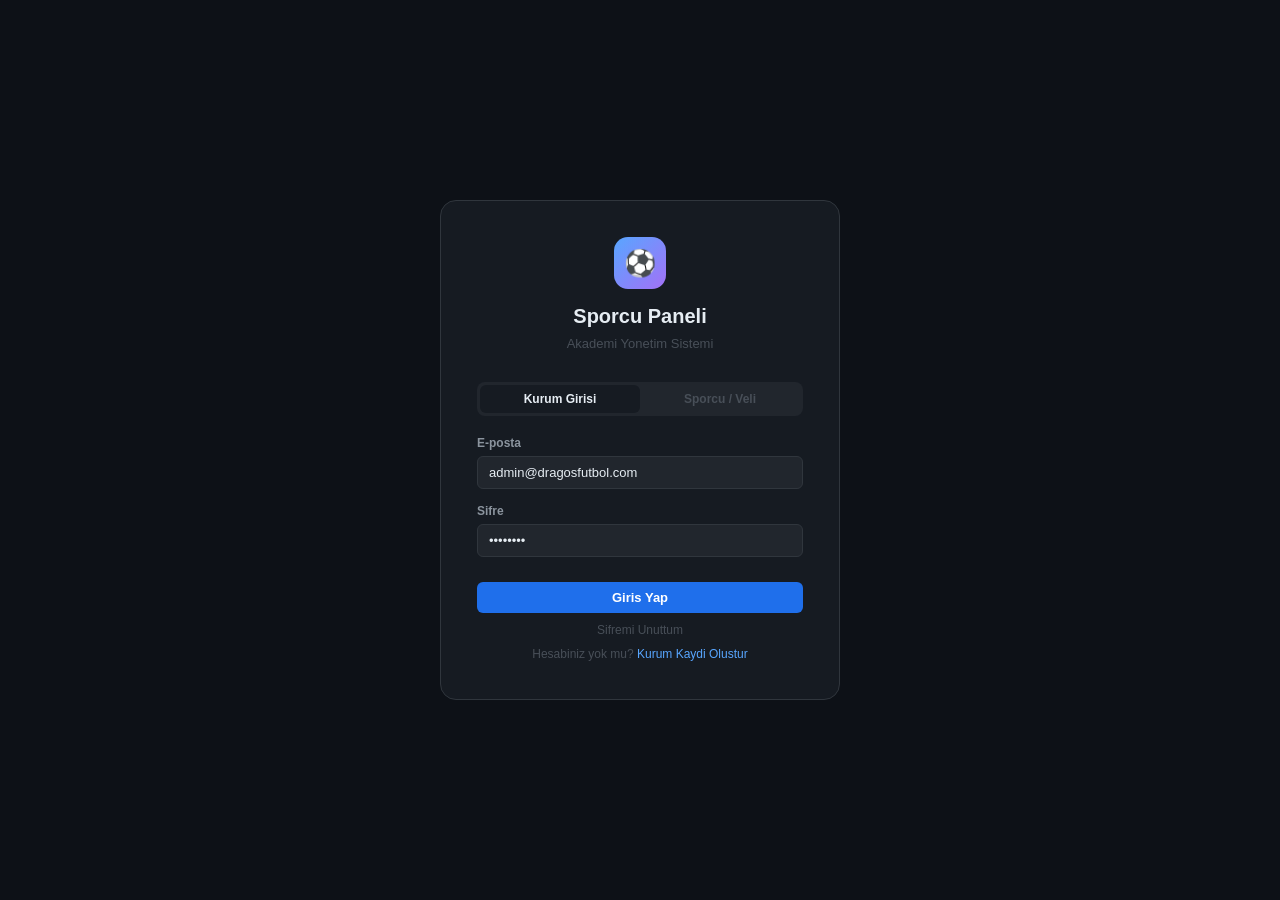
<file: index (2).html>
<!DOCTYPE html>
<html lang="tr">
<head>
<meta charset="UTF-8"/>
<meta name="viewport" content="width=device-width,initial-scale=1,maximum-scale=1,user-scalable=no"/>
<meta name="apple-mobile-web-app-capable" content="yes"/>
<title>Sporcu Paneli</title>
<style>
:root{--bg:#0d1117;--bg2:#161b22;--bg3:#21262d;--bg4:#2d333b;--border:#30363d;--border2:#444c56;--text:#e6edf3;--text2:#8b949e;--text3:#484f58;--blue:#58a6ff;--blue2:#1f6feb;--green:#3fb950;--red:#f85149;--yellow:#d29922;--purple:#a371f7;--r:10px;--r2:6px}
*{margin:0;padding:0;box-sizing:border-box;-webkit-tap-highlight-color:transparent}
html,body{height:100%;background:var(--bg);color:var(--text);font-family:-apple-system,BlinkMacSystemFont,Helvetica,sans-serif;font-size:14px;line-height:1.5;-webkit-font-smoothing:antialiased}
button{font-family:inherit;cursor:pointer}input,select,textarea{font-family:inherit}
::-webkit-scrollbar{width:3px}::-webkit-scrollbar-thumb{background:var(--border2);border-radius:3px}
#wrap{display:flex;height:100vh;overflow:hidden}
#side{width:220px;background:var(--bg2);border-right:1px solid var(--border);display:flex;flex-direction:column;flex-shrink:0;transition:transform .25s;z-index:200}
#main{flex:1;display:flex;flex-direction:column;overflow:hidden;min-width:0}
#bar{height:52px;background:var(--bg2);border-bottom:1px solid var(--border);display:flex;align-items:center;padding:0 16px;gap:10px;flex-shrink:0}
#page{flex:1;overflow-y:auto;padding:20px;-webkit-overflow-scrolling:touch}
#bnav{display:none;background:var(--bg2);border-top:1px solid var(--border);flex-shrink:0}
#overlay{display:none;position:fixed;inset:0;background:rgba(0,0,0,.6);z-index:150}
.slogo{padding:16px;border-bottom:1px solid var(--border);display:flex;align-items:center;gap:10px}
.slogo-icon{width:34px;height:34px;background:linear-gradient(135deg,#58a6ff,#a371f7);border-radius:9px;display:flex;align-items:center;justify-content:center;font-size:17px;flex-shrink:0}
.snav{flex:1;padding:8px;overflow-y:auto}
.nsec{font-size:10px;font-weight:700;color:var(--text3);letter-spacing:.08em;text-transform:uppercase;padding:8px 8px 3px}
.ni{display:flex;align-items:center;gap:9px;padding:8px 10px;border-radius:var(--r2);color:var(--text2);font-size:13px;font-weight:500;border:none;background:none;width:100%;text-align:left;margin-bottom:1px;cursor:pointer}
.ni:hover{background:var(--bg3);color:var(--text)}
.ni.on{background:rgba(88,166,255,.12);color:var(--blue);border:1px solid rgba(88,166,255,.2)}
.ni svg{width:15px;height:15px;flex-shrink:0}
.nbadge{margin-left:auto;background:var(--red);color:#fff;font-size:10px;font-weight:700;padding:1px 5px;border-radius:10px;min-width:16px;text-align:center}
.sfoot{padding:8px;border-top:1px solid var(--border)}
.ava{border-radius:50%;background:linear-gradient(135deg,#58a6ff,#a371f7);display:flex;align-items:center;justify-content:center;font-weight:700;color:#fff;flex-shrink:0}
.hbg{display:none;background:none;border:none;color:var(--text2);padding:4px;cursor:pointer}
.btitle{font-weight:700;font-size:15px;flex:1}
.ibtn{background:var(--bg3);border:1px solid var(--border);border-radius:var(--r2);padding:6px;color:var(--text2);display:flex;align-items:center;justify-content:center;cursor:pointer;position:relative}
.ibtn:hover{background:var(--bg4);color:var(--text)}
.dot{position:absolute;top:4px;right:4px;width:7px;height:7px;background:var(--red);border-radius:50%;border:2px solid var(--bg2)}
.bni{display:flex;height:54px;align-items:stretch}
.bni-btn{flex:1;display:flex;flex-direction:column;align-items:center;justify-content:center;gap:2px;background:none;border:none;color:var(--text3);font-size:10px;font-weight:600;cursor:pointer}
.bni-btn svg{width:20px;height:20px}
.bni-btn.on{color:var(--blue)}
.card{background:var(--bg2);border:1px solid var(--border);border-radius:var(--r);padding:18px}
.stat{background:var(--bg2);border:1px solid var(--border);border-radius:var(--r);padding:18px}
.sico{width:38px;height:38px;border-radius:9px;display:flex;align-items:center;justify-content:center;margin-bottom:10px}
.sico.b{background:rgba(88,166,255,.15)}.sico.g{background:rgba(63,185,80,.15)}.sico.y{background:rgba(210,153,34,.15)}.sico.r{background:rgba(248,81,73,.15)}.sico.p{background:rgba(163,113,247,.15)}
.sval{font-size:22px;font-weight:800;color:var(--text);line-height:1}
.slbl{font-size:11px;color:var(--text3);margin-top:3px}
.g4{display:grid;grid-template-columns:repeat(4,1fr);gap:14px}
.g3{display:grid;grid-template-columns:repeat(3,1fr);gap:14px}
.g2{display:grid;grid-template-columns:1fr 1fr;gap:14px}
.g21{display:grid;grid-template-columns:2fr 1fr;gap:14px}
.btn{display:inline-flex;align-items:center;gap:6px;padding:8px 14px;border-radius:var(--r2);font-size:13px;font-weight:600;border:none;cursor:pointer;white-space:nowrap}
.btn:active{opacity:.75}
.bp{background:var(--blue2);color:#fff}.bs{background:var(--bg3);color:var(--text2);border:1px solid var(--border)}.bd{background:rgba(248,81,73,.15);color:var(--red);border:1px solid rgba(248,81,73,.25)}.bsu{background:rgba(63,185,80,.15);color:var(--green);border:1px solid rgba(63,185,80,.25)}
.btn-sm{padding:5px 10px;font-size:12px}.btn-xs{padding:3px 8px;font-size:11px}
.w100{width:100%;justify-content:center}
.bg{display:inline-flex;align-items:center;padding:2px 8px;border-radius:20px;font-size:11px;font-weight:700}
.bg-g{background:rgba(63,185,80,.15);color:var(--green)}.bg-r{background:rgba(248,81,73,.15);color:var(--red)}.bg-y{background:rgba(210,153,34,.15);color:var(--yellow)}.bg-b{background:rgba(88,166,255,.15);color:var(--blue)}.bg-p{background:rgba(163,113,247,.15);color:var(--purple)}.bg-or{background:rgba(248,81,73,.2);color:#ff6b6b;border:1px solid rgba(248,81,73,.3)}
.tw{overflow-x:auto;border-radius:var(--r);border:1px solid var(--border)}
table{width:100%;border-collapse:collapse}
thead{background:var(--bg3)}
th{padding:10px 12px;text-align:left;font-size:11px;font-weight:700;color:var(--text3);letter-spacing:.05em;text-transform:uppercase;white-space:nowrap;border-bottom:1px solid var(--border)}
td{padding:10px 12px;border-bottom:1px solid var(--border);color:var(--text2);font-size:13px;vertical-align:middle}
tr:last-child td{border-bottom:none}
tbody tr:hover{background:var(--bg3)}
.tdn{color:var(--text);font-weight:600}
.fg{display:grid;grid-template-columns:1fr 1fr;gap:12px}
.fgr{display:flex;flex-direction:column;gap:4px}
.fgr.full{grid-column:1/-1}
label{font-size:12px;font-weight:600;color:var(--text2)}
input,select,textarea{background:var(--bg3);border:1px solid var(--border);border-radius:var(--r2);padding:8px 11px;color:var(--text);font-size:13px;outline:none;width:100%}
input:focus,select:focus,textarea:focus{border-color:var(--blue)}
input::placeholder,textarea::placeholder{color:var(--text3)}
select option{background:var(--bg3)}
textarea{resize:vertical;min-height:65px}
.sb{position:relative}.sb svg{position:absolute;left:9px;top:50%;transform:translateY(-50%);color:var(--text3);width:13px;height:13px;pointer-events:none}.sb input{padding-left:30px}
.fb{display:flex;gap:8px;align-items:center;flex-wrap:wrap;margin-bottom:14px}
.fs{background:var(--bg3);border:1px solid var(--border);border-radius:var(--r2);padding:6px 9px;color:var(--text2);font-size:12px;outline:none;-webkit-appearance:none}
.mo{position:fixed;inset:0;background:rgba(0,0,0,.75);z-index:1000;display:flex;align-items:center;justify-content:center;padding:12px}
.mb{background:var(--bg2);border:1px solid var(--border);border-radius:14px;width:100%;max-width:540px;max-height:92vh;overflow-y:auto;-webkit-overflow-scrolling:touch}
.mb-lg{max-width:680px}
.mh{padding:18px 20px 14px;border-bottom:1px solid var(--border);display:flex;align-items:center;justify-content:space-between;position:sticky;top:0;background:var(--bg2);z-index:1}
.mt2x{font-weight:800;font-size:15px}
.mcx{background:var(--bg3);border:1px solid var(--border);border-radius:var(--r2);padding:5px;color:var(--text2);display:flex;align-items:center;cursor:pointer}
.mbody{padding:18px 20px}
.mfoot{padding:14px 20px 18px;border-top:1px solid var(--border);display:flex;gap:8px;justify-content:flex-end}
.ph{margin-bottom:20px}
.sh{display:flex;align-items:center;justify-content:space-between;margin-bottom:18px;gap:10px;flex-wrap:wrap}
.stit{font-weight:800;font-size:19px}
.ssub{font-size:12px;color:var(--text3);margin-top:2px}
.al{padding:11px 13px;border-radius:var(--r2);display:flex;align-items:flex-start;gap:9px;font-size:13px;margin-bottom:12px}
.al-r{background:rgba(248,81,73,.1);border:1px solid rgba(248,81,73,.2);color:var(--red)}
.al-g{background:rgba(63,185,80,.1);border:1px solid rgba(63,185,80,.2);color:var(--green)}
#tc{position:fixed;top:14px;right:14px;z-index:9999;display:flex;flex-direction:column;gap:6px;pointer-events:none}
.toast{background:var(--bg2);border:1px solid var(--border);border-radius:var(--r2);padding:10px 14px;display:flex;align-items:center;gap:9px;font-size:13px;box-shadow:0 4px 20px rgba(0,0,0,.4);max-width:260px}
.toast.s{border-left:3px solid var(--green)}.toast.e{border-left:3px solid var(--red)}.toast.i{border-left:3px solid var(--blue)}
.pr{background:var(--bg3);border-radius:20px;height:5px;overflow:hidden}
.prb{height:100%;border-radius:20px}
.prb-b{background:var(--blue)}.prb-g{background:var(--green)}.prb-y{background:var(--yellow)}.prb-r{background:var(--red)}
.flex{display:flex}.fca{align-items:center}.fjb{justify-content:space-between}.fwrap{flex-wrap:wrap}.fcol{flex-direction:column}
.f1{flex:1}.gap1{gap:4px}.gap2{gap:8px}.gap3{gap:12px}
.mt1{margin-top:4px}.mt2{margin-top:8px}.mt3{margin-top:12px}.mt4{margin-top:16px}
.mb1{margin-bottom:4px}.mb2{margin-bottom:8px}.mb3{margin-bottom:12px}
.ts{font-size:11px}.tsm{font-size:12px}.tm{color:var(--text3)}.tw6{font-weight:700}
.tg{color:var(--green)}.tr2{color:var(--red)}.tb2{color:var(--blue)}.ty{color:var(--yellow)}
.trunc{overflow:hidden;text-overflow:ellipsis;white-space:nowrap}
.dn{display:none!important}
.dv{height:1px;background:var(--border);margin:14px 0}
.dr{display:flex;justify-content:space-between;align-items:center;padding:5px 0;font-size:13px}
.dl{color:var(--text3)}.dvl{color:var(--text);font-weight:500;text-align:right}
.dsec{margin-bottom:18px}
.dsec h4{font-size:11px;font-weight:700;color:var(--text3);text-transform:uppercase;letter-spacing:.06em;margin-bottom:8px;padding-bottom:5px;border-bottom:1px solid var(--border)}
.att-row{display:flex;align-items:center;gap:10px;padding:8px;background:var(--bg3);border-radius:var(--r2);margin-bottom:7px}
.att-btns{display:flex;gap:5px}
.att-b{padding:4px 9px;border-radius:5px;border:1px solid var(--border);background:var(--bg4);color:var(--text3);font-size:11px;font-weight:700;cursor:pointer}
.att-b.ap{border-color:var(--green);background:rgba(63,185,80,.2);color:var(--green)}
.att-b.al2{border-color:var(--yellow);background:rgba(210,153,34,.2);color:var(--yellow)}
.att-b.aa{border-color:var(--red);background:rgba(248,81,73,.2);color:var(--red)}
.mnav{display:flex;align-items:center;gap:8px}
.mnav button{background:var(--bg3);border:1px solid var(--border);border-radius:var(--r2);padding:5px 10px;color:var(--text2);font-size:14px;cursor:pointer}
.mnav span{font-weight:700;font-size:13px;min-width:120px;text-align:center}
.barchart{display:flex;align-items:flex-end;gap:5px;height:120px}
.barcol{display:flex;flex-direction:column;align-items:center;gap:3px;flex:1}
.bar{border-radius:3px 3px 0 0;width:100%;min-height:3px}
.barlbl{font-size:10px;color:var(--text3)}
.np{position:absolute;top:100%;right:0;width:290px;background:var(--bg2);border:1px solid var(--border);border-radius:var(--r);box-shadow:0 8px 24px rgba(0,0,0,.4);z-index:500;margin-top:6px;overflow:hidden}
.nph{padding:11px 13px;border-bottom:1px solid var(--border);font-weight:700;font-size:13px;display:flex;justify-content:space-between}
.npi{padding:10px 13px;border-bottom:1px solid var(--border);cursor:pointer}
.npi:hover{background:var(--bg3)}
.npit{font-size:12px;font-weight:600}.npis{font-size:11px;color:var(--text3);margin-top:1px}
#login{position:fixed;inset:0;background:var(--bg);display:flex;align-items:center;justify-content:center;z-index:999;padding:16px}
.lbox{background:var(--bg2);border:1px solid var(--border);border-radius:16px;padding:36px;width:100%;max-width:360px}
.llogo{text-align:center;margin-bottom:28px}
.llogo-i{width:52px;height:52px;background:linear-gradient(135deg,#58a6ff,#a371f7);border-radius:14px;display:flex;align-items:center;justify-content:center;font-size:26px;margin:0 auto 12px}
.lfg{margin-bottom:13px}
.ldem{background:var(--bg3);border:1px solid var(--border);border-radius:var(--r2);padding:9px 12px;font-size:12px;color:var(--text3);text-align:center;margin-top:14px}
@media(max-width:760px){
  #side{position:fixed;left:0;top:0;bottom:0;transform:translateX(-100%)}
  #side.open{transform:translateX(0)}
  #overlay.show{display:block}
  .hbg{display:flex;align-items:center;justify-content:center}
  #bnav{display:block}
  #page{padding:14px}
  .g4{grid-template-columns:1fr 1fr}.g3{grid-template-columns:1fr 1fr}.g2{grid-template-columns:1fr}.g21{grid-template-columns:1fr}
  .fg{grid-template-columns:1fr}.fgr.full{grid-column:1}
}
.modal-bg{display:none;position:fixed;inset:0;background:rgba(0,0,0,.7);z-index:500;align-items:flex-end;justify-content:center}
.modal-bg.show{display:flex}
.modal-box{background:var(--bg2);border-radius:16px 16px 0 0;width:100%;max-width:600px;max-height:90vh;display:flex;flex-direction:column}
.modal-hd{padding:16px;border-bottom:1px solid var(--border);display:flex;align-items:center;justify-content:space-between;flex-shrink:0}
.modal-body{padding:16px;overflow-y:auto;flex:1}
.modal-ft{padding:12px 16px;border-top:1px solid var(--border);display:flex;gap:8px;justify-content:flex-end;flex-shrink:0}
.modal-x{background:none;border:none;color:var(--text2);font-size:18px;cursor:pointer;padding:4px}
</style>
</head>
<body>
<div id="tc"></div>
<div id="login">
  <div class="lbox" style="max-width:400px">
    <div class="llogo">
      <div class="llogo-i">&#x26BD;</div>
      <h1 style="font-weight:800;font-size:20px">Sporcu Paneli</h1>
      <p style="color:var(--text3);font-size:13px;margin-top:3px">Akademi Yonetim Sistemi</p>
    </div>
    <div style="display:flex;background:var(--bg3);border-radius:8px;padding:3px;margin-bottom:18px">
      <button id="tab-admin" onclick="switchLoginTab('admin')" style="flex:1;padding:7px;border:none;border-radius:6px;font-size:12px;font-weight:700;cursor:pointer;background:var(--bg2);color:var(--text)">Kurum Girisi</button>
      <button id="tab-sporcu" onclick="switchLoginTab('sporcu')" style="flex:1;padding:7px;border:none;border-radius:6px;font-size:12px;font-weight:700;cursor:pointer;background:transparent;color:var(--text3)">Sporcu / Veli</button>
    </div>
    <div id="login-admin-form">
      <div class="lfg fgr"><label>E-posta</label><input type="email" id="le" value="admin@dragosfutbol.com"/></div>
      <div class="lfg fgr"><label>Sifre</label><input type="password" id="lp" value="admin123"/></div>
      <div id="lerr" class="al al-r dn" style="margin-top:8px">E-posta veya sifre hatali!</div>
      <button class="btn bp w100" style="margin-top:12px" onclick="doLogin()">Giris Yap</button>
      <div style="text-align:center;margin-top:8px;font-size:12px;color:var(--text3)"><button onclick="showForgotPassword('admin')" style="background:none;border:none;color:var(--text3);cursor:pointer;font-size:12px;padding:0">Sifremi Unuttum</button></div>
      <div style="text-align:center;margin-top:6px;font-size:12px;color:var(--text3)">Hesabiniz yok mu? <button onclick="showRegister()" style="background:none;border:none;color:var(--blue);cursor:pointer;font-size:12px;padding:0">Kurum Kaydi Olustur</button></div>
    </div>
    <div id="login-sporcu-form" style="display:none">
      <div class="lfg fgr"><label>TC Kimlik No</label><input type="text" id="ls-tc" maxlength="11" placeholder="11 haneli TC kimlik"/></div>
      <div class="lfg fgr"><label>Sifre</label><input type="password" id="ls-pass" placeholder="Sifreniz"/></div>
      <div id="ls-err" class="al al-r dn" style="margin-top:8px">TC kimlik veya sifre hatali!</div>
      <button class="btn bp w100" style="margin-top:12px" onclick="doSporcuLogin()">Sporcu Girisi</button>
      <div style="text-align:center;margin-top:8px;font-size:12px;color:var(--text3)"><button onclick="showForgotPassword('sporcu')" style="background:none;border:none;color:var(--text3);cursor:pointer;font-size:12px;padding:0">Sifremi Unuttum</button></div>
    </div>
  </div>
</div>

<div id="loading-overlay" style="display:none;position:fixed;inset:0;background:rgba(13,17,23,.85);z-index:9990;align-items:center;justify-content:center;flex-direction:column;gap:12px">
  <div style="width:36px;height:36px;border:3px solid var(--border);border-top-color:var(--blue);border-radius:50%;animation:spin .7s linear infinite"></div>
  <div style="color:var(--text2);font-size:13px" id="loading-msg">Yukleniyor...</div>
</div>
<style>@keyframes spin{to{transform:rotate(360deg)}}.modal-bg{display:none;position:fixed;inset:0;background:rgba(0,0,0,.7);z-index:500;align-items:flex-end;justify-content:center}
.modal-bg.show{display:flex}
.modal-box{background:var(--bg2);border-radius:16px 16px 0 0;width:100%;max-width:600px;max-height:90vh;display:flex;flex-direction:column}
.modal-hd{padding:16px;border-bottom:1px solid var(--border);display:flex;align-items:center;justify-content:space-between;flex-shrink:0}
.modal-body{padding:16px;overflow-y:auto;flex:1}
.modal-ft{padding:12px 16px;border-top:1px solid var(--border);display:flex;gap:8px;justify-content:flex-end;flex-shrink:0}
.modal-x{background:none;border:none;color:var(--text2);font-size:18px;cursor:pointer;padding:4px}
</style>
<div id="sporcu-portal" style="display:none;position:fixed;inset:0;background:var(--bg);z-index:998;overflow-y:auto;-webkit-overflow-scrolling:touch">
  <div style="max-width:600px;margin:0 auto;padding:16px">
    <div style="display:flex;align-items:center;justify-content:space-between;padding:12px 0;margin-bottom:16px;border-bottom:1px solid var(--border)">
      <div style="display:flex;align-items:center;gap:10px">
        <div class="slogo-icon" style="width:30px;height:30px;font-size:14px">&#x26BD;</div>
        <div id="sp-orgname" style="font-weight:700;font-size:13px">Akademi</div>
      </div>
      <div style="display:flex;align-items:center;gap:8px">
        <div id="sp-avatar" class="ava" style="width:30px;height:30px;font-size:11px">S</div>
        <button onclick="doSporcuLogout()" style="background:var(--bg3);border:1px solid var(--border);border-radius:6px;padding:5px 10px;color:var(--text2);font-size:12px;cursor:pointer">Cikis</button>
      </div>
    </div>
    <div id="sp-tabs" style="display:flex;background:var(--bg2);border:1px solid var(--border);border-radius:8px;padding:3px;margin-bottom:16px;gap:2px">
      <button class="sp-tab-btn active" onclick="spTab(&quot;profil&quot;)" id="sptab-profil" style="flex:1;padding:7px 4px;border:none;border-radius:6px;font-size:11px;font-weight:700;cursor:pointer;background:var(--blue2);color:#fff">Profil</button>
      <button class="sp-tab-btn" onclick="spTab(&quot;yoklama&quot;)" id="sptab-yoklama" style="flex:1;padding:7px 4px;border:none;border-radius:6px;font-size:11px;font-weight:700;cursor:pointer;background:transparent;color:var(--text3)">Yoklama</button>
      <button class="sp-tab-btn" onclick="spTab(&quot;odemeler&quot;)" id="sptab-odemeler" style="flex:1;padding:7px 4px;border:none;border-radius:6px;font-size:11px;font-weight:700;cursor:pointer;background:transparent;color:var(--text3)">Odemeler</button>
      <button class="sp-tab-btn" onclick="spTab(&quot;odeme-yap&quot;)" id="sptab-odeme-yap" style="flex:1;padding:7px 4px;border:none;border-radius:6px;font-size:11px;font-weight:700;cursor:pointer;background:transparent;color:var(--text3)">Odeme Yap</button>
    </div>
    <div id="sp-content"></div>
  </div>
</div>
<div id="wrap" class="dn">
  <div id="overlay" onclick="closeSide()"></div>
  <div id="side">
    <div class="slogo">
      <div class="slogo-icon">&#x26BD;</div>
      <div><div style="font-weight:700;font-size:13px" id="sn">Dragos Futbol</div><div style="font-size:11px;color:var(--text3)">Akademisi</div></div>
    </div>
    <nav class="snav">
      <div class="nsec">Ana Menu</div>
      <button class="ni on" id="nav-dashboard" onclick="go('dashboard')"><svg fill="none" stroke="currentColor" viewBox="0 0 24 24"><path stroke-linecap="round" stroke-linejoin="round" stroke-width="2" d="M3 12l2-2m0 0l7-7 7 7M5 10v10a1 1 0 001 1h3m10-11l2 2m-2-2v10a1 1 0 01-1 1h-3m-6 0a1 1 0 001-1v-4a1 1 0 011-1h2a1 1 0 011 1v4a1 1 0 001 1m-6 0h6"/></svg>Gosterge</button>
      <button class="ni" id="nav-athletes" onclick="go('athletes')"><svg fill="none" stroke="currentColor" viewBox="0 0 24 24"><path stroke-linecap="round" stroke-linejoin="round" stroke-width="2" d="M17 20h5v-2a3 3 0 00-5.356-1.857M17 20H7m10 0v-2c0-.656-.126-1.283-.356-1.857M7 20H2v-2a3 3 0 015.356-1.857M7 20v-2c0-.656.126-1.283.356-1.857m0 0a5.002 5.002 0 019.288 0"/></svg>Sporcular<span class="nbadge dn" id="abadge">0</span></button>
      <button class="ni" id="nav-payments" onclick="go('payments')"><svg fill="none" stroke="currentColor" viewBox="0 0 24 24"><path stroke-linecap="round" stroke-linejoin="round" stroke-width="2" d="M12 8c-1.657 0-3 .895-3 2s1.343 2 3 2 3 .895 3 2-1.343 2-3 2m0-8c1.11 0 2.08.402 2.599 1M12 8V7m0 1v8m0 0v1m0-1c-1.11 0-2.08-.402-2.599-1M21 12a9 9 0 11-18 0 9 9 0 0118 0z"/></svg>Odemeler<span class="nbadge dn" id="pbadge">0</span></button>
      <button class="ni" id="nav-accounting" onclick="go('accounting')"><svg fill="none" stroke="currentColor" viewBox="0 0 24 24"><path stroke-linecap="round" stroke-linejoin="round" stroke-width="2" d="M9 19v-6a2 2 0 00-2-2H5a2 2 0 00-2 2v6a2 2 0 002 2h2a2 2 0 002-2zm0 0V9a2 2 0 012-2h2a2 2 0 012 2v10m-6 0a2 2 0 002 2h2a2 2 0 002-2m0 0V5a2 2 0 012-2h2a2 2 0 012 2v14a2 2 0 01-2 2h-2a2 2 0 01-2-2z"/></svg>Muhasebe</button>
      <button class="ni" id="nav-attendance" onclick="go('attendance')"><svg fill="none" stroke="currentColor" viewBox="0 0 24 24"><path stroke-linecap="round" stroke-linejoin="round" stroke-width="2" d="M9 5H7a2 2 0 00-2 2v12a2 2 0 002 2h10a2 2 0 002-2V7a2 2 0 00-2-2h-2M9 5a2 2 0 002 2h2a2 2 0 002-2M9 5a2 2 0 012-2h2a2 2 0 012 2m-6 9l2 2 4-4"/></svg>Devam Takibi</button>
      <div class="nsec">Yonetim</div>
      <button class="ni" id="nav-coaches" onclick="go('coaches')"><svg fill="none" stroke="currentColor" viewBox="0 0 24 24"><path stroke-linecap="round" stroke-linejoin="round" stroke-width="2" d="M5.121 17.804A13.937 13.937 0 0112 16c2.5 0 4.847.655 6.879 1.804M15 10a3 3 0 11-6 0 3 3 0 016 0zm6 2a9 9 0 11-18 0 9 9 0 0118 0z"/></svg>Antrenorler</button>
      <button class="ni" id="nav-messages" onclick="go('messages')"><svg fill="none" stroke="currentColor" viewBox="0 0 24 24"><path stroke-linecap="round" stroke-linejoin="round" stroke-width="2" d="M8 10h.01M12 10h.01M16 10h.01M9 16H5a2 2 0 01-2-2V6a2 2 0 012-2h14a2 2 0 012 2v8a2 2 0 01-2 2h-5l-5 5v-5z"/></svg>Mesajlar<span class="nbadge dn" id="mbadge">0</span></button>
      <button class="ni" id="nav-settings" onclick="go('settings')"><svg fill="none" stroke="currentColor" viewBox="0 0 24 24"><path stroke-linecap="round" stroke-linejoin="round" stroke-width="2" d="M10.325 4.317c.426-1.756 2.924-1.756 3.35 0a1.724 1.724 0 002.573 1.066c1.543-.94 3.31.826 2.37 2.37a1.724 1.724 0 001.065 2.572c1.756.426 1.756 2.924 0 3.35a1.724 1.724 0 00-1.066 2.573c.94 1.543-.826 3.31-2.37 2.37a1.724 1.724 0 00-2.572 1.065c-.426 1.756-2.924 1.756-3.35 0a1.724 1.724 0 00-2.573-1.066c-1.543.94-3.31-.826-2.37-2.37a1.724 1.724 0 00-1.065-2.572c-1.756-.426-1.756-2.924 0-3.35a1.724 1.724 0 001.066-2.573c-.94-1.543.826-3.31 2.37-2.37.996.608 2.296.07 2.572-1.065z"/><path stroke-linecap="round" stroke-linejoin="round" stroke-width="2" d="M15 12a3 3 0 11-6 0 3 3 0 016 0z"/></svg>Ayarlar</button>
    </nav>
    <div class="sfoot">
      <div class="flex fca gap2" style="padding:8px 10px">
        <div class="ava" style="width:30px;height:30px;font-size:11px" id="sava">A</div>
        <div><div style="font-size:12px;font-weight:600" id="suname">Admin</div><div class="ts tm">Yonetici</div></div>
        <button onclick="doLogout()" style="margin-left:auto;background:none;border:none;color:var(--text3);cursor:pointer;display:flex;align-items:center;padding:4px">
          <svg width="14" height="14" fill="none" stroke="currentColor" viewBox="0 0 24 24"><path stroke-linecap="round" stroke-linejoin="round" stroke-width="2" d="M17 16l4-4m0 0l-4-4m4 4H7m6 4v1a3 3 0 01-3 3H6a3 3 0 01-3-3V7a3 3 0 013-3h4a3 3 0 013 3v1"/></svg>
        </button>
      </div>
    </div>
  </div>
  <div id="main">
    <div id="bar">
      <button class="hbg" onclick="openSide()"><svg width="20" height="20" fill="none" stroke="currentColor" viewBox="0 0 24 24"><path stroke-linecap="round" stroke-linejoin="round" stroke-width="2" d="M4 6h16M4 12h16M4 18h16"/></svg></button>
      <div class="btitle" id="btit">Gosterge Paneli</div>
      <div style="position:relative">
        <button class="ibtn" onclick="toggleNotif()" id="nbtn"><svg width="15" height="15" fill="none" stroke="currentColor" viewBox="0 0 24 24"><path stroke-linecap="round" stroke-linejoin="round" stroke-width="2" d="M15 17h5l-1.405-1.405A2.032 2.032 0 0118 14.158V11a6.002 6.002 0 00-4-5.659V5a2 2 0 10-4 0v.341C7.67 6.165 6 8.388 6 11v3.159c0 .538-.214 1.055-.595 1.436L4 17h5m6 0v1a3 3 0 11-6 0v-1m6 0H9"/></svg><span class="dot dn" id="ndot"></span></button>
        <div class="np dn" id="npanel"></div>
      </div>
      <button class="ibtn" onclick="exportAll()" title="Aktar"><svg width="15" height="15" fill="none" stroke="currentColor" viewBox="0 0 24 24"><path stroke-linecap="round" stroke-linejoin="round" stroke-width="2" d="M4 16v1a3 3 0 003 3h10a3 3 0 003-3v-1m-4-4l-4 4m0 0l-4-4m4 4V4"/></svg></button>
    </div>
    <div id="page"></div>
    <div id="bnav">
      <div class="bni">
        <button class="bni-btn on" id="bn-dashboard" onclick="go('dashboard')"><svg fill="none" stroke="currentColor" viewBox="0 0 24 24"><path stroke-linecap="round" stroke-linejoin="round" stroke-width="2" d="M3 12l2-2m0 0l7-7 7 7M5 10v10a1 1 0 001 1h3m10-11l2 2m-2-2v10a1 1 0 01-1 1h-3m-6 0a1 1 0 001-1v-4a1 1 0 011-1h2a1 1 0 011 1v4a1 1 0 001 1m-6 0h6"/></svg>Panel</button>
        <button class="bni-btn" id="bn-athletes" onclick="go('athletes')"><svg fill="none" stroke="currentColor" viewBox="0 0 24 24"><path stroke-linecap="round" stroke-linejoin="round" stroke-width="2" d="M17 20h5v-2a3 3 0 00-5.356-1.857M17 20H7m10 0v-2c0-.656-.126-1.283-.356-1.857M7 20H2v-2a3 3 0 015.356-1.857M7 20v-2c0-.656.126-1.283.356-1.857m0 0a5.002 5.002 0 019.288 0"/></svg>Sporcular</button>
        <button class="bni-btn" id="bn-payments" onclick="go('payments')"><svg fill="none" stroke="currentColor" viewBox="0 0 24 24"><path stroke-linecap="round" stroke-linejoin="round" stroke-width="2" d="M12 8c-1.657 0-3 .895-3 2s1.343 2 3 2 3 .895 3 2-1.343 2-3 2m0-8c1.11 0 2.08.402 2.599 1M12 8V7m0 1v8m0 0v1m0-1c-1.11 0-2.08-.402-2.599-1M21 12a9 9 0 11-18 0 9 9 0 0118 0z"/></svg>Odemeler</button>
        <button class="bni-btn" id="bn-attendance" onclick="go('attendance')"><svg fill="none" stroke="currentColor" viewBox="0 0 24 24"><path stroke-linecap="round" stroke-linejoin="round" stroke-width="2" d="M9 5H7a2 2 0 00-2 2v12a2 2 0 002 2h10a2 2 0 002-2V7a2 2 0 00-2-2h-2M9 5a2 2 0 002 2h2a2 2 0 002-2M9 5a2 2 0 012-2h2a2 2 0 012 2m-6 9l2 2 4-4"/></svg>Devam</button>
        <button class="bni-btn" id="bn-coaches" onclick="go('coaches')"><svg fill="none" stroke="currentColor" viewBox="0 0 24 24"><path stroke-linecap="round" stroke-linejoin="round" stroke-width="2" d="M5.121 17.804A13.937 13.937 0 0112 16c2.5 0 4.847.655 6.879 1.804M15 10a3 3 0 11-6 0 3 3 0 016 0zm6 2a9 9 0 11-18 0 9 9 0 0118 0z"/></svg>Antrenor</button>
      </div>
    </div>
  </div>
</div>
<div id="modal" class="modal-bg">
  <div class="modal-box">
    <div class="modal-hd">
      <div class="tw6" id="modal-title">Modal</div>
      <button class="modal-x" onclick="closeModal()">&#x2715;</button>
    </div>
    <div class="modal-body" id="modal-body"></div>
    <div class="modal-ft" id="modal-footer"></div>
  </div>
</div>
<div id="mc"></div>
<script>
// ============================================================
// SUPABASE CONFIG
// ============================================================
var SUPA_URL = 'https://wfarbydojxtufnkjuhtc.supabase.co';
var SUPA_KEY = 'sb_publishable_w1_nXk_7TM1ePWHMN2CDcQ_1ufk0kYC';

async function supa(table, method, data, filters) {
  let url = SUPA_URL + '/rest/v1/' + table;
  let params = [];
  if (filters) {
    Object.keys(filters).forEach(function(k){ params.push(k + '=eq.' + encodeURIComponent(filters[k])); });
  }
  if (method === 'GET' && params.length) url += '?' + params.join('&');
  if (method === 'GET') url += (url.includes('?') ? '&' : '?') + 'order=created_at.desc&limit=1000';
  
  var realMethod = (method === 'UPSERT') ? 'POST' : method;
  var headers = {
    'apikey': SUPA_KEY,
    'Authorization': 'Bearer ' + SUPA_KEY,
    'Content-Type': 'application/json',
    'Accept': 'application/json',
    'X-Client-Info': 'sporcu-paneli/1.0'
  };
  if (method === 'UPSERT') headers['Prefer'] = 'resolution=merge-duplicates,return=representation';
  else if (method === 'POST') headers['Prefer'] = 'return=representation';
  else if (method === 'PATCH') headers['Prefer'] = 'return=representation';
  
  var opts = { method: realMethod, headers: headers, mode: 'cors' };
  if (data && method !== 'GET') opts.body = JSON.stringify(data);
  
  try {
    var res = await fetch(url, opts);
    if (!res.ok) {
      var err = await res.text();
      console.error('Supabase error ' + res.status + ':', err);
      return null;
    }
    var text = await res.text();
    return text ? JSON.parse(text) : [];
  } catch(e) {
    console.error('Supabase fetch error:', e.message || e);
    return null;
  }
}

async function supaGet(table, filters) { return await supa(table, 'GET', null, filters); }
async function supaPost(table, data) { return await supa(table, 'POST', data); }
async function supaUpsert(table, data) { return await supa(table, 'UPSERT', Array.isArray(data)?data:[data]); }
async function supaDelete(table, filters) {
  let url = SUPA_URL + '/rest/v1/' + table + '?';
  let params = Object.keys(filters).map(function(k){ return k + '=eq.' + encodeURIComponent(filters[k]); });
  url += params.join('&');
  var res = await fetch(url, {
    method: 'DELETE',
    headers: { 'apikey': SUPA_KEY, 'Authorization': 'Bearer ' + SUPA_KEY, 'Prefer': 'return=representation' }
  });
  return res.ok;
}
async function supaPatch(table, data, filters) {
  let url = SUPA_URL + '/rest/v1/' + table + '?';
  let params = Object.keys(filters).map(function(k){ return k + '=eq.' + encodeURIComponent(filters[k]); });
  url += params.join('&');
  var res = await fetch(url, {
    method: 'PATCH',
    headers: { 'apikey': SUPA_KEY, 'Authorization': 'Bearer ' + SUPA_KEY, 'Content-Type': 'application/json', 'Prefer': 'return=representation' },
    body: JSON.stringify(data)
  });
  return res.ok ? await res.json() : null;
}

// Loading overlay
function showLoading() {
  var el = document.getElementById('loading-overlay');
  if (el) el.style.display = 'flex';
}
function hideLoading() {
  var el = document.getElementById('loading-overlay');
  if (el) el.style.display = 'none';
}

var EM = {'&':'&amp;','<':'&lt;','>':'&gt;','"':'&quot;'};
function esc(s) {
  var r = String(s || ''), k = Object.keys(EM);
  for (var i = 0; i < k.length; i++) {
    var re = k[i] === '&' ? /&/g : k[i] === '<' ? /\x3C/g : k[i] === '>' ? /\x3E/g : /"/g;
    r = r.replace(re, EM[k[i]]);
  }
  return r;
}
function fmtN(n) { return (Number(n) || 0).toLocaleString('tr-TR'); }
function fmtD(d) { if (!d) return '-'; var p = String(d).split('-'); if (p.length < 3) return d; return p[2] + '.' + p[1] + '.' + p[0]; }
function age(b) { if (!b) return '-'; return String(Math.floor((Date.now() - new Date(b).getTime()) / 31557600000)); }
function uid() { return Date.now().toString(36) + Math.random().toString(36).slice(2, 5); }
function tod() { return new Date().toISOString().slice(0, 10); }
function ini(n) { var parts = String(n || '').split(' '), r = ''; for (var i = 0; i < parts.length; i++) { if (parts[i]) r += parts[i][0].toUpperCase(); } return r.slice(0, 2) || '?'; }
function scolor(s) {
  var m = {Futbol:'#58a6ff',Basketbol:'#d29922',Yuzme:'#39d353',Voleybol:'#a371f7',Atletizm:'#3fb950',Gures:'#f85149',Boks:'#f97316'};
  var k = String(s || '').replace(/u/g, 'u').replace(/s/g, 's');
  return m[k] || '#8b949e';
}
function semi(s) {
  var sp = String(s || '');
  if (sp.indexOf('Futbol') >= 0) return '&#x26BD;';
  if (sp.indexOf('Basketbol') >= 0) return '&#x1F3C0;';
  if (sp.indexOf('Yuzme') >= 0 || sp.indexOf('uzme') >= 0) return '&#x1F3CA;';
  if (sp.indexOf('Voleybol') >= 0) return '&#x1F3D0;';
  if (sp.indexOf('Atletizm') >= 0) return '&#x1F3C3;';
  return '&#x1F3C5;';
}
function pln(p) { var m = {monthly:'Aylik',quarterly:'3 Aylik',semester:'6 Aylik',yearly:'Yillik'}; return m[p] || p || '-'; }
function stl(s) { var m = {active:'Aktif',inactive:'Pasif',completed:'Tamamlandi',pending:'Bekliyor',overdue:'Gecikmis',cancelled:'Iptal'}; return m[s] || s || '-'; }
function stc(s) { var m = {active:'bg-g',inactive:'bg-r',completed:'bg-g',pending:'bg-y',overdue:'bg-or',cancelled:'bg-r'}; return m[s] || 'bg-b'; }
function mname(i) { var a = ['Oca','Sub','Mar','Nis','May','Haz','Tem','Agu','Eyl','Eki','Kas','Ara']; return a[i] || ''; }
function mfull(i) { var a = ['Ocak','Subat','Mart','Nisan','Mayis','Haziran','Temmuz','Agustos','Eylul','Ekim','Kasim','Aralik']; return a[i] || ''; }
function gv(id) { var el = document.getElementById(id); return el ? String(el.value || '').trim() : ''; }
function gvn(id) { return parseFloat(gv(id)) || 0; }
function row(lbl, val) { return '<div class="dr"><span class="dl">' + esc(lbl) + '\x3C/span><span class="dvl">' + val + '\x3C/span>\x3C/div>'; }

function load(k, d) { try { var v = localStorage.getItem(k); return v ? JSON.parse(v) : d; } catch (e) { return d; } }
function save(k, v) { try { localStorage.setItem(k, JSON.stringify(v)); } catch (e) {} }
// Namespace-aware wrappers (used after login)
function loadT(k, d) { return loadNS ? loadNS(k, d) : load(k, d); }
function saveT(k, v) { if (saveNS) saveNS(k, v); else save(k, v); }

var DA = [
  {id:'1',fn:'Ahmet',ln:'Yilmaz',tc:'12345678901',bd:'2010-03-15',gn:'Erkek',ph:'0532 123 4567',em:'ahmet@email.com',sp:'Futbol',cat:'Kucuk',lic:'DFA-2024-001',rd:'2024-01-15',st:'active',pp:'monthly',fee:1500,nt:'Sol ayak forvet.',ci:'1',pn:'Ali Yilmaz',pp2:'0532 999 0001'},
  {id:'2',fn:'Mehmet',ln:'Kaya',tc:'23456789012',bd:'2009-07-22',gn:'Erkek',ph:'0533 234 5678',em:'mehmet@email.com',sp:'Futbol',cat:'Kucuk',lic:'DFA-2024-002',rd:'2024-01-20',st:'active',pp:'quarterly',fee:1500,nt:'Kaleci.',ci:'1',pn:'Kemal Kaya',pp2:'0533 999 0002'},
  {id:'3',fn:'Ayse',ln:'Demir',tc:'34567890123',bd:'2011-11-05',gn:'Kiz',ph:'0534 345 6789',em:'ayse@email.com',sp:'Futbol',cat:'Yildiz',lic:'DFA-2024-003',rd:'2024-02-01',st:'active',pp:'monthly',fee:1200,nt:'Orta saha kaptan.',ci:'2',pn:'Fatma Demir',pp2:'0534 999 0003'},
  {id:'4',fn:'Zeynep',ln:'Sahin',tc:'45678901234',bd:'2008-05-18',gn:'Kiz',ph:'0535 456 7890',em:'zeynep@email.com',sp:'Basketbol',cat:'Genc',lic:'DFA-2024-004',rd:'2024-02-10',st:'inactive',pp:'monthly',fee:1800,nt:'Sezon dondurdu.',ci:'2',pn:'Huseyin Sahin',pp2:'0535 999 0004'},
  {id:'5',fn:'Can',ln:'Ozdemir',tc:'56789012345',bd:'2012-09-30',gn:'Erkek',ph:'0536 567 8901',em:'can@email.com',sp:'Futbol',cat:'Minik',lic:'DFA-2024-005',rd:'2024-03-01',st:'active',pp:'semester',fee:1000,nt:'Yeni baslayanlar.',ci:'1',pn:'Bulent Ozdemir',pp2:'0536 999 0005'},
  {id:'6',fn:'Ela',ln:'Yildiz',tc:'67890123456',bd:'2010-12-12',gn:'Kiz',ph:'0537 678 9012',em:'ela@email.com',sp:'Yuzme',cat:'Kucuk',lic:'DFA-2024-006',rd:'2024-03-15',st:'active',pp:'yearly',fee:1500,nt:'Defans disiplinli.',ci:'3',pn:'Selin Yildiz',pp2:'0537 999 0006'},
  {id:'7',fn:'Burak',ln:'Arslan',tc:'78901234567',bd:'2009-04-20',gn:'Erkek',ph:'0538 789 0123',em:'burak@email.com',sp:'Atletizm',cat:'Kucuk',lic:'DFA-2024-007',rd:'2024-03-20',st:'active',pp:'monthly',fee:1300,nt:'Sprint agirlikli.',ci:'3',pn:'Serkan Arslan',pp2:'0538 999 0007'}
];
var DP = [
  {id:'1',aid:'1',an:'Ahmet Yilmaz',amt:1500,dt:'2024-03-01',ty:'income',cat:'Aidat',ds:'Mart aidati',st:'completed',inv:'INV-2024-001'},
  {id:'2',aid:'2',an:'Mehmet Kaya',amt:4500,dt:'2024-03-01',ty:'income',cat:'Aidat',ds:'3 aylik aidat',st:'completed',inv:'INV-2024-002'},
  {id:'3',aid:'3',an:'Ayse Demir',amt:1200,dt:'2024-03-05',ty:'income',cat:'Aidat',ds:'Mart aidati',st:'pending',inv:'INV-2024-003',dd:'2024-04-05'},
  {id:'4',aid:'',an:'',amt:5000,dt:'2024-03-01',ty:'expense',cat:'Kira',ds:'Mart kirasi',st:'completed',inv:'EXP-2024-001'},
  {id:'5',aid:'',an:'',amt:1200,dt:'2024-03-05',ty:'expense',cat:'Elektrik',ds:'Mart elektrik',st:'completed',inv:'EXP-2024-002'},
  {id:'6',aid:'5',an:'Can Ozdemir',amt:6000,dt:'2024-03-01',ty:'income',cat:'Aidat',ds:'6 aylik aidat',st:'completed',inv:'INV-2024-004'},
  {id:'7',aid:'6',an:'Ela Yildiz',amt:18000,dt:'2024-03-01',ty:'income',cat:'Aidat',ds:'Yillik aidat',st:'completed',inv:'INV-2024-005'},
  {id:'8',aid:'',an:'',amt:3500,dt:'2024-03-10',ty:'expense',cat:'Malzeme',ds:'Futbol topu',st:'completed',inv:'EXP-2024-003'},
  {id:'9',aid:'1',an:'Ahmet Yilmaz',amt:1500,dt:'2024-04-01',ty:'income',cat:'Aidat',ds:'Nisan aidati',st:'overdue',inv:'INV-2024-006',dd:'2024-04-05'},
  {id:'10',aid:'3',an:'Ayse Demir',amt:1200,dt:'2024-04-05',ty:'income',cat:'Aidat',ds:'Nisan aidati',st:'overdue',inv:'INV-2024-007',dd:'2024-04-10'},
  {id:'11',aid:'7',an:'Burak Arslan',amt:1300,dt:'2024-04-01',ty:'income',cat:'Aidat',ds:'Nisan aidati',st:'pending',inv:'INV-2024-008',dd:'2024-04-15'}
];
var DC = [
  {id:'1',fn:'Murat',ln:'Celik',ph:'0541 111 2233',em:'murat@drg.com',sp:'Futbol',sal:8000,st:'active',sd:'2023-09-01',nt:'Bas antrenor, UEFA B lisansli.'},
  {id:'2',fn:'Selin',ln:'Kara',ph:'0542 222 3344',em:'selin@drg.com',sp:'Basketbol',sal:6500,st:'active',sd:'2023-09-01',nt:'Kadin takimi sorumlusu.'},
  {id:'3',fn:'Okan',ln:'Dogan',ph:'0543 333 4455',em:'okan@drg.com',sp:'Yuzme/Atletizm',sal:7000,st:'active',sd:'2024-01-15',nt:'Bireysel sporlar antrenoru.'}
];
var DM = [
  {id:'1',fr:'Murat Celik',role:'Antrenor',sub:'Ahmet Yilmaz notlari',body:'Ahmet bu hafta performansini artirdi, turnuva icin hazir gorunuyor.',dt:'2024-04-10',rd:false},
  {id:'2',fr:'Ali Yilmaz',role:'Veli',sub:'Odeme hakkinda',body:'Nisan odemesini hafta ici yapacagim, bilginize.',dt:'2024-04-09',rd:false},
  {id:'3',fr:'Selin Kara',role:'Antrenor',sub:'Zeynep Sahin',body:'Zeynep tekrar aktif olmak istedigini bildirdi.',dt:'2024-04-08',rd:true}
];

var athletes = [], payments = [], coaches = [], attData = {}, messages = [], settings = {};

async function loadOrgData() {
  showLoading();
  try {
    var oid = currentOrgId;
    var [aths, pays, coachs, atts, msgs, sets] = await Promise.all([
      supaGet('athletes', {org_id: oid}),
      supaGet('payments', {org_id: oid}),
      supaGet('coaches', {org_id: oid}),
      supaGet('attendance', {org_id: oid}),
      supaGet('messages', {org_id: oid}),
      supaGet('settings', {org_id: oid})
    ]);
    athletes = (aths||[]).map(dbToAth);
    payments = (pays||[]).map(dbToPay);
    coaches = (coachs||[]).map(dbToCoach);
    // rebuild attData object: {date: {athleteId: status}}
    attData = {};
    (atts||[]).forEach(function(r) {
      if (!attData[r.att_date]) attData[r.att_date] = {};
      attData[r.att_date][r.athlete_id] = r.status;
    });
    messages = (msgs||[]).map(dbToMsg);
    var org = getOrgById(currentOrgId);
    settings = sets && sets[0] ? dbToSettings(sets[0]) : {schoolName: org ? org.name : 'Akademi'};
  } catch(e) {
    console.error('loadOrgData error:', e);
  }
  hideLoading();
}

// DB row mappers (snake_case -> camelCase/short keys)
function dbToAth(r) { return {id:r.id,fn:r.fn,ln:r.ln,tc:r.tc,bd:r.bd,gn:r.gn,ph:r.ph,em:r.em,sp:r.sp,cat:r.cat,lic:r.lic,rd:r.rd,st:r.st,pp:r.pp,fee:r.fee,nt:r.nt,ci:r.ci,pn:r.pn,pp2:r.pp2,spPass:r.sp_pass}; }
function athToDB(a,oid) { return {id:a.id,org_id:oid||currentOrgId,fn:a.fn,ln:a.ln,tc:a.tc,bd:a.bd,gn:a.gn,ph:a.ph,em:a.em,sp:a.sp,cat:a.cat,lic:a.lic,rd:a.rd,st:a.st,pp:a.pp,fee:a.fee,nt:a.nt,ci:a.ci,pn:a.pn,pp2:a.pp2,sp_pass:a.spPass}; }
function dbToPay(r) { return {id:r.id,aid:r.aid,an:r.an,amt:r.amt,dt:r.dt,ty:r.ty,cat:r.cat,ds:r.ds,st:r.st,inv:r.inv,dd:r.dd,payMethod:r.pay_method,havaleNote:r.havale_note,sporcuName:r.sporcu_name,sporcuTC:r.sporcu_tc,needsApproval:r.needs_approval,approvedBy:r.approved_by,approvedAt:r.approved_at}; }
function payToDB(p,oid) { return {id:p.id,org_id:oid||currentOrgId,aid:p.aid,an:p.an,amt:p.amt,dt:p.dt,ty:p.ty,cat:p.cat,ds:p.ds,st:p.st,inv:p.inv,dd:p.dd,pay_method:p.payMethod,havale_note:p.havaleNote,sporcu_name:p.sporcuName,sporcu_tc:p.sporcuTC,needs_approval:p.needsApproval,approved_by:p.approvedBy,approved_at:p.approvedAt}; }
function dbToCoach(r) { return {id:r.id,fn:r.fn,ln:r.ln,ph:r.ph,em:r.em,sp:r.sp,sal:r.sal,st:r.st,sd:r.sd,nt:r.nt}; }
function coachToDB(c,oid) { return {id:c.id,org_id:oid||currentOrgId,fn:c.fn,ln:c.ln,ph:c.ph,em:c.em,sp:c.sp,sal:c.sal,st:c.st,sd:c.sd,nt:c.nt}; }
function dbToMsg(r) { return {id:r.id,fr:r.fr,role:r.role,sub:r.sub,body:r.body,dt:r.dt,rd:r.rd}; }
function msgToDB(m,oid) { return {id:m.id,org_id:oid||currentOrgId,fr:m.fr,role:m.role,sub:m.sub,body:m.body,dt:m.dt,rd:m.rd}; }
function dbToSettings(r) { return {schoolName:r.school_name,bankName:r.bank_name,accountName:r.account_name,iban:r.iban,ownerPhone:r.owner_phone}; }
function settingsToDB(s,oid) { return {org_id:oid||currentOrgId,school_name:s.schoolName,bank_name:s.bankName,account_name:s.accountName,iban:s.iban,owner_phone:s.ownerPhone}; }
// ---- MULTI-TENANT AUTH ----
// Orgs cached in memory after login
var _orgsCache = [];
var _usersCache = [];

function getAllOrgs() { return _orgsCache; }
function getOrgById(oid) { for(var i=0;i<_orgsCache.length;i++){if(_orgsCache[i].id===oid)return _orgsCache[i];} return null; }
function getAllUsers() { return _usersCache; }
function saveAllUsers(u) { _usersCache = u; }

// Auth data loaded from Supabase on login

var currentUser = null;
var currentOrgId = null;

function nsKey(k) { return k + '-' + currentOrgId; }
function loadNS(k, d) { try { var v = localStorage.getItem(nsKey(k)); return v ? JSON.parse(v) : d; } catch(e) { return d; } }
function saveNS(k, v) { try { localStorage.setItem(nsKey(k), JSON.stringify(v)); } catch(e) {} }

var acct = {email: '', pass: ''};

async function saveA() { /* athletes saved individually */ }
async function saveP() { /* payments saved individually */ }
async function saveC() { /* coaches saved individually */ }
async function saveAtt() { /* attendance saved individually */ }
async function saveM() { /* messages saved individually */ }
async function saveS() { await supaUpsert('settings', settingsToDB(settings)); }

// Individual record savers
async function dbSaveAth(a) { return await supaUpsert('athletes', athToDB(a)); }
async function dbSavePay(p) { return await supaUpsert('payments', payToDB(p)); }
async function dbSaveCoach(c) { return await supaUpsert('coaches', coachToDB(c)); }
async function dbDelAth(id) { return await supaDelete('athletes', {id:id}); }
async function dbDelPay(id) { return await supaDelete('payments', {id:id}); }
async function dbDelCoach(id) { return await supaDelete('coaches', {id:id}); }
async function dbSaveMsg(m) { return await supaUpsert('messages', msgToDB(m)); }
async function dbDelMsg(id) { return await supaDelete('messages', {id:id}); }
async function dbSaveAtt(date, athleteId, status) {
  if (status === undefined) {
    await supaDelete('attendance', {org_id:currentOrgId, athlete_id:athleteId, att_date:date});
  } else {
    await supaUpsert('attendance', {org_id:currentOrgId, athlete_id:athleteId, att_date:date, status:status});
  }
}

function cname(cid) {
  for (var i = 0; i < coaches.length; i++) { if (coaches[i].id === cid) return coaches[i].fn + ' ' + coaches[i].ln; }
  return '-';
}
function attRate(aid) {
  var total = 0, present = 0, keys = Object.keys(attData);
  for (var i = 0; i < keys.length; i++) { var day = attData[keys[i]]; if (day[aid] !== undefined) { total++; if (day[aid] === 'P') present++; } }
  return total > 0 ? Math.round(present / total * 100) : null;
}
function overdueCount() { var n = 0; for (var i = 0; i < payments.length; i++) { if (payments[i].st === 'overdue') n++; } return n; }
function pendingCount() { var n = 0; for (var i = 0; i < payments.length; i++) { if (payments[i].st === 'pending' || payments[i].st === 'overdue') n++; } return n; }
function unreadCount() { var n = 0; for (var i = 0; i < messages.length; i++) { if (!messages[i].rd) n++; } return n; }


// ============================================================
// SPORCU / VELİ LOGIN SYSTEM
// ============================================================
var currentSporcu = null; // logged-in athlete object
var currentSporcuOrgId = null;


// ============================================================
// FORGOT PASSWORD - SMS SİMÜLASYON (Netgsm/Twilio sonra entegre)
// ============================================================
var _forgotCtx = null; // {type:'admin'|'sporcu', target: user/ath object, code: '123456'}

function showForgotPassword(type) {
  // type = 'admin' or 'sporcu'
  _forgotCtx = {type: type, step: 1, code: null, target: null};
  var title = type === 'admin' ? 'Sifre Sifirlama - Kurum' : 'Sifre Sifirlama - Sporcu';
  var inputLabel = type === 'admin' ? 'Kayitli E-posta Adresiniz' : 'TC Kimlik Numaraniz';
  var inputType = type === 'admin' ? 'email' : 'text';
  var placeholder = type === 'admin' ? 'email@kurum.com' : '11 haneli TC kimlik';

  var box = document.getElementById('login');
  box.innerHTML = '<div class="lbox" style="max-width:400px">'
    + '<div class="llogo"><div class="llogo-i">&#x1F512;</div>'
    + '<h1 style="font-weight:800;font-size:18px">' + title + '</h1>'
    + '<p style="color:var(--text3);font-size:13px;margin-top:3px">Kayitli telefon numaraniza dogrulama kodu gonderilecek</p></div>'
    + '<div class="lfg fgr"><label>' + inputLabel + '</label>'
    + '<input type="' + inputType + '" id="fp-id" placeholder="' + placeholder + '" maxlength="' + (type==='sporcu'?'11':'100') + '"/></div>'
    + '<div id="fp-err" class="al al-r dn" style="margin-top:8px">Kayit bulunamadi!</div>'
    + '<button class="btn bp w100" style="margin-top:12px" onclick="fpSendCode()">Dogrulama Kodu Gonder</button>'
    + '<div style="text-align:center;margin-top:10px;font-size:12px;color:var(--text3)">'
    + '<button onclick="location.reload()" style="background:none;border:none;color:var(--blue);cursor:pointer;font-size:12px;padding:0">&larr; Girisa Don</button></div>'
    + '</div>';
}

function fpSendCode() {
  var id = (document.getElementById('fp-id')||{}).value||'';
  id = id.trim();
  var errEl = document.getElementById('fp-err');
  var found = null, phone = '';

  if (_forgotCtx.type === 'admin') {
    var users = getAllUsers();
    for (var i = 0; i < users.length; i++) {
      if (users[i].email === id) { found = users[i]; break; }
    }
    if (found) {
      // Get org to find phone - stored in org or user object
      phone = found.phone || '';
      if (!phone) {
        // Try to get from org settings
        var orgAthletes = [];
        try { var v = localStorage.getItem('sp-s-' + found.orgId); if(v) { var s = JSON.parse(v); phone = s.ownerPhone||''; } } catch(e){}
      }
    }
  } else {
    // Sporcu: search all orgs
    var orgs = getAllOrgs();
    for (var oi = 0; oi < orgs.length && !found; oi++) {
      var orgAthletes = [];
      try { var v = localStorage.getItem('sp-a-' + orgs[oi].id); if(v) orgAthletes = JSON.parse(v); } catch(e){}
      for (var ai = 0; ai < orgAthletes.length; ai++) {
        if (orgAthletes[ai].tc === id) { found = orgAthletes[ai]; phone = orgAthletes[ai].ph||''; break; }
      }
    }
  }

  if (!found) { errEl.classList.remove('dn'); return; }
  if (!phone) {
    // No phone registered - show warning but still allow (demo mode)
    phone = 'kayitli telefon yok';
  }

  // Generate 6-digit code
  var code = String(Math.floor(100000 + Math.random() * 900000));
  _forgotCtx.code = code;
  _forgotCtx.target = found;
  _forgotCtx.codeExpiry = Date.now() + 5 * 60 * 1000; // 5 min

  // === SMS ENTEGRASYON NOKTASI ===
  // Buraya Netgsm veya Twilio kodu gelecek:
  // netgsmSend(phone, 'Dogrulama kodunuz: ' + code);
  // Simdilik kodu ekranda gosteriyoruz:

  var maskedPhone = phone.length > 6
    ? phone.slice(0,3) + '****' + phone.slice(-4)
    : phone;

  var box = document.getElementById('login');
  box.innerHTML = '<div class="lbox" style="max-width:400px">'
    + '<div class="llogo"><div class="llogo-i">&#x1F4F1;</div>'
    + '<h1 style="font-weight:800;font-size:18px">Kodu Girin</h1>'
    + '<p style="color:var(--text3);font-size:13px;margin-top:3px">' + maskedPhone + ' numarasina kod gonderildi</p></div>'
    // DEMO MODU - gercek SMS entegrasyonunda bu kutu kaldirilacak
    + '<div style="background:rgba(88,166,255,.1);border:1px solid rgba(88,166,255,.25);border-radius:8px;padding:12px;margin-bottom:14px;text-align:center">'
    + '<div style="font-size:11px;color:var(--blue);font-weight:700;margin-bottom:4px">&#x1F527; DEMO MODU - SMS entegrasyonu sonra aktif olacak</div>'
    + '<div style="font-size:28px;font-weight:800;letter-spacing:6px;color:var(--text)">' + code + '</div>'
    + '<div style="font-size:11px;color:var(--text3);margin-top:4px">Gercek SMS icin Netgsm/Twilio entegre edilecek</div>'
    + '</div>'
    + '<div class="lfg fgr"><label>6 Haneli Dogrulama Kodu</label>'
    + '<input type="text" id="fp-code" maxlength="6" placeholder="______" style="font-size:22px;text-align:center;letter-spacing:6px"/></div>'
    + '<div id="fp-code-err" class="al al-r dn" style="margin-top:8px">Yanlis veya suresi dolmus kod!</div>'
    + '<button class="btn bp w100" style="margin-top:12px" onclick="fpVerifyCode()">Dogrula</button>'
    + '<div style="text-align:center;margin-top:10px;font-size:12px;color:var(--text3)">'
    + '<button onclick="fpSendCode()" style="background:none;border:none;color:var(--blue);cursor:pointer;font-size:12px;padding:0">Tekrar Gonder</button>'
    + ' &nbsp;|&nbsp; '
    + '<button onclick="location.reload()" style="background:none;border:none;color:var(--text3);cursor:pointer;font-size:12px;padding:0">Iptal</button></div>'
    + '</div>';
}

function fpVerifyCode() {
  var entered = ((document.getElementById('fp-code')||{}).value||'').trim();
  var errEl = document.getElementById('fp-code-err');
  if (!_forgotCtx || !_forgotCtx.code) { location.reload(); return; }
  if (Date.now() > _forgotCtx.codeExpiry) { errEl.textContent = 'Kodun suresi doldu! Tekrar gonderin.'; errEl.classList.remove('dn'); return; }
  if (entered !== _forgotCtx.code) { errEl.classList.remove('dn'); return; }

  // Code verified - show new password form
  var box = document.getElementById('login');
  box.innerHTML = '<div class="lbox" style="max-width:400px">'
    + '<div class="llogo"><div class="llogo-i">&#x2705;</div>'
    + '<h1 style="font-weight:800;font-size:18px">Yeni Sifre</h1>'
    + '<p style="color:var(--text3);font-size:13px;margin-top:3px">Kimliginiz dogrulandi. Yeni sifrenizi belirleyin.</p></div>'
    + '<div class="lfg fgr"><label>Yeni Sifre *</label><input type="password" id="fp-np1" placeholder="En az 4 karakter"/></div>'
    + '<div class="lfg fgr"><label>Sifre Tekrar *</label><input type="password" id="fp-np2" placeholder="Sifreyi tekrar girin"/></div>'
    + '<div id="fp-new-err" class="al al-r dn" style="margin-top:8px">Hata!</div>'
    + '<button class="btn bp w100" style="margin-top:12px" onclick="fpSetNewPassword()">Sifremi Guncelle</button>'
    + '</div>';
}

function fpSetNewPassword() {
  var p1 = (document.getElementById('fp-np1')||{}).value||'';
  var p2 = (document.getElementById('fp-np2')||{}).value||'';
  var errEl = document.getElementById('fp-new-err');
  function showErr(m) { errEl.textContent = m; errEl.classList.remove('dn'); }
  if (!p1) { showErr('Sifre bos olamaz!'); return; }
  if (p1 !== p2) { showErr('Sifreler eslesmiyor!'); return; }
  if (p1.length < 4) { showErr('En az 4 karakter olmali!'); return; }

  if (_forgotCtx.type === 'admin') {
    var users = getAllUsers();
    for (var i = 0; i < users.length; i++) {
      if (users[i].id === _forgotCtx.target.id) { users[i].pass = p1; break; }
    }
    saveAllUsers(users);
  } else {
    // Sporcu - update in their org
    var orgId = null;
    var orgs = getAllOrgs();
    for (var oi = 0; oi < orgs.length && !orgId; oi++) {
      var orgAthletes = [];
      try { var v = localStorage.getItem('sp-a-' + orgs[oi].id); if(v) orgAthletes = JSON.parse(v); } catch(e){}
      for (var ai = 0; ai < orgAthletes.length; ai++) {
        if (orgAthletes[ai].id === _forgotCtx.target.id) {
          orgAthletes[ai].spPass = p1;
          localStorage.setItem('sp-a-' + orgs[oi].id, JSON.stringify(orgAthletes));
          orgId = orgs[oi].id; break;
        }
      }
    }
  }

  _forgotCtx = null;
  var box = document.getElementById('login');
  box.innerHTML = '<div class="lbox" style="max-width:400px">'
    + '<div class="llogo"><div class="llogo-i">&#x2705;</div>'
    + '<h1 style="font-weight:800;font-size:18px">Sifre Guncellendi!</h1>'
    + '<p style="color:var(--text3);font-size:13px;margin-top:3px">Yeni sifrenizle giris yapabilirsiniz.</p></div>'
    + '<button class="btn bp w100" style="margin-top:16px" onclick="location.reload()">Giris Yap</button>'
    + '</div>';
}

function switchLoginTab(tab) {
  var adminForm = document.getElementById('login-admin-form');
  var sporcuForm = document.getElementById('login-sporcu-form');
  var tabAdmin = document.getElementById('tab-admin');
  var tabSporcu = document.getElementById('tab-sporcu');
  if (tab === 'admin') {
    adminForm.style.display = ''; sporcuForm.style.display = 'none';
    tabAdmin.style.background = 'var(--bg2)'; tabAdmin.style.color = 'var(--text)';
    tabSporcu.style.background = 'transparent'; tabSporcu.style.color = 'var(--text3)';
  } else {
    adminForm.style.display = 'none'; sporcuForm.style.display = '';
    tabSporcu.style.background = 'var(--bg2)'; tabSporcu.style.color = 'var(--text)';
    tabAdmin.style.background = 'transparent'; tabAdmin.style.color = 'var(--text3)';
  }
}

function doSporcuLogin() {
  var tc = (document.getElementById('ls-tc')||{}).value || '';
  var pass = (document.getElementById('ls-pass')||{}).value || '';
  var errEl = document.getElementById('ls-err');
  tc = tc.trim(); pass = pass.trim();

  // Search all orgs for athlete with this TC
  var orgs = getAllOrgs();
  var foundAth = null, foundOrgId = null;
  for (var oi = 0; oi < orgs.length; oi++) {
    var orgId = orgs[oi].id;
    var orgAthletes = [];
    try { var v = localStorage.getItem('sp-a-' + orgId); if (v) orgAthletes = JSON.parse(v); } catch(e){}
    for (var ai = 0; ai < orgAthletes.length; ai++) {
      var a = orgAthletes[ai];
      if (a.tc === tc) {
        // Check password - stored as spPass, fallback to tc last 4 digits
        var expectedPass = a.spPass || tc.slice(-4);
        if (pass === expectedPass) { foundAth = a; foundOrgId = orgId; break; }
      }
    }
    if (foundAth) break;
  }

  if (foundAth) {
    currentSporcu = foundAth;
    currentSporcuOrgId = foundOrgId;
    // Load org data into memory for this sporcu session
    currentOrgId = foundOrgId;
    loadOrgData();
    // Show sporcu portal
    document.getElementById('login').style.display = 'none';
    document.getElementById('sporcu-portal').style.display = 'block';
    // Set name/avatar
    var av = document.getElementById('sp-avatar');
    if (av) av.textContent = (foundAth.fn[0]||'S').toUpperCase();
    var org = getOrgById(foundOrgId);
    var on = document.getElementById('sp-orgname');
    if (on && org) on.textContent = org.name;
    errEl.classList.add('dn');
    spTab('profil');
  } else {
    errEl.classList.remove('dn');
  }
}

function doSporcuLogout() {
  currentSporcu = null; currentSporcuOrgId = null;
  document.getElementById('sporcu-portal').style.display = 'none';
  document.getElementById('login').style.display = 'flex';
}

function spTab(tab) {
  var tabs = ['profil','yoklama','odemeler','odeme-yap'];
  for (var i = 0; i < tabs.length; i++) {
    var btn = document.getElementById('sptab-' + tabs[i]);
    if (btn) {
      if (tabs[i] === tab) { btn.style.background='var(--blue2)'; btn.style.color='#fff'; }
      else { btn.style.background='transparent'; btn.style.color='var(--text3)'; }
    }
  }
  var el = document.getElementById('sp-content');
  if (!el) return;
  if (tab === 'profil') el.innerHTML = spProfil();
  else if (tab === 'yoklama') el.innerHTML = spYoklama();
  else if (tab === 'odemeler') el.innerHTML = spOdemeler();
  else if (tab === 'odeme-yap') el.innerHTML = spOdemeYap();
}

function spProfil() {
  var a = currentSporcu;
  if (!a) return '';
  var rate = attRate(a.id);
  var apay = [], paid = 0;
  for (var i = 0; i < payments.length; i++) { if (payments[i].aid === a.id && payments[i].st === 'completed') paid += payments[i].amt; }
  var pending = 0;
  for (var i = 0; i < payments.length; i++) { if (payments[i].aid === a.id && (payments[i].st === 'pending'||payments[i].st === 'overdue')) pending++; }

  var h = '<div class="card mb3">';
  h += '<div class="flex fca gap3 mb3">';
  h += '<div class="ava" style="width:56px;height:56px;font-size:20px">' + ini(a.fn+' '+a.ln) + '</div>';
  h += '<div><div style="font-size:18px;font-weight:800">' + esc(a.fn) + ' ' + esc(a.ln) + '</div>';
  h += '<div class="tsm tm">' + esc(a.sp) + ' - ' + esc(a.cat||'') + '</div>';
  h += '<div class="tsm tm">' + esc(a.lic||'') + '</div></div>';
  h += '<span class="bg ' + stc(a.st) + '" style="margin-left:auto">' + stl(a.st) + '</span></div>';

  h += '<div class="g3 mb3" style="gap:10px">';
  h += '<div style="background:var(--bg3);border-radius:8px;padding:12px;text-align:center"><div style="font-size:20px;font-weight:800;color:var(--green)">' + (rate !== null ? rate+'%' : '-') + '</div><div class="ts tm">Devam Orani</div></div>';
  h += '<div style="background:var(--bg3);border-radius:8px;padding:12px;text-align:center"><div style="font-size:20px;font-weight:800;color:var(--blue)">' + fmtN(paid) + ' TL</div><div class="ts tm">Toplam Odeme</div></div>';
  h += '<div style="background:var(--bg3);border-radius:8px;padding:12px;text-align:center"><div style="font-size:20px;font-weight:800;color:' + (pending?'var(--red)':'var(--green)') + '">' + pending + '</div><div class="ts tm">Bekleyen</div></div>';
  h += '</div>';

  h += '<div class="dsec"><h4>Kisisel Bilgiler</h4>';
  h += row('Ad Soyad', esc(a.fn)+' '+esc(a.ln));
  h += row('Dogum Tarihi', fmtD(a.bd) + ' (' + age(a.bd) + ' yas)');
  h += row('Cinsiyet', a.gn||'-');
  h += row('Telefon', a.ph||'-');
  h += '</div>';
  h += '<div class="dsec"><h4>Spor Bilgileri</h4>';
  h += row('Dal', semi(a.sp)+' '+esc(a.sp));
  h += row('Kategori', a.cat||'-');
  h += row('Antrenor', cname(a.ci||''));
  h += row('Kayit Tarihi', fmtD(a.rd));
  h += row('Ucret', fmtN(a.fee)+' TL / '+pln(a.pp));
  h += '</div>';
  if (a.pn) { h += '<div class="dsec"><h4>Veli Bilgileri</h4>' + row('Veli', a.pn) + row('Tel', a.pp2||'-') + '</div>'; }

  // Password change
  h += '<div class="dsec"><h4>Sifre Degistir</h4>';
  h += '<div class="fg" style="margin-top:8px">';
  h += '<div class="fgr"><label>Yeni Sifre</label><input id="sp-p1" type="password" placeholder="Yeni sifre"/></div>';
  h += '<div class="fgr"><label>Tekrar</label><input id="sp-p2" type="password" placeholder="Sifre tekrar"/></div>';
  h += '</div><button class="btn bp btn-sm" style="margin-top:8px" onclick="spChangePass()">Sifreyi Degistir</button>';
  h += '</div>';
  h += '</div>';
  return h;
}

function spChangePass() {
  var p1 = (document.getElementById('sp-p1')||{}).value||'';
  var p2 = (document.getElementById('sp-p2')||{}).value||'';
  if (!p1) { toast('Sifre bos olamaz!','e'); return; }
  if (p1 !== p2) { toast('Sifreler eslesmiyor!','e'); return; }
  if (p1.length < 4) { toast('En az 4 karakter!','e'); return; }
  // Update athlete record
  for (var i = 0; i < athletes.length; i++) {
    if (athletes[i].id === currentSporcu.id) { athletes[i].spPass = p1; currentSporcu = athletes[i]; break; }
  }
  saveA(); toast('Sifre guncellendi');
}

function spYoklama() {
  var a = currentSporcu;
  var keys = Object.keys(attData).sort().reverse();
  var h = '<div class="card"><div class="tw6 mb3">Devam Gecmisi</div>';
  if (!keys.length) { h += '<div style="text-align:center;padding:30px;color:var(--text3)">Kayit yok</div>'; }
  else {
    h += '<div class="tw"><table><thead><tr><th>Tarih</th><th>Durum</th></tr></thead><tbody>';
    var shown = 0;
    for (var i = 0; i < keys.length && shown < 60; i++) {
      var day = attData[keys[i]], v = day[a.id];
      if (v === undefined) continue;
      var lbl = v==='P'?'Katildi':v==='L'?'Gec Geldi':'Katilmadi';
      var cls = v==='P'?'bg-g':v==='L'?'bg-y':'bg-r';
      h += '<tr><td class="tsm">' + fmtD(keys[i]) + '</td><td><span class="bg '+cls+'">' + lbl + '</span></td></tr>';
      shown++;
    }
    h += '</tbody></table></div>';
  }
  h += '</div>';
  return h;
}

function spOdemeler() {
  var a = currentSporcu;
  var list = payments.filter(function(p){ return p.aid === a.id; }).sort(function(a,b){ return new Date(b.dt)-new Date(a.dt); });
  var h = '<div class="card"><div class="flex fca fjb mb3"><div class="tw6">Odeme Gecmisi</div>';
  h += '<button class="btn bp btn-sm" onclick="spTab(&quot;odeme-yap&quot;)">Odeme Yap</button></div>';
  if (!list.length) { h += '<div style="text-align:center;padding:30px;color:var(--text3)">Odeme kaydi yok</div>'; }
  else {
    h += '<div class="tw"><table><thead><tr><th>Tarih</th><th>Aciklama</th><th>Tutar</th><th>Durum</th></tr></thead><tbody>';
    for (var i = 0; i < list.length; i++) {
      var p = list[i];
      var sc2 = stc(p.st); var sl2 = stl(p.st);
      // If pending bank transfer, show awaiting approval
      if (p.payMethod === 'havale' && p.st === 'pending') { sc2 = 'bg-y'; sl2 = 'Onay Bekliyor'; }
      h += '<tr><td class="tsm">'+fmtD(p.dt)+'</td><td class="tsm">'+esc(p.ds)+'</td>';
      h += '<td class="tw6 tg">'+fmtN(p.amt)+' TL</td>';
      h += '<td><span class="bg '+sc2+'">'+sl2+'</span></td></tr>';
    }
    h += '</tbody></table></div>';
  }
  h += '</div>';
  return h;
}

function spOdemeYap() {
  var a = currentSporcu;
  // Find overdue/pending payments for this athlete
  var due = payments.filter(function(p){ return p.aid===a.id && (p.st==='overdue'||p.st==='pending'); });
  var h = '<div class="card mb3"><div class="tw6 mb3">Odeme Yap</div>';

  if (due.length) {
    h += '<div style="background:var(--bg3);border-radius:8px;padding:12px;margin-bottom:14px">';
    h += '<div class="tsm tw6 mb2" style="color:var(--yellow)">Bekleyen Odemeler</div>';
    for (var i = 0; i < due.length; i++) {
      h += '<div class="flex fca fjb" style="padding:5px 0"><span class="tsm">'+esc(due[i].ds)+'</span><span class="tw6 tr2">'+fmtN(due[i].amt)+' TL</span></div>';
    }
    h += '</div>';
  }

  h += '<div class="fgr mb3"><label>Odeme Tutari (TL) *</label><input id="sp-amt" type="number" placeholder="0" value="'+(due.length?due[0].amt:'')+'"/></div>';
  h += '<div class="fgr mb3"><label>Aciklama</label><input id="sp-desc" type="text" value="'+(due.length?esc(due[0].ds):'Aidat odeme')+'" placeholder="Odeme aciklamasi"/></div>';

  h += '<div class="tw6 tsm mb2" style="margin-top:16px">Odeme Yontemi</div>';
  h += '<div style="display:grid;grid-template-columns:1fr 1fr;gap:10px;margin-bottom:16px">';
  h += '<div id="pm-kk" onclick="selectPayMethod(&quot;kk&quot;)" style="border:2px solid var(--blue);border-radius:10px;padding:14px;text-align:center;cursor:pointer;background:rgba(88,166,255,.08)">';
  h += '<div style="font-size:22px">&#x1F4B3;</div><div class="tsm tw6" style="margin-top:6px">Kredi/Banka Karti</div><div class="ts tm">(PayTR - Yakin zamanda)</div></div>';
  h += '<div id="pm-havale" onclick="selectPayMethod(&quot;havale&quot;)" style="border:2px solid var(--border);border-radius:10px;padding:14px;text-align:center;cursor:pointer">';
  h += '<div style="font-size:22px">&#x1F3E6;</div><div class="tsm tw6" style="margin-top:6px">Havale / EFT</div><div class="ts tm">Admin onayı gerekir</div></div>';
  h += '</div>';

  // Credit card section (PayTR placeholder)
  h += '<div id="pm-kk-form" style="background:var(--bg3);border-radius:10px;padding:14px;margin-bottom:12px">';
  h += '<div class="flex fca gap2 mb2"><span style="font-size:16px">&#x1F512;</span><span class="tsm tw6">Guvenli Odeme (PayTR)</span></div>';
  h += '<div class="al" style="background:rgba(88,166,255,.1);border:1px solid rgba(88,166,255,.2);color:var(--blue);border-radius:8px;padding:10px;font-size:12px">PayTR entegrasyonu yakin zamanda aktif olacak. Simdilik havale ile odeme yapabilirsiniz.</div>';
  h += '<button class="btn bp w100" style="margin-top:12px;opacity:.5" disabled>Kart ile Ode (Yakin zamanda)</button>';
  h += '</div>';

  // Bank transfer section
  h += '<div id="pm-havale-form" style="display:none">';
  h += '<div style="background:var(--bg3);border-radius:10px;padding:14px;margin-bottom:12px">';
  h += '<div class="tw6 tsm mb2">Havale / EFT Bilgileri</div>';
  h += '<div class="al" style="background:rgba(63,185,80,.1);border:1px solid rgba(63,185,80,.2);color:var(--text);border-radius:8px;padding:12px;font-size:13px">';
  
  // Get org IBAN from settings
  var orgSettings = loadNS ? loadNS('sp-s', {}) : {};
  var iban = orgSettings.iban || 'TR00 0000 0000 0000 0000 0000 00';
  var bankName = orgSettings.bankName || 'Kurum Bankasi';
  var accountName = orgSettings.accountName || 'Kurum Hesabi';
  
  h += '<div class="dr"><span class="dl">Banka</span><span class="dvl tw6">'+esc(bankName)+'</span></div>';
  h += '<div class="dr"><span class="dl">Hesap Sahibi</span><span class="dvl tw6">'+esc(accountName)+'</span></div>';
  h += '<div class="dr"><span class="dl">IBAN</span><span class="dvl tw6" style="font-family:monospace;font-size:12px">'+esc(iban)+'</span></div>';
  h += '</div>';
  h += '<div class="fgr mt3"><label>Aciklama/Not (Opsiyonel)</label><textarea id="sp-havale-note" placeholder="Havale yaparken kullandiginiz aciklamayı yazin..." style="min-height:60px"></textarea></div>';
  h += '</div>';
  h += '<div class="al" style="background:rgba(210,153,34,.1);border:1px solid rgba(210,153,34,.2);color:var(--yellow);border-radius:8px;padding:10px;font-size:12px;margin-bottom:12px">&#9888; Havaleni yaptiktan sonra bildirimi gonderin. Admin onayladiktan sonra odemeniz tamamlanmis sayilacaktir.</div>';
  h += '<button class="btn bp w100" onclick="spSubmitHavale()">Havale Bildirimini Gonder</button>';
  h += '</div>';
  h += '</div>';
  return h;
}

var _selPayMethod = 'kk';
function selectPayMethod(m) {
  _selPayMethod = m;
  var kk = document.getElementById('pm-kk');
  var hav = document.getElementById('pm-havale');
  var kkf = document.getElementById('pm-kk-form');
  var havf = document.getElementById('pm-havale-form');
  if (m === 'kk') {
    kk.style.border='2px solid var(--blue)'; kk.style.background='rgba(88,166,255,.08)';
    hav.style.border='2px solid var(--border)'; hav.style.background='transparent';
    if(kkf) kkf.style.display=''; if(havf) havf.style.display='none';
  } else {
    hav.style.border='2px solid var(--green)'; hav.style.background='rgba(63,185,80,.08)';
    kk.style.border='2px solid var(--border)'; kk.style.background='transparent';
    if(kkf) kkf.style.display='none'; if(havf) havf.style.display='';
  }
}

function spSubmitHavale() {
  var amt = parseFloat((document.getElementById('sp-amt')||{}).value||'0');
  var desc = (document.getElementById('sp-desc')||{}).value||'Aidat';
  var note = (document.getElementById('sp-havale-note')||{}).value||'';
  if (!amt || amt <= 0) { toast('Gecerli bir tutar girin!','e'); return; }
  var a = currentSporcu;
  var newPay = {
    id: uid(), aid: a.id, an: a.fn+' '+a.ln,
    amt: amt, dt: tod(), ty: 'income', cat: 'Aidat',
    ds: desc, st: 'pending', inv: 'INV-'+Date.now(),
    payMethod: 'havale', havaleNote: note,
    sporcuName: a.fn+' '+a.ln, sporcuTC: a.tc,
    needsApproval: true
  };
  payments.unshift(newPay);
  saveP();
  toast('Havale bildirimi gonderildi! Admin onayini bekleyin.');
  spTab('odemeler');
}

async function doLogin() {
  var e = gv('le'), p = gv('lp');
  showLoading();
  try {
    // Load all users and orgs from Supabase
    var [allUsers, allOrgs] = await Promise.all([
      supaGet('users'),
      supaGet('orgs')
    ]);
    _usersCache = (allUsers||[]).map(function(u){ return {id:u.id,orgId:u.org_id,email:u.email,pass:u.pass,role:u.role,name:u.name,phone:u.phone}; });
    _orgsCache = (allOrgs||[]).map(function(o){ return {id:o.id,name:o.name}; });

    var found = null;
    for (var i = 0; i < _usersCache.length; i++) {
      if (_usersCache[i].email === e && _usersCache[i].pass === p) { found = _usersCache[i]; break; }
    }
    hideLoading();
    if (found) {
      currentUser = found;
      currentOrgId = found.orgId;
      acct.email = found.email;
      acct.pass = found.pass;
      await loadOrgData();
      document.getElementById('login').style.display = 'none';
      document.getElementById('wrap').classList.remove('dn');
      document.getElementById('lerr').classList.add('dn');
      var suname = document.getElementById('suname');
      if (suname) suname.textContent = found.name || found.email.split('@')[0];
      var sava = document.getElementById('sava');
      if (sava) sava.textContent = (found.name || found.email)[0].toUpperCase();
      var sn = document.getElementById('sn');
      var org = getOrgById(currentOrgId);
      if (sn && org) sn.textContent = org.name.split(' ').slice(0,2).join(' ');
      updateBadges(); go('dashboard');
    } else {
      document.getElementById('lerr').classList.remove('dn');
    }
  } catch(e2) {
    hideLoading();
    console.error('Login error:', e2);
    document.getElementById('lerr').classList.remove('dn');
  }
}
function doLogout() {
  currentUser = null; currentOrgId = null;
  document.getElementById('wrap').classList.add('dn');
  document.getElementById('login').style.display = 'flex';
}
function showRegister() {
  var box = document.getElementById('login');
  box.innerHTML = '<div class="lbox">'
    + '<div class="llogo"><div class="llogo-i">&#x26BD;</div>'
    + '<h1 style="font-weight:800;font-size:20px">Kurum Kaydi</h1>'
    + '<p style="color:var(--text3);font-size:13px;margin-top:3px">Yeni kurum hesabi olustur</p></div>'
    + '<div class="lfg fgr"><label>Kurum Adi *</label><input type="text" id="rg-org" placeholder="Akademi adi"/></div>'
    + '<div class="lfg fgr"><label>Yetkili Adi *</label><input type="text" id="rg-name" placeholder="Ad Soyad"/></div>'
    + '<div class="lfg fgr"><label>Yetkili Telefon *</label><input type="tel" id="rg-phone" placeholder="05XX XXX XX XX"/></div>'
    + '<div class="lfg fgr"><label>E-posta *</label><input type="email" id="rg-em" placeholder="email@kurum.com"/></div>'
    + '<div class="lfg fgr"><label>Sifre *</label><input type="password" id="rg-p1" placeholder="En az 4 karakter"/></div>'
    + '<div class="lfg fgr"><label>Sifre Tekrar *</label><input type="password" id="rg-p2" placeholder="Sifreyi tekrar girin"/></div>'
    + '<div id="rg-err" class="al al-r dn" style="margin-top:8px">Hata!</div>'
    + '<button class="btn bp w100" style="margin-top:12px" onclick="doRegister()">Kayit Ol</button>'
    + '<div style="text-align:center;margin-top:10px;font-size:12px;color:var(--text3)">Zaten hesabiniz var mi? <button onclick="location.reload()" style="background:none;border:none;color:var(--blue);cursor:pointer;font-size:12px;padding:0">Giris Yap</button></div>'
    + '</div>';
}
async function doRegister() {
  var orgName = (document.getElementById('rg-org')||{}).value || '';
  var name = (document.getElementById('rg-name')||{}).value || '';
  var em = (document.getElementById('rg-em')||{}).value || '';
  var phone = (document.getElementById('rg-phone')||{}).value || '';
  var p1 = (document.getElementById('rg-p1')||{}).value || '';
  var p2 = (document.getElementById('rg-p2')||{}).value || '';
  var errEl = document.getElementById('rg-err');
  function showErr(msg) { errEl.textContent = msg; errEl.classList.remove('dn'); }
  if (!orgName || !name || !em || !p1) { showErr('Tum alanlar zorunlu!'); return; }
  if (p1 !== p2) { showErr('Sifreler eslesmiyor!'); return; }
  if (p1.length < 4) { showErr('Sifre en az 4 karakter olmali!'); return; }
  showLoading();
  var existing = await supaGet('users', {email: em});
  if (existing && existing.length > 0) { hideLoading(); showErr('Bu e-posta zaten kayitli!'); return; }
  var orgId = 'org-' + Date.now().toString(36);
  var userId = 'u-' + Date.now().toString(36);
  await supaPost('orgs', {id: orgId, name: orgName});
  await supaPost('users', {id: userId, org_id: orgId, email: em, pass: p1, role: 'admin', name: name, phone: phone});
  hideLoading();
  alert('Kayit basarili! Simdi giris yapabilirsiniz.');
  location.reload();
}
v
// ============================================================
// CORE UI FUNCTIONS
// ============================================================
var curPage = 'dashboard';
var ATD = (function(){ var d=new Date(); return d.getFullYear()+'-'+String(d.getMonth()+1).padStart(2,'0')+'-'+String(d.getDate()).padStart(2,'0'); })();
var ATSP = '';
var _payFilter = {sp:'',st:'',q:''};

function go(pg) {
  curPage = pg;
  var main = document.getElementById('main');
  if (!main) return;
  if (pg === 'dashboard') main.innerHTML = pgDashboard();
  else if (pg === 'athletes') main.innerHTML = pgAthletes();
  else if (pg === 'payments') main.innerHTML = pgPayments();
  else if (pg === 'accounting') main.innerHTML = pgAccounting();
  else if (pg === 'attendance') main.innerHTML = pgAttendance();
  else if (pg === 'coaches') main.innerHTML = pgCoaches();
  else if (pg === 'messages') main.innerHTML = pgMessages();
  else if (pg === 'settings') main.innerHTML = pgSettings();
  // Update sidebar nav
  document.querySelectorAll('.ni').forEach(function(el){
    el.classList.toggle('on', el.getAttribute('onclick') === "go('"+pg+"')");
  });
  // Update bottom nav
  document.querySelectorAll('.bni-btn').forEach(function(el){
    el.classList.toggle('on', el.getAttribute('onclick') === "go('"+pg+"')");
  });
  closeSide();
}

function closeSide() {
  var side = document.getElementById('side');
  var overlay = document.getElementById('overlay');
  if (side) side.classList.remove('open');
  if (overlay) overlay.classList.remove('show');
}
function openSide() {
  var side = document.getElementById('side');
  var overlay = document.getElementById('overlay');
  if (side) side.classList.add('open');
  if (overlay) overlay.classList.add('show');
}

function toast(msg, type) {
  var t = document.createElement('div');
  t.className = 'toast' + (type === 'e' ? ' toast-e' : '');
  t.textContent = msg;
  document.body.appendChild(t);
  setTimeout(function(){ t.classList.add('show'); }, 10);
  setTimeout(function(){ t.classList.remove('show'); setTimeout(function(){ t.remove(); }, 300); }, 2500);
}

function modal(title, body, btns) {
  var m = document.getElementById('modal');
  var mt = document.getElementById('modal-title');
  var mb = document.getElementById('modal-body');
  var mf = document.getElementById('modal-footer');
  if (!m) return;
  mt.textContent = title;
  mb.innerHTML = body;
  mf.innerHTML = '';
  (btns||[]).forEach(function(b){
    var btn = document.createElement('button');
    btn.className = 'btn ' + (b.cls||'bs');
    btn.textContent = b.lbl;
    btn.onclick = function(){ eval(b.fn); };
    mf.appendChild(btn);
  });
  m.classList.add('show');
}
function closeModal() {
  var m = document.getElementById('modal');
  if (m) m.classList.remove('show');
}

var _confirmCb = null;
function confirm2(title, msg, cb) {
  _confirmCb = cb;
  modal(title, '<p style="color:var(--text2);font-size:14px">' + msg + '</p>', [
    {lbl:'Vazgec', cls:'bs', fn:'closeModal()'},
    {lbl:'Evet, Devam Et', cls:'bd', fn:'closeModal();if(_confirmCb){_confirmCb();_confirmCb=null;}'}
  ]);
}

function updateBadges() {
  var od = overdueCount(), un = unreadCount(), pend = pendingCount();
  var b1 = document.getElementById('badge-pay');
  var b2 = document.getElementById('badge-msg');
  if (b1) { b1.textContent = od; b1.style.display = od > 0 ? '' : 'none'; }
  if (b2) { b2.textContent = un; b2.style.display = un > 0 ? '' : 'none'; }
}

// ============================================================
// PAGE: DASHBOARD
// ============================================================
function pgDashboard() {
  var totalA = athletes.length, activeA = 0, totalIncome = 0, totalExp = 0;
  for (var i = 0; i < athletes.length; i++) { if (athletes[i].st === 'active') activeA++; }
  for (var i = 0; i < payments.length; i++) {
    if (payments[i].st === 'completed') {
      if (payments[i].ty === 'income') totalIncome += Number(payments[i].amt)||0;
      else totalExp += Number(payments[i].amt)||0;
    }
  }
  var od = overdueCount(), pend = pendingCount(), unread = unreadCount();
  var h = '<div class="ph"><div class="stit">Dashboard\x3C/div><div class="ssub">' + (settings.schoolName||'Akademi') + '\x3C/div>\x3C/div>';
  h += '<div class="g4 mb3">';
  h += sc('b','&#x1F3C5;', activeA, 'Aktif Sporcu', 'athletes');
  h += sc('g','&#x1F4B0;', fmtN(totalIncome)+' TL', 'Gelir', 'accounting');
  h += sc('r','&#x1F4C9;', fmtN(totalExp)+' TL', 'Gider', 'accounting');
  h += sc('y','&#x26A0;', od+pend, 'Bekleyen', 'payments');
  h += '\x3C/div>';
  // Recent athletes
  h += '<div class="g21 mb3">';
  h += '<div class="card"><div class="flex fca fjb mb3"><div class="tw6">Son Sporcular\x3C/div><button class="btn bp btn-sm" onclick="go(&quot;athletes&quot;)">Tumu\x3C/button>\x3C/div>';
  var shown = 0;
  for (var i = 0; i < athletes.length && shown < 5; i++) {
    var a = athletes[i];
    h += '<div class="att-row"><div class="ava" style="width:32px;height:32px;font-size:11px">' + ini(a.fn+' '+a.ln) + '\x3C/div>';
    h += '<div style="flex:1"><div class="tw6 tsm">' + esc(a.fn) + ' ' + esc(a.ln) + '\x3C/div><div class="ts tm">' + esc(a.sp) + '\x3C/div>\x3C/div>';
    h += '<span class="bg ' + stc(a.st) + '">' + stl(a.st) + '\x3C/span>\x3C/div>';
    shown++;
  }
  if (!shown) h += '<div style="text-align:center;padding:30px;color:var(--text3)">Sporcu yok\x3C/div>';
  h += '\x3C/div>';
  // Recent payments
  h += '<div class="card"><div class="flex fca fjb mb3"><div class="tw6">Son Odemeler\x3C/div><button class="btn bp btn-sm" onclick="go(&quot;payments&quot;)">Tumu\x3C/button>\x3C/div>';
  var shownP = 0;
  for (var i = 0; i < payments.length && shownP < 5; i++) {
    var p = payments[i];
    h += '<div class="dr"><span class="dl tsm">' + esc(p.an||'-') + '\x3C/span><span class="dvl tw6 ' + (p.ty==='income'?'tg':'tr2') + '">' + (p.ty==='income'?'+':'-') + fmtN(p.amt) + ' TL\x3C/span>\x3C/div>';
    shownP++;
  }
  if (!shownP) h += '<div style="text-align:center;padding:30px;color:var(--text3)">Odeme yok\x3C/div>';
  h += '\x3C/div>\x3C/div>';
  updateBadges();
  return h;
}

function sc(color, icon, val, label, pg) {
  var cls = color === 'b' ? 'stat-b' : color === 'g' ? 'stat-g' : color === 'r' ? 'stat-r' : 'stat-y';
  return '<div class="card stat-card ' + cls + '" ' + (pg?'onclick="go(&quot;&quot;+pg+&quot;&quot;)" style="cursor:pointer"':'') + '>'
    + '<div class="stat-icon">' + icon + '\x3C/div>'
    + '<div class="stat-val">' + val + '\x3C/div>'
    + '<div class="stat-lbl">' + label + '\x3C/div>\x3C/div>';
}

// ============================================================
// PAGE: ATHLETES
// ============================================================
var _athFilter = {sp:'', st:'', q:''};

function pgAthletes() {
  var sports = []; athletes.forEach(function(a){ if (a.sp && sports.indexOf(a.sp) < 0) sports.push(a.sp); });
  var filtered = athletes.filter(function(a){
    if (_athFilter.st && a.st !== _athFilter.st) return false;
    if (_athFilter.sp && a.sp !== _athFilter.sp) return false;
    if (_athFilter.q) { var q = _athFilter.q.toLowerCase(); if ((a.fn+' '+a.ln+a.tc).toLowerCase().indexOf(q) < 0) return false; }
    return true;
  });
  var h = '<div class="ph"><div class="sh"><div><div class="stit">Sporcular\x3C/div><div class="ssub">' + filtered.length + ' / ' + athletes.length + ' sporcu\x3C/div>\x3C/div>';
  h += '<button class="btn bp btn-sm" onclick="showAthForm(null)">+ Sporcu Ekle\x3C/button>\x3C/div>\x3C/div>';
  h += '<div class="filters mb3"><input class="fs" type="text" placeholder="Ara..." value="' + esc(_athFilter.q) + '" oninput="_athFilter.q=this.value;go(&quot;athletes&quot;)">';
  h += '<select class="fs" onchange="_athFilter.st=this.value;go(&quot;athletes&quot;)"><option value="">Tum Durumlar\x3C/option><option value="active"' + (_athFilter.st==='active'?' selected':'') + '>Aktif\x3C/option><option value="inactive"' + (_athFilter.st==='inactive'?' selected':'') + '>Pasif\x3C/option>\x3C/select>';
  h += '<select class="fs" onchange="_athFilter.sp=this.value;go(&quot;athletes&quot;)"><option value="">Tum Sporlar\x3C/option>';
  sports.forEach(function(s){ h += '<option value="'+esc(s)+'"'+((_athFilter.sp===s)?' selected':'')+'>'+esc(s)+'\x3C/option>'; });
  h += '\x3C/select>\x3C/div>';
  h += '<div class="tw mb3"><table><thead><tr><th>Sporcu\x3C/th><th>Dal\x3C/th><th>Antrenor\x3C/th><th>Ucret\x3C/th><th>Durum\x3C/th><th>\x3C/th>\x3C/tr>\x3C/thead><tbody>';
  filtered.forEach(function(a){
    h += '<tr><td><div class="flex fca gap2"><div class="ava" style="width:28px;height:28px;font-size:10px">' + ini(a.fn+' '+a.ln) + '\x3C/div><div><div class="tw6 tsm">' + esc(a.fn) + ' ' + esc(a.ln) + '\x3C/div><div class="ts tm">' + esc(a.tc||'') + '\x3C/div>\x3C/div>\x3C/div>\x3C/td>';
    h += '<td class="tsm">' + semi(a.sp) + ' ' + esc(a.sp||'-') + '\x3C/td>';
    h += '<td class="tsm tm">' + esc(cname(a.ci)) + '\x3C/td>';
    h += '<td class="tsm">' + fmtN(a.fee) + ' TL\x3C/td>';
    h += '<td><span class="bg ' + stc(a.st) + '">' + stl(a.st) + '\x3C/span>\x3C/td>';
    h += '<td><div class="flex gap1"><button class="btn bs btn-xs" data-id="'+a.id+'" onclick="showAthForm(this.dataset.id)">Duzenle\x3C/button><button class="btn bd btn-xs" data-id="'+a.id+'" onclick="delAth(this.dataset.id)">Sil\x3C/button>\x3C/div>\x3C/td>\x3C/tr>';
  });
  if (!filtered.length) h += '<tr><td colspan="6" style="text-align:center;padding:30px;color:var(--text3)">Sporcu bulunamadi\x3C/td>\x3C/tr>';
  h += '\x3C/tbody>\x3C/table>\x3C/div>';
  return h;
}

function showAthForm(id) {
  var a = null;
  if (id) { for (var i = 0; i < athletes.length; i++) { if (athletes[i].id === id) { a = athletes[i]; break; } } }
  var coachOpts = '<option value="">Antrenor Sec\x3C/option>';
  coaches.forEach(function(c){ coachOpts += '<option value="'+c.id+'"'+(a&&a.ci===c.id?' selected':'')+'>'+esc(c.fn)+' '+esc(c.ln)+'\x3C/option>'; });
  var h = '<div class="fg">'
    + '<div class="fgr"><label>Ad *\x3C/label><input id="af-fn" type="text" value="'+(a?esc(a.fn):'')+'" />\x3C/div>'
    + '<div class="fgr"><label>Soyad *\x3C/label><input id="af-ln" type="text" value="'+(a?esc(a.ln):'')+'" />\x3C/div>'
    + '<div class="fgr"><label>TC Kimlik *\x3C/label><input id="af-tc" type="text" maxlength="11" value="'+(a?esc(a.tc||''):'')+'" />\x3C/div>'
    + '<div class="fgr"><label>Dogum Tarihi\x3C/label><input id="af-bd" type="date" value="'+(a?a.bd||'':'')+'" />\x3C/div>'
    + '<div class="fgr"><label>Cinsiyet\x3C/label><select id="af-gn"><option value="">\x3C/option><option value="Erkek"'+(a&&a.gn==='Erkek'?' selected':'')+'>Erkek\x3C/option><option value="Kadin"'+(a&&a.gn==='Kadin'?' selected':'')+'>Kadin\x3C/option>\x3C/select>\x3C/div>'
    + '<div class="fgr"><label>Telefon\x3C/label><input id="af-ph" type="tel" value="'+(a?esc(a.ph||''):'')+'" />\x3C/div>'
    + '<div class="fgr"><label>Spor *\x3C/label><input id="af-sp" type="text" value="'+(a?esc(a.sp||''):'')+'" placeholder="Futbol, Basketbol..."/>\x3C/div>'
    + '<div class="fgr"><label>Kategori\x3C/label><input id="af-ct" type="text" value="'+(a?esc(a.cat||''):'')+'" placeholder="U12, U14..."/>\x3C/div>'
    + '<div class="fgr"><label>Lisans No\x3C/label><input id="af-li" type="text" value="'+(a?esc(a.lic||''):'')+'" />\x3C/div>'
    + '<div class="fgr"><label>Antrenor\x3C/label><select id="af-ci">'+coachOpts+'\x3C/select>\x3C/div>'
    + '<div class="fgr"><label>Durum\x3C/label><select id="af-st"><option value="active"'+((!a||a.st==='active')?' selected':'')+'>Aktif\x3C/option><option value="inactive"'+(a&&a.st==='inactive'?' selected':'')+'>Pasif\x3C/option>\x3C/select>\x3C/div>'
    + '<div class="fgr"><label>Ucret (TL)\x3C/label><input id="af-fe" type="number" value="'+(a?a.fee||0:'')+'" />\x3C/div>'
    + '<div class="fgr"><label>Odeme Plani\x3C/label><select id="af-pl"><option value="monthly"'+((!a||a.pp==='monthly')?' selected':'')+'>Aylik\x3C/option><option value="quarterly"'+(a&&a.pp==='quarterly'?' selected':'')+'>3 Aylik\x3C/option><option value="yearly"'+(a&&a.pp==='yearly'?' selected':'')+'>Yillik\x3C/option>\x3C/select>\x3C/div>'
    + '<div class="fgr"><label>Veli Adi\x3C/label><input id="af-pn" type="text" value="'+(a?esc(a.pn||''):'')+'" />\x3C/div>'
    + '<div class="fgr"><label>Veli Tel\x3C/label><input id="af-pp" type="tel" value="'+(a?esc(a.pp2||''):'')+'" />\x3C/div>'
    + '<div class="fgr full"><label>Notlar\x3C/label><textarea id="af-nt">'+(a?esc(a.nt||''):'')+'\x3C/textarea>\x3C/div>'
    + '<div class="fgr full" style="border-top:1px solid var(--border);padding-top:12px"><label style="color:var(--blue)">Sporcu Giris Sifresi (bos biraksan TC son 4 hane)\x3C/label><input id="af-spass" type="text" value="'+(a?esc(a.spPass||''):'')+'" />\x3C/div>'
    + '\x3C/div>';
  modal(id ? 'Sporcu Duzenle' : 'Yeni Sporcu Ekle', h,
    [{lbl:'Iptal',cls:'bs',fn:'closeModal()'},{lbl:id?'Kaydet':'Ekle',cls:'bp',fn:'saveAth("'+(id||'')+'")'}]);
}

async function saveAth(id) {
  var fn=gv('af-fn'), ln=gv('af-ln'), tc=gv('af-tc'), sp=gv('af-sp');
  if (!fn||!ln||!tc||!sp) { toast('Ad, soyad, TCKN ve spor zorunlu!','e'); return; }
  if (tc.length !== 11) { toast('TCKN 11 hane olmali!','e'); return; }
  var d = {fn:fn,ln:ln,tc:tc,bd:gv('af-bd'),gn:gv('af-gn'),ph:gv('af-ph'),em:'',sp:sp,cat:gv('af-ct'),lic:gv('af-li'),ci:gv('af-ci'),st:gv('af-st'),fee:gvn('af-fe'),pp:gv('af-pl'),pn:gv('af-pn'),pp2:gv('af-pp'),nt:gv('af-nt'),spPass:gv('af-spass')||undefined};
  showLoading();
  if (id) {
    for (var i=0;i<athletes.length;i++){if(athletes[i].id===id){athletes[i]=Object.assign({},athletes[i],d);break;}}
    await dbSaveAth(athletes.find(function(a){return a.id===id;}));
    toast('Sporcu guncellendi');
  } else {
    d.id=uid(); d.rd=tod(); athletes.unshift(d);
    await dbSaveAth(d);
    toast('Sporcu eklendi');
  }
  hideLoading(); closeModal(); go('athletes');
}

function delAth(id) {
  var a=null; for(var i=0;i<athletes.length;i++){if(athletes[i].id===id){a=athletes[i];break;}} if(!a)return;
  confirm2(a.fn+' '+a.ln+' silinsin mi?','Bu islem geri alinamaz.', async function(){
    athletes=athletes.filter(function(x){return x.id!==id;});
    await dbDelAth(id);
    toast('Sporcu silindi'); go('athletes');
  });
}

// ============================================================
// PAGE: PAYMENTS
// ============================================================
function pgPayments() {
  var filtered = payments.filter(function(p){
    if (_payFilter.st && p.st !== _payFilter.st) return false;
    if (_payFilter.sp) { var a=null; for(var i=0;i<athletes.length;i++){if(athletes[i].id===p.aid){a=athletes[i];break;}} if(!a||a.sp!==_payFilter.sp)return false; }
    if (_payFilter.q) { var q=_payFilter.q.toLowerCase(); if((p.an||'').toLowerCase().indexOf(q)<0&&(p.ds||'').toLowerCase().indexOf(q)<0)return false; }
    return true;
  });
  var odList = payments.filter(function(p){return p.st==='overdue';});
  var havaleList = payments.filter(function(p){return p.payMethod==='havale'&&p.st==='pending'&&p.needsApproval;});
  var sports=[]; athletes.forEach(function(a){if(a.sp&&sports.indexOf(a.sp)<0)sports.push(a.sp);});
  var h='<div class="ph"><div class="sh"><div><div class="stit">Odemeler\x3C/div><div class="ssub">'+filtered.length+' kayit\x3C/div>\x3C/div>';
  h+='<button class="btn bp btn-sm" onclick="showPayForm()">+ Odeme Ekle\x3C/button>\x3C/div>\x3C/div>';
  if(havaleList.length){
    h+='<div class="card mb3" style="border-color:rgba(210,153,34,.4)"><div class="flex fca fjb mb3"><div class="tw6" style="color:var(--yellow)">&#9888; Havale Onay Bekliyor ('+havaleList.length+')\x3C/div>\x3C/div>';
    havaleList.forEach(function(hp){
      h+='<div class="flex fca fjb" style="padding:10px;background:var(--bg3);border-radius:8px;margin-bottom:8px">';
      h+='<div><div class="tw6 tsm">'+esc(hp.an||'-')+' - '+fmtN(hp.amt)+' TL\x3C/div>';
      h+='<div class="ts tm">'+esc(hp.ds)+' | TC: '+esc(hp.sporcuTC||'-')+'\x3C/div>';
      if(hp.havaleNote)h+='<div class="ts tm">Not: '+esc(hp.havaleNote)+'\x3C/div>';
      h+='<div class="ts tm">'+fmtD(hp.dt)+'\x3C/div>\x3C/div>';
      h+='<div class="flex gap1"><button class="btn bsu btn-xs" data-id="'+esc(hp.id)+'" onclick="approveHavale(this.dataset.id)">Onayla\x3C/button>';
      h+='<button class="btn bd btn-xs" data-id="'+esc(hp.id)+'" onclick="rejectHavale(this.dataset.id)">Reddet\x3C/button>\x3C/div>\x3C/div>';
    });
    h+='\x3C/div>';
  }
  if(odList.length)h+='<div class="al al-r mb3">! '+odList.length+' gecikmis odeme var\x3C/div>';
  h+='<div id="pay-filters" class="filters mb3">';
  h+='<input class="fs" type="text" placeholder="Ara..." value="'+esc(_payFilter.q)+'" oninput="_payFilter.q=this.value;renderPayTbl()">';
  h+='<select class="fs" onchange="_payFilter.st=this.value;renderPayTbl()"><option value="">Tum Durumlar\x3C/option>';
  ['pending','completed','overdue','cancelled'].forEach(function(s){h+='<option value="'+s+'"'+(_payFilter.st===s?' selected':'')+'>'+stl(s)+'\x3C/option>';});
  h+='\x3C/select>\x3C/div>';
  h+='<div class="tw" id="pay-tbl">\x3C/div>';
  setTimeout(renderPayTbl, 0);
  return h;
}

function renderPayTbl() {
  var el=document.getElementById('pay-tbl'); if(!el)return;
  var filtered=payments.filter(function(p){
    if(_payFilter.st&&p.st!==_payFilter.st)return false;
    if(_payFilter.q){var q=_payFilter.q.toLowerCase();if((p.an||'').toLowerCase().indexOf(q)<0&&(p.ds||'').toLowerCase().indexOf(q)<0)return false;}
    return true;
  });
  var h='<table><thead><tr><th>Tarih\x3C/th><th>Sporcu\x3C/th><th>Aciklama\x3C/th><th>Tutar\x3C/th><th>Durum\x3C/th><th>\x3C/th>\x3C/tr>\x3C/thead><tbody>';
  filtered.forEach(function(p){
    var sc2=stc(p.st), sl2=stl(p.st);
    if(p.payMethod==='havale'&&p.st==='pending'){sc2='bg-y';sl2='Onay Bekliyor';}
    h+='<tr><td class="tsm">'+fmtD(p.dt)+'\x3C/td><td class="tsm">'+esc(p.an||'-')+'\x3C/td><td class="tsm">'+esc(p.ds)+'\x3C/td>';
    h+='<td class="tw6 '+(p.ty==='income'?'tg':'tr2')+'">'+(p.ty==='income'?'+':'-')+fmtN(p.amt)+' TL\x3C/td>';
    h+='<td><span class="bg '+sc2+'">'+sl2+'\x3C/span>\x3C/td>';
    h+='<td><div class="flex gap1">';
    if(p.st!=='completed')h+='<button class="btn bsu btn-xs" data-id="'+p.id+'" onclick="markPaid(this.dataset.id)">Odendi\x3C/button>';
    h+='<button class="btn bd btn-xs" data-id="'+p.id+'" onclick="delPay(this.dataset.id)">Sil\x3C/button>\x3C/div>\x3C/td>\x3C/tr>';
  });
  if(!filtered.length)h+='<tr><td colspan="6" style="text-align:center;padding:30px;color:var(--text3)">Kayit bulunamadi\x3C/td>\x3C/tr>';
  h+='\x3C/tbody>\x3C/table>';
  el.innerHTML=h;
}

function showPayForm() {
  var athOpts='<option value="">Sporcu Sec\x3C/option>';
  athletes.forEach(function(a){athOpts+='<option value="'+a.id+'">'+esc(a.fn)+' '+esc(a.ln)+'\x3C/option>';});
  var today=ATD;
  var h='<div class="fg">'
    +'<div class="fgr"><label>Sporcu\x3C/label><select id="pf-at">'+athOpts+'\x3C/select>\x3C/div>'
    +'<div class="fgr"><label>Tur\x3C/label><select id="pf-ty"><option value="income">Gelir\x3C/option><option value="expense">Gider\x3C/option>\x3C/select>\x3C/div>'
    +'<div class="fgr"><label>Kategori\x3C/label><select id="pf-ct"><option>Aidat\x3C/option><option>Lisans\x3C/option><option>Turnuva\x3C/option><option>Malzeme\x3C/option><option>Diger\x3C/option>\x3C/select>\x3C/div>'
    +'<div class="fgr"><label>Tutar (TL) *\x3C/label><input id="pf-am" type="number" placeholder="0"/>\x3C/div>'
    +'<div class="fgr"><label>Tarih\x3C/label><input id="pf-dt" type="date" value="'+today+'"/>\x3C/div>'
    +'<div class="fgr"><label>Vade\x3C/label><input id="pf-dd" type="date"/>\x3C/div>'
    +'<div class="fgr"><label>Durum\x3C/label><select id="pf-st"><option value="pending">Bekliyor\x3C/option><option value="completed">Tamamlandi\x3C/option><option value="overdue">Gecikti\x3C/option>\x3C/select>\x3C/div>'
    +'<div class="fgr full"><label>Aciklama *\x3C/label><input id="pf-ds" type="text" placeholder="Odeme aciklamasi"/>\x3C/div>'
    +'\x3C/div>';
  modal('Odeme Ekle', h, [{lbl:'Iptal',cls:'bs',fn:'closeModal()'},{lbl:'Kaydet',cls:'bp',fn:'savePay()'}]);
}

async function savePay() {
  var ds=gv('pf-ds'), am=gvn('pf-am');
  if(!ds||!am){toast('Aciklama ve tutar zorunlu!','e');return;}
  var ty=gv('pf-ty'), aid=gv('pf-at');
  var ath=null; for(var i=0;i<athletes.length;i++){if(athletes[i].id===aid){ath=athletes[i];break;}}
  var p={id:uid(),aid:aid,an:ath?(ath.fn+' '+ath.ln):'',amt:am,dt:gv('pf-dt'),dd:gv('pf-dd'),ty:ty,cat:gv('pf-ct'),ds:ds,st:gv('pf-st'),inv:(ty==='income'?'INV':'EXP')+'-'+Date.now()};
  payments.unshift(p);
  showLoading(); await dbSavePay(p); hideLoading();
  closeModal(); go('payments'); toast('Odeme kaydedildi');
}

function delPay(id){
  confirm2('Odeme silinsin mi?','Bu islem geri alinamaz.',async function(){
    payments=payments.filter(function(p){return p.id!==id;});
    await dbDelPay(id); renderPayTbl(); toast('Odeme silindi');
  });
}

async function markPaid(id){
  var p=null; for(var i=0;i<payments.length;i++){if(payments[i].id===id){payments[i].st='completed';p=payments[i];break;}}
  if(p){showLoading();await dbSavePay(p);hideLoading();}
  go(curPage); toast('Odeme tamamlandi');
}

async function approveHavale(id){
  var p=null;
  for(var i=0;i<payments.length;i++){if(payments[i].id===id){payments[i].st='completed';payments[i].needsApproval=false;payments[i].approvedBy=currentUser?currentUser.name:'Admin';payments[i].approvedAt=tod();p=payments[i];break;}}
  if(p){showLoading();await dbSavePay(p);hideLoading();}
  go(curPage); toast('Havale onaylandi!');
}

function rejectHavale(id){
  confirm2('Havale reddedilsin mi?','Odeme reddedilecek.',async function(){
    var p=null; for(var i=0;i<payments.length;i++){if(payments[i].id===id){payments[i].st='cancelled';payments[i].needsApproval=false;p=payments[i];break;}}
    if(p){showLoading();await dbSavePay(p);hideLoading();}
    go(curPage); toast('Havale reddedildi');
  });
}

// ============================================================
// PAGE: ACCOUNTING
// ============================================================
function pgAccounting() {
  var months=['Ocak','Subat','Mart','Nisan','Mayis','Haziran','Temmuz','Agustos','Eylul','Ekim','Kasim','Aralik'];
  var now=new Date(), curY=now.getFullYear(), curM=now.getMonth();
  var income=0, expense=0;
  var monthly={};
  for(var i=0;i<12;i++)monthly[i]={income:0,expense:0};
  payments.forEach(function(p){
    if(p.st!=='completed')return;
    var d=new Date(p.dt);
    if(d.getFullYear()===curY){
      var m=d.getMonth();
      if(p.ty==='income'){monthly[m].income+=Number(p.amt)||0;income+=Number(p.amt)||0;}
      else{monthly[m].expense+=Number(p.amt)||0;expense+=Number(p.amt)||0;}
    }
  });
  var h='<div class="ph"><div class="stit">Muhasebe\x3C/div>\x3C/div>';
  h+='<div class="g3 mb3">';
  h+=sc('g','&#x1F4C8;',fmtN(income)+' TL','Toplam Gelir','');
  h+=sc('r','&#x1F4C9;',fmtN(expense)+' TL','Toplam Gider','');
  h+=sc('b','&#x1F4B0;',fmtN(income-expense)+' TL','Net','');
  h+='\x3C/div>';
  h+='<div class="card"><div class="tw6 mb3">'+curY+' Aylik Ozet\x3C/div><div class="tw"><table><thead><tr><th>Ay\x3C/th><th>Gelir\x3C/th><th>Gider\x3C/th><th>Net\x3C/th>\x3C/tr>\x3C/thead><tbody>';
  for(var i=11;i>=0;i--){
    var net=monthly[i].income-monthly[i].expense;
    h+='<tr'+(i===curM?' style="background:rgba(88,166,255,.06)"':'')+
      '><td class="tsm tw6">'+months[i]+'\x3C/td>'+
      '<td class="tg tsm">'+fmtN(monthly[i].income)+' TL\x3C/td>'+
      '<td class="tr2 tsm">'+fmtN(monthly[i].expense)+' TL\x3C/td>'+
      '<td class="tsm tw6 '+(net>=0?'tg':'tr2')+'">'+fmtN(net)+' TL\x3C/td>\x3C/tr>';
  }
  h+='\x3C/tbody>\x3C/table>\x3C/div>\x3C/div>';
  return h;
}

// ============================================================
// PAGE: ATTENDANCE
// ============================================================
function pgAttendance() {
  var sports=[]; athletes.forEach(function(a){if(a.sp&&sports.indexOf(a.sp)<0)sports.push(a.sp);});
  var list=athletes.filter(function(a){return a.st==='active'&&(!ATSP||a.sp===ATSP);});
  var day=attData[ATD]||{}, present=0, absent=0, late=0;
  list.forEach(function(a){var v=day[a.id];if(v==='P')present++;else if(v==='A')absent++;else if(v==='L')late++;});
  var h='<div class="ph"><div class="sh"><div><div class="stit">Devam Takibi\x3C/div><div class="ssub">Gunluk yoklama\x3C/div>\x3C/div>';
  h+='<div class="flex gap2 fwrap"><select class="fs" onchange="ATSP=this.value;go(&quot;attendance&quot;)"><option value="">Tum Sporlar\x3C/option>';
  sports.forEach(function(s){h+='<option value="'+esc(s)+'"'+(ATSP===s?' selected':'')+'>'+esc(s)+'\x3C/option>';});
  h+='<\/select><input type="date" class="fs" value="'+ATD+'" onchange="ATD=this.value;go(&quot;attendance&quot;)"/>\x3C/div>\x3C/div>\x3C/div>';
  h+='<div class="g4 mb3">';
  h+=sc('g','OK',present,'Katildi',''); h+=sc('r','X',absent,'Katilmadi','');
  h+=sc('y','~',late,'Gec Geldi',''); h+=sc('b','?',list.length-present-absent-late,'Isaretlenmedi','');
  h+='\x3C/div>';
  h+='<div class="g21">';
  h+='<div class="card"><div class="flex fca fjb mb3"><div class="tw6">'+fmtD(ATD)+' Yoklamasi\x3C/div>';
  h+='<div class="flex gap2"><button class="btn bsu btn-xs" onclick="markAllAtt(&quot;P&quot;)">Tumunu Var\x3C/button>';
  h+='<button class="btn bd btn-xs" onclick="markAllAtt(&quot;A&quot;)">Tumunu Yok\x3C/button>\x3C/div>\x3C/div>';
  if(!list.length)h+='<div style="text-align:center;padding:30px;color:var(--text3)">Aktif sporcu yok\x3C/div>';
  list.forEach(function(a){
    var s2=day[a.id]||'';
    h+='<div class="att-row"><div class="ava" style="width:28px;height:28px;font-size:10px;flex-shrink:0">'+ini(a.fn+' '+a.ln)+'\x3C/div>';
    h+='<div style="flex:1"><div class="tw6 tsm">'+esc(a.fn)+' '+esc(a.ln)+'\x3C/div><div class="ts tm">'+esc(a.sp)+'\x3C/div>\x3C/div>';
    h+='<div class="att-btns">';
    h+='<button class="att-b'+(s2==='P'?' ap':'')+'" data-id="'+a.id+'" onclick="setAtt(this.dataset.id,&quot;P&quot;)">VAR\x3C/button>';
    h+='<button class="att-b'+(s2==='L'?' al2':'')+'" data-id="'+a.id+'" onclick="setAtt(this.dataset.id,&quot;L&quot;)">GEC\x3C/button>';
    h+='<button class="att-b'+(s2==='A'?' aa':'')+'" data-id="'+a.id+'" onclick="setAtt(this.dataset.id,&quot;A&quot;)">YOK\x3C/button>';
    h+='\x3C/div>\x3C/div>';
  });
  h+='\x3C/div>';
  // Attendance rates
  h+='<div class="card"><div class="tw6 mb3">Devam Oranlari\x3C/div>';
  var actives=[]; for(var i=0;i<athletes.length&&actives.length<10;i++){if(athletes[i].st==='active')actives.push(athletes[i]);}
  actives.forEach(function(a){
    var r=attRate(a.id);
    h+='<div class="flex fca gap2 mb2">';
    h+='<div class="tsm tw6 trunc" style="width:95px">'+esc(a.fn)+' '+(a.ln[0]||'')+'. \x3C/div>';
    h+='<div style="flex:1"><div class="pr"><div class="prb '+(r>=80?'prb-g':r>=60?'prb-y':'prb-r')+'" style="width:'+(r||0)+'%">\x3C/div>\x3C/div>\x3C/div>';
    h+='<div class="ts tw6" style="width:32px;text-align:right;color:'+(r>=80?'var(--green)':r>=60?'var(--yellow)':'var(--text3)')+'">'+  (r!==null?r+'%':'-')+'\x3C/div>\x3C/div>';
  });
  h+='\x3C/div>\x3C/div>';
  return h;
}

async function setAtt(aid, s) {
  if(!attData[ATD])attData[ATD]={};
  var removing=attData[ATD][aid]===s;
  if(removing){delete attData[ATD][aid];await dbSaveAtt(ATD,aid,undefined);}
  else{attData[ATD][aid]=s;await dbSaveAtt(ATD,aid,s);}
  go('attendance');
}

async function markAllAtt(s) {
  if(!attData[ATD])attData[ATD]={};
  var list=athletes.filter(function(a){return a.st==='active'&&(!ATSP||a.sp===ATSP);});
  showLoading();
  for(var i=0;i<list.length;i++){attData[ATD][list[i].id]=s;await dbSaveAtt(ATD,list[i].id,s);}
  hideLoading(); go('attendance');
}

// ============================================================
// PAGE: COACHES
// ============================================================
function pgCoaches() {
  var h='<div class="ph"><div class="sh"><div><div class="stit">Antrenorler\x3C/div><div class="ssub">'+coaches.length+' antrenor\x3C/div>\x3C/div>';
  h+='<button class="btn bp btn-sm" onclick="showCoachForm(null)">+ Antrenor Ekle\x3C/button>\x3C/div>\x3C/div>';
  h+='<div class="g3">';
  coaches.forEach(function(c){
    var myN=0; athletes.forEach(function(a){if(a.ci===c.id&&a.st==='active')myN++;});
    h+='<div class="card"><div class="flex fca gap3 mb3">';
    h+='<div class="ava" style="width:42px;height:42px;font-size:15px">'+ini(c.fn+' '+c.ln)+'\x3C/div>';
    h+='<div><div class="tw6">'+esc(c.fn)+' '+esc(c.ln)+'\x3C/div><div class="tsm tm">'+esc(c.sp)+'\x3C/div>\x3C/div>';
    h+='<span class="bg '+(c.st==='active'?'bg-g':'bg-r')+'" style="margin-left:auto">'+(c.st==='active'?'Aktif':'Pasif')+'\x3C/span>\x3C/div>';
    h+=row('Telefon',esc(c.ph||'-'))+row('Maas',fmtN(c.sal)+' TL')+row('Sporcu',myN+' aktif')+row('Baslangic',fmtD(c.sd||''));
    if(c.nt)h+='<div class="tsm tm mt2" style="background:var(--bg3);padding:8px;border-radius:6px">'+esc(c.nt)+'\x3C/div>';
    h+='<div class="flex gap1 mt3"><button class="btn bs btn-xs w100" data-id="'+c.id+'" onclick="showCoachForm(this.dataset.id)">Duzenle\x3C/button>';
    h+='<button class="btn bd btn-xs" data-id="'+c.id+'" onclick="delCoach(this.dataset.id)">Sil\x3C/button>\x3C/div>';
    h+='\x3C/div>';
  });
  h+='<div class="card" style="border-style:dashed;display:flex;align-items:center;justify-content:center;min-height:180px;opacity:.4;cursor:pointer" onclick="showCoachForm(null)"><div style="text-align:center"><div style="font-size:28px">+\x3C/div><div class="tsm mt1">Antrenor Ekle\x3C/div>\x3C/div>\x3C/div>';
  h+='\x3C/div>';
  return h;
}

function showCoachForm(id) {
  var c=null; if(id){for(var i=0;i<coaches.length;i++){if(coaches[i].id===id){c=coaches[i];break;}}}
  var h='<div class="fg">'
    +'<div class="fgr"><label>Ad *\x3C/label><input id="cf-fn" type="text" value="'+(c?esc(c.fn):'')+'" />\x3C/div>'
    +'<div class="fgr"><label>Soyad *\x3C/label><input id="cf-ln" type="text" value="'+(c?esc(c.ln):'')+'" />\x3C/div>'
    +'<div class="fgr"><label>Telefon\x3C/label><input id="cf-ph" type="tel" value="'+(c?esc(c.ph||''):'')+'" />\x3C/div>'
    +'<div class="fgr"><label>E-posta\x3C/label><input id="cf-em" type="email" value="'+(c?esc(c.em||''):'')+'" />\x3C/div>'
    +'<div class="fgr"><label>Uzmanlik *\x3C/label><input id="cf-sp" type="text" value="'+(c?esc(c.sp||''):'')+'" />\x3C/div>'
    +'<div class="fgr"><label>Maas (TL)\x3C/label><input id="cf-sa" type="number" value="'+(c?c.sal||0:'')+'" />\x3C/div>'
    +'<div class="fgr"><label>Baslangic\x3C/label><input id="cf-sd" type="date" value="'+(c?c.sd||'':'')+'" />\x3C/div>'
    +'<div class="fgr"><label>Durum\x3C/label><select id="cf-st"><option value="active"'+((!c||c.st==="active")?" selected":"")+'>Aktif\x3C/option><option value="inactive"'+(c&&c.st==="inactive"?" selected":"")+'>Pasif\x3C/option>\x3C/select>\x3C/div>'
    +'<div class="fgr full"><label>Notlar\x3C/label><textarea id="cf-nt">'+(c?esc(c.nt||''):'')+'\x3C/textarea>\x3C/div>'
    +'\x3C/div>';
  modal(id?'Antrenor Duzenle':'Yeni Antrenor',h,[{lbl:'Iptal',cls:'bs',fn:'closeModal()'},{lbl:id?'Kaydet':'Ekle',cls:'bp',fn:'saveCoach("'+(id||'')+'")'}]);
}

async function saveCoach(id) {
  var fn=gv('cf-fn'),ln=gv('cf-ln'),sp=gv('cf-sp');
  if(!fn||!ln||!sp){toast('Ad, soyad ve uzmanlik zorunlu!','e');return;}
  var d={fn:fn,ln:ln,ph:gv('cf-ph'),em:gv('cf-em'),sp:sp,sal:gvn('cf-sa'),sd:gv('cf-sd'),st:gv('cf-st'),nt:gv('cf-nt')};
  showLoading();
  if(id){
    for(var i=0;i<coaches.length;i++){if(coaches[i].id===id){coaches[i]=Object.assign({},coaches[i],d);break;}}
    await dbSaveCoach(coaches.find(function(c){return c.id===id;}));
    toast('Antrenor guncellendi');
  } else {
    d.id=uid(); coaches.push(d);
    await dbSaveCoach(d);
    toast('Antrenor eklendi');
  }
  hideLoading(); closeModal(); go('coaches');
}

function delCoach(id){
  confirm2('Antrenor silinsin mi?','Bu islem geri alinamaz.',async function(){
    coaches=coaches.filter(function(c){return c.id!==id;});
    await dbDelCoach(id); toast('Antrenor silindi'); go('coaches');
  });
}

// ============================================================
// PAGE: MESSAGES
// ============================================================
function pgMessages() {
  var unread=0; messages.forEach(function(m){if(!m.rd)unread++;});
  var h='<div class="ph"><div class="sh"><div><div class="stit">Mesajlar\x3C/div><div class="ssub">'+unread+' okunmamis\x3C/div>\x3C/div>';
  h+='<button class="btn bp btn-sm" onclick="showMsgForm()">+ Yeni Mesaj\x3C/button>\x3C/div>\x3C/div>';
  h+='<div class="g21"><div class="card" style="padding:0;overflow:hidden">';
  if(!messages.length)h+='<div style="text-align:center;padding:40px;color:var(--text3)">Mesaj yok\x3C/div>';
  messages.forEach(function(m){
    h+='<div style="padding:12px 14px;border-bottom:1px solid var(--border);cursor:pointer;background:'+(m.rd?'transparent':'rgba(88,166,255,.05)')+'" data-id="'+m.id+'" onclick="openMsg(this.dataset.id)">';
    h+='<div class="flex fca gap2"><div class="ava" style="width:26px;height:26px;font-size:9px;flex-shrink:0">'+ini(m.fr)+'\x3C/div>';
    h+='<div style="flex:1;min-width:0"><div class="flex fjb"><span class="'+(m.rd?'tm':'tw6')+' tsm trunc">'+esc(m.fr)+'\x3C/span><span class="ts tm">'+fmtD(m.dt)+'\x3C/span>\x3C/div>';
    h+='<div class="ts tm trunc">'+esc(m.sub)+'\x3C/div>\x3C/div>';
    if(!m.rd)h+='<div style="width:7px;height:7px;border-radius:50%;background:var(--blue);flex-shrink:0">\x3C/div>';
    h+='\x3C/div>\x3C/div>';
  });
  h+='\x3C/div><div class="card" id="msg-det"><div style="text-align:center;padding:40px;color:var(--text3)">Mesaj secin\x3C/div>\x3C/div>\x3C/div>';
  return h;
}

function openMsg(id) {
  var m=null; for(var i=0;i<messages.length;i++){if(messages[i].id===id){m=messages[i];break;}} if(!m)return;
  m.rd=true; dbSaveMsg(m); updateBadges();
  var el=document.getElementById('msg-det'); if(!el)return;
  var h='<div class="tw6" style="font-size:15px;margin-bottom:6px">'+esc(m.sub)+'\x3C/div>';
  h+='<div class="flex fca gap2 mb3"><div class="ava" style="width:26px;height:26px;font-size:9px">'+ini(m.fr)+'\x3C/div>';
  h+='<div><div class="tw6 tsm">'+esc(m.fr)+'\x3C/div><div class="ts tm">'+esc(m.role||'')+' - '+fmtD(m.dt)+'\x3C/div>\x3C/div>\x3C/div>';
  h+='<div class="dv" style="margin:10px 0">\x3C/div>';
  h+='<div class="tsm" style="line-height:1.7">'+esc(m.body)+'\x3C/div>';
  h+='<div class="flex gap2 mt3"><button class="btn bs btn-sm" data-id="'+m.id+'" onclick="showReplyForm(this.dataset.id)">Yanitla\x3C/button>';
  h+='<button class="btn bd btn-sm" data-id="'+m.id+'" onclick="delMsg(this.dataset.id)">Sil\x3C/button>\x3C/div>';
  el.innerHTML=h;
}

function showMsgForm() {
  var h='<div class="fg">'
    +'<div class="fgr"><label>Alici\x3C/label><input id="mf-to" type="text" placeholder="Ad Soyad"/>\x3C/div>'
    +'<div class="fgr"><label>Rol\x3C/label><select id="mf-role"><option>Veli\x3C/option><option>Antrenor\x3C/option><option>Sporcu\x3C/option>\x3C/select>\x3C/div>'
    +'<div class="fgr full"><label>Konu *\x3C/label><input id="mf-sub" type="text" placeholder="Mesaj konusu"/>\x3C/div>'
    +'<div class="fgr full"><label>Mesaj *\x3C/label><textarea id="mf-body" style="min-height:110px" placeholder="Mesaj...">\x3C/textarea>\x3C/div>'
    +'\x3C/div>';
  modal('Yeni Mesaj',h,[{lbl:'Iptal',cls:'bs',fn:'closeModal()'},{lbl:'Gonder',cls:'bp',fn:'sendMsg()'}]);
}
function showReplyForm(id) {
  var orig=null; for(var i=0;i<messages.length;i++){if(messages[i].id===id){orig=messages[i];break;}} if(!orig)return;
  var h='<div class="fgr full"><label>Yanit *\x3C/label><textarea id="mf-body" style="min-height:110px" placeholder="Yanitiniz...">\x3C/textarea>\x3C/div>';
  modal('RE: '+orig.sub,h,[{lbl:'Iptal',cls:'bs',fn:'closeModal()'},{lbl:'Gonder',cls:'bp',fn:'sendReply("'+id+'")'}]);
}
async function sendMsg() {
  var sub=gv('mf-sub'),body=gv('mf-body');
  if(!sub||!body){toast('Konu ve mesaj zorunlu!','e');return;}
  var m={id:uid(),fr:currentUser?currentUser.name:'Admin',role:'Yonetici',sub:sub,body:body,dt:tod(),rd:true};
  messages.unshift(m); showLoading(); await dbSaveMsg(m); hideLoading();
  closeModal(); go('messages'); toast('Mesaj gonderildi');
}
async function sendReply(id) {
  var orig=null; for(var i=0;i<messages.length;i++){if(messages[i].id===id){orig=messages[i];break;}} if(!orig)return;
  var body=gv('mf-body'); if(!body){toast('Mesaj bos!','e');return;}
  var m={id:uid(),fr:currentUser?currentUser.name:'Admin',role:'Yonetici',sub:'RE: '+orig.sub,body:body,dt:tod(),rd:true};
  messages.unshift(m); showLoading(); await dbSaveMsg(m); hideLoading();
  closeModal(); go('messages'); toast('Yanit gonderildi');
}
async function delMsg(id) {
  messages=messages.filter(function(m){return m.id!==id;});
  await dbDelMsg(id); go('messages'); toast('Mesaj silindi');
}

// ============================================================
// PAGE: SETTINGS
// ============================================================
function pgSettings() {
  var activeN=0; athletes.forEach(function(a){if(a.st==='active')activeN++;});
  var orgUsers=getAllUsers().filter(function(u){return u.orgId===currentOrgId;});
  var h='<div class="ph"><div class="stit">Ayarlar\x3C/div>\x3C/div>';
  h+='<div class="g2">';
  h+='<div class="card"><div class="tw6 mb3">Kurum Bilgileri\x3C/div>';
  h+='<div class="fgr mb2"><label>Kurum Adi\x3C/label><input id="s-name" type="text" value="'+esc(settings.schoolName||'')+'"/>\x3C/div>';
  h+='<div class="dv" style="margin:8px 0">\x3C/div>';
  h+='<div class="tw6 tsm mb2" style="color:var(--yellow)">Havale / EFT Bilgileri</div>';
  h+='<div class="fgr mb2"><label>Banka Adi\x3C/label><input id="s-bank" type="text" value="'+esc(settings.bankName||'')+'" placeholder="Ziraat Bankasi"/>\x3C/div>';
  h+='<div class="fgr mb2"><label>Hesap Sahibi\x3C/label><input id="s-accname" type="text" value="'+esc(settings.accountName||'')+'" placeholder="Ad Soyad"/>\x3C/div>';
  h+='<div class="fgr mb3"><label>IBAN\x3C/label><input id="s-iban" type="text" value="'+esc(settings.iban||'')+'" placeholder="TR00 0000..."/>\x3C/div>';
  h+='<button class="btn bp" onclick="saveSettings2()">Kaydet\x3C/button>\x3C/div>';
  h+='<div class="card"><div class="tw6 mb3">Istatistikler\x3C/div>';
  h+=row('Toplam Sporcu',athletes.length)+row('Aktif Sporcu',activeN)+row('Odeme Kaydi',payments.length)+row('Antrenor',coaches.length)+row('Mesaj',messages.length);
  h+='\x3C/div>';
  // Users
  h+='<div class="card" style="grid-column:1/-1"><div class="flex fca fjb mb3"><div class="tw6">Kurum Kullanicilari\x3C/div><button class="btn bp btn-sm" onclick="showAddUserForm()">+ Kullanici Ekle\x3C/button>\x3C/div>';
  h+='<div class="tw"><table><thead><tr><th>Ad\x3C/th><th>E-posta\x3C/th><th>Rol\x3C/th><th>\x3C/th>\x3C/tr>\x3C/thead><tbody>';
  orgUsers.forEach(function(u){
    h+='<tr><td class="tsm tw6">'+esc(u.name||'-')+'\x3C/td><td class="tsm">'+esc(u.email)+'\x3C/td>';
    h+='<td><span class="bg bg-b">'+esc(u.role)+'\x3C/span>\x3C/td>';
    h+='<td>'+(u.id!==currentUser.id?'<button class="btn bd btn-xs" data-uid="'+u.id+'" onclick="delUser(this.dataset.uid)">Sil\x3C/button>':'<span class="ts tm">Aktif\x3C/span>')+'\x3C/td>\x3C/tr>';
  });
  h+='\x3C/tbody>\x3C/table>\x3C/div>\x3C/div>';
  // Account
  h+='<div class="card"><div class="tw6 mb3">Hesap Bilgileri\x3C/div>';
  h+='<div class="fgr mb3"><label>E-posta\x3C/label><input id="s-email" type="email" value="'+esc(acct.email||'')+'"/>\x3C/div>';
  h+='<div class="fgr mb3"><label>Yeni Sifre\x3C/label><input id="s-pass1" type="password" placeholder="Bos biraksan degismez"/>\x3C/div>';
  h+='<div class="fgr mb3"><label>Sifre Tekrar\x3C/label><input id="s-pass2" type="password" placeholder="Sifreyi tekrar girin"/>\x3C/div>';
  h+='<div class="flex gap2"><button class="btn bp" onclick="saveAcct()">Hesabi Kaydet\x3C/button> <button class="btn bd btn-sm" onclick="doLogout()">Cikis Yap\x3C/button>\x3C/div>';
  h+='\x3C/div>\x3C/div>';
  return h;
}

async function saveSettings2() {
  settings.schoolName=gv('s-name')||settings.schoolName;
  var b=gv('s-bank'); if(b)settings.bankName=b;
  var an=gv('s-accname'); if(an)settings.accountName=an;
  var ib=gv('s-iban'); if(ib)settings.iban=ib;
  showLoading(); await saveS(); hideLoading();
  var sn=document.getElementById('sn'); if(sn)sn.textContent=settings.schoolName.split(' ').slice(0,2).join(' ');
  toast('Ayarlar kaydedildi');
}

async function saveAcct() {
  var em=gv('s-email'),p1=gv('s-pass1'),p2=gv('s-pass2');
  if(!em){toast('E-posta bos olamaz!','e');return;}
  if(p1&&p1!==p2){toast('Sifreler eslesmiyor!','e');return;}
  if(p1&&p1.length<4){toast('En az 4 karakter!','e');return;}
  var upd={email:em}; if(p1)upd.pass=p1;
  showLoading();
  await supaPatch('users',upd,{id:currentUser.id});
  currentUser.email=em; if(p1)currentUser.pass=p1;
  acct.email=em; if(p1)acct.pass=p1;
  hideLoading(); toast('Hesap guncellendi');
}

function showAddUserForm() {
  var h='<div class="fg">'
    +'<div class="fgr"><label>Ad Soyad *\x3C/label><input id="au-name" type="text"/>\x3C/div>'
    +'<div class="fgr"><label>E-posta *\x3C/label><input id="au-em" type="email"/>\x3C/div>'
    +'<div class="fgr"><label>Telefon\x3C/label><input id="au-phone" type="tel"/>\x3C/div>'
    +'<div class="fgr"><label>Sifre *\x3C/label><input id="au-p1" type="password"/>\x3C/div>'
    +'<div class="fgr"><label>Sifre Tekrar *\x3C/label><input id="au-p2" type="password"/>\x3C/div>'
    +'<div class="fgr"><label>Rol\x3C/label><select id="au-role"><option value="admin">Admin\x3C/option><option value="staff">Personel\x3C/option>\x3C/select>\x3C/div>'
    +'\x3C/div>';
  modal('Yeni Kullanici',h,[{lbl:'Iptal',cls:'bs',fn:'closeModal()'},{lbl:'Ekle',cls:'bp',fn:'saveNewUser()'}]);
}

async function saveNewUser() {
  var name=gv('au-name'),em=gv('au-em'),p1=gv('au-p1'),p2=gv('au-p2'),role=gv('au-role'),phone=gv('au-phone');
  if(!name||!em||!p1){toast('Zorunlu alanlar eksik!','e');return;}
  if(p1!==p2){toast('Sifreler eslesmiyor!','e');return;}
  if(p1.length<4){toast('En az 4 karakter!','e');return;}
  showLoading();
  var existing=await supaGet('users',{email:em});
  if(existing&&existing.length>0){hideLoading();toast('Bu e-posta kayitli!','e');return;}
  var nu={id:'u-'+Date.now().toString(36),org_id:currentOrgId,email:em,pass:p1,role:role,name:name,phone:phone};
  await supaPost('users',nu);
  _usersCache.push({id:nu.id,orgId:currentOrgId,email:em,pass:p1,role:role,name:name,phone:phone});
  hideLoading(); closeModal(); go('settings'); toast('Kullanici eklendi');
}

function delUser(uid2){
  confirm2('Kullanici silinsin mi?','Bu islem geri alinamaz.',async function(){
    await supaDelete('users',{id:uid2});
    _usersCache=_usersCache.filter(function(u){return u.id!==uid2;});
    go('settings'); toast('Kullanici silindi');
  });
}

// Sporcu portal - spChangePass with Supabase
async function spChangePass() {
  var p1=(document.getElementById('sp-p1')||{}).value||'';
  var p2=(document.getElementById('sp-p2')||{}).value||'';
  if(!p1){toast('Sifre bos olamaz!','e');return;}
  if(p1!==p2){toast('Sifreler eslesmiyor!','e');return;}
  if(p1.length<4){toast('En az 4 karakter!','e');return;}
  for(var i=0;i<athletes.length;i++){
    if(athletes[i].id===currentSporcu.id){athletes[i].spPass=p1;currentSporcu=athletes[i];break;}
  }
  showLoading(); await dbSaveAth(currentSporcu); hideLoading();
  toast('Sifre guncellendi');
}

// Sporcu portal - havale submit with Supabase
async function spSubmitHavale() {
  var amt=parseFloat((document.getElementById('sp-amt')||{}).value||'0');
  var desc=(document.getElementById('sp-desc')||{}).value||'Aidat';
  var note=(document.getElementById('sp-havale-note')||{}).value||'';
  if(!amt||amt<=0){toast('Gecerli bir tutar girin!','e');return;}
  var a=currentSporcu;
  var newPay={id:uid(),aid:a.id,an:a.fn+' '+a.ln,amt:amt,dt:tod(),ty:'income',cat:'Aidat',ds:desc,st:'pending',inv:'INV-'+Date.now(),payMethod:'havale',havaleNote:note,sporcuName:a.fn+' '+a.ln,sporcuTC:a.tc,needsApproval:true};
  payments.unshift(newPay);
  showLoading(); await dbSavePay(newPay); hideLoading();
  toast('Havale bildirimi gonderildi! Admin onayini bekleyin.');
  spTab('odemeler');
}

// Forgot password - update with Supabase
async function fpSetNewPassword() {
  var p1=(document.getElementById('fp-np1')||{}).value||'';
  var p2=(document.getElementById('fp-np2')||{}).value||'';
  var errEl=document.getElementById('fp-new-err');
  function showErrFp(m){errEl.textContent=m;errEl.classList.remove('dn');}
  if(!p1){showErrFp('Sifre bos!');return;}
  if(p1!==p2){showErrFp('Sifreler eslesmiyor!');return;}
  if(p1.length<4){showErrFp('En az 4 karakter!');return;}
  showLoading();
  if(_forgotCtx.type==='admin'){
    await supaPatch('users',{pass:p1},{id:_forgotCtx.target.id});
  } else {
    await supaPatch('athletes',{sp_pass:p1},{id:_forgotCtx.target.id});
  }
  hideLoading(); _forgotCtx=null;
  var box=document.getElementById('login');
  box.innerHTML='<div class="lbox" style="max-width:400px"><div class="llogo"><div class="llogo-i">&#x2705;\x3C/div><h1 style="font-weight:800;font-size:18px">Sifre Guncellendi!\x3C/div><p style="color:var(--text3);font-size:13px;margin-top:3px">Yeni sifrenizle giris yapabilirsiniz.\x3C/p>\x3C/div><button class="btn bp w100" style="margin-top:16px" onclick="location.reload()">Giris Yap\x3C/button>\x3C/div>';
}

// Sporcu login - search Supabase
async function doSporcuLogin() {
  var tc=(document.getElementById('ls-tc')||{}).value||'';
  var pass=(document.getElementById('ls-pass')||{}).value||'';
  var errEl=document.getElementById('ls-err');
  tc=tc.trim(); pass=pass.trim();
  showLoading();
  try {
    var results=await supaGet('athletes',{tc:tc});
    hideLoading();
    var foundAth=null, foundOrgId=null;
    (results||[]).forEach(function(r){
      var expectedPass=r.sp_pass||tc.slice(-4);
      if(pass===expectedPass){foundAth=dbToAth(r);foundOrgId=r.org_id;}
    });
    if(foundAth){
      currentSporcu=foundAth; currentSporcuOrgId=foundOrgId;
      currentOrgId=foundOrgId;
      await loadOrgData();
      document.getElementById('login').style.display='none';
      document.getElementById('sporcu-portal').style.display='block';
      var av=document.getElementById('sp-avatar'); if(av)av.textContent=(foundAth.fn[0]||'S').toUpperCase();
      var orgs=await supaGet('orgs',{id:foundOrgId});
      var orgName=orgs&&orgs[0]?orgs[0].name:'Akademi';
      var on=document.getElementById('sp-orgname'); if(on)on.textContent=orgName;
      errEl.classList.add('dn');
      spTab('profil');
    } else {
      errEl.classList.remove('dn');
    }
  } catch(e){
    hideLoading(); errEl.classList.remove('dn');
  }
}

</script>
</body>
</html>
</file>
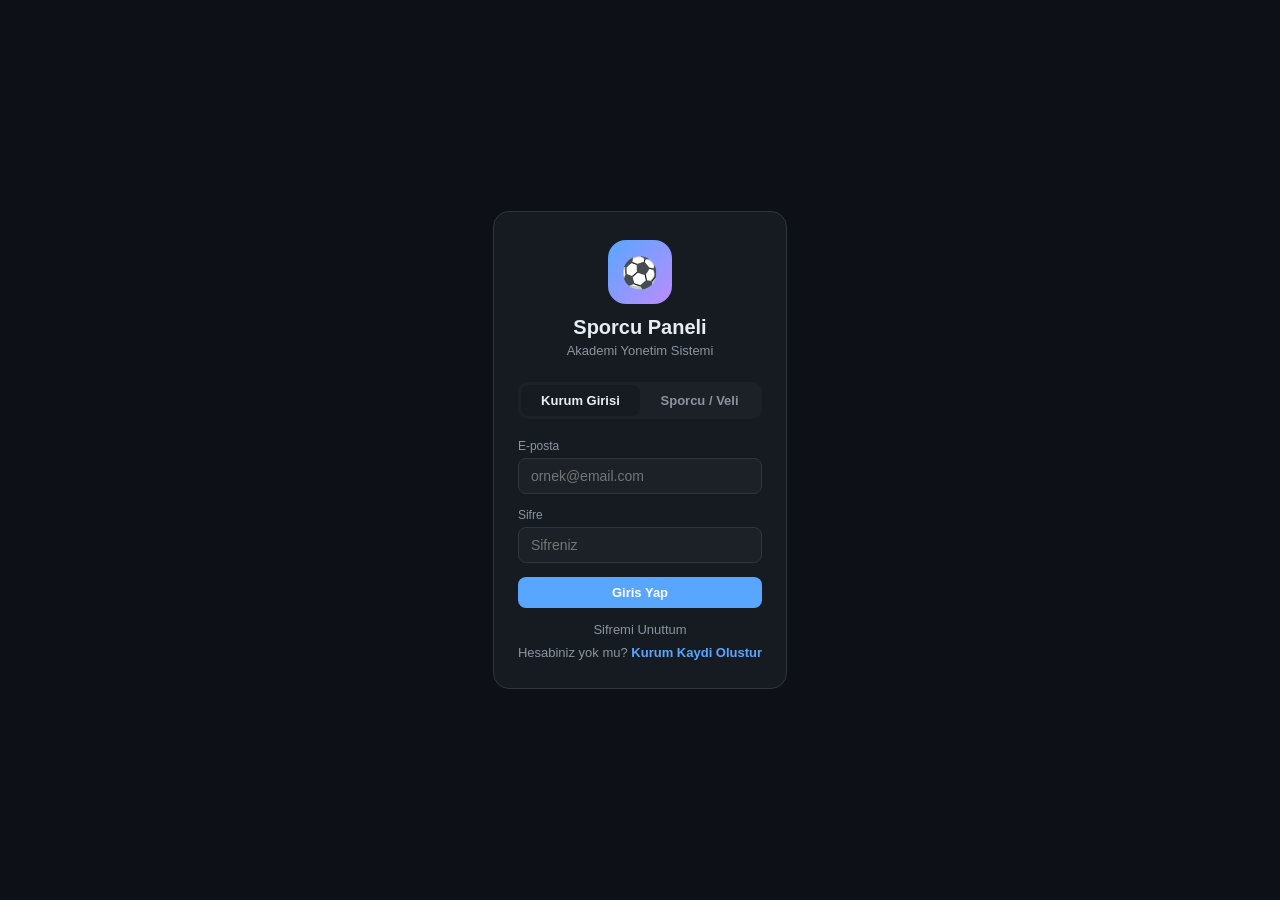
<file: index (3).html>
<!DOCTYPE html>
<html lang="tr">
<head>
<meta charset="UTF-8"/>
<meta name="viewport" content="width=device-width,initial-scale=1,maximum-scale=1,user-scalable=no"/>
<title>Sporcu Paneli</title>
<style>
:root{--bg:#0d1117;--bg2:#161b22;--bg3:#1c2128;--border:#30363d;--text:#e6edf3;--text2:#8b949e;--text3:#484f58;--blue:#58a6ff;--green:#3fb950;--red:#f85149;--yellow:#d29922;--purple:#bc8cff}
*{box-sizing:border-box;margin:0;padding:0}
body{background:var(--bg);color:var(--text);font-family:-apple-system,BlinkMacSystemFont,'Segoe UI',sans-serif;font-size:14px;height:100vh;overflow:hidden;display:flex;flex-direction:column}
input,select,textarea{background:var(--bg3);border:1px solid var(--border);border-radius:8px;color:var(--text);font-size:14px;padding:9px 12px;width:100%;outline:none;font-family:inherit}
input:focus,select:focus,textarea:focus{border-color:var(--blue)}
textarea{resize:vertical;min-height:80px}
label{display:block;font-size:12px;color:var(--text2);margin-bottom:5px;font-weight:500}
.btn{border:none;border-radius:8px;cursor:pointer;font-size:13px;font-weight:600;padding:8px 14px;transition:.15s}
.bp{background:var(--blue);color:#fff}.bp:active{opacity:.8}
.bs{background:var(--bg3);color:var(--text);border:1px solid var(--border)}
.bd{background:rgba(248,81,73,.15);color:var(--red);border:1px solid rgba(248,81,73,.3)}
.bsu{background:rgba(63,185,80,.15);color:var(--green);border:1px solid rgba(63,185,80,.3)}
.by{background:rgba(210,153,34,.15);color:var(--yellow);border:1px solid rgba(210,153,34,.3)}
.btn-sm{padding:5px 10px;font-size:12px}
.btn-xs{padding:3px 8px;font-size:11px}
.w100{width:100%}
.card{background:var(--bg2);border:1px solid var(--border);border-radius:12px;padding:16px}
.dv{height:1px;background:var(--border)}
.dn{display:none!important}
.flex{display:flex}.fca{align-items:center}.fjb{justify-content:space-between}.fwrap{flex-wrap:wrap}
.gap1{gap:6px}.gap2{gap:10px}.gap3{gap:14px}.gap4{gap:20px}
.mb2{margin-bottom:8px}.mb3{margin-bottom:14px}.mt2{margin-top:8px}.mt3{margin-top:14px}
.tw{overflow-x:auto}.tw table{width:100%;border-collapse:collapse}.tw th,.tw td{padding:10px 12px;text-align:left;border-bottom:1px solid var(--border);white-space:nowrap}
.tw th{font-size:12px;color:var(--text2);font-weight:600}.tw td{font-size:13px}
.tw tr:last-child td{border-bottom:none}.tw tr:hover td{background:rgba(255,255,255,.02)}
.tsm{font-size:12px}.ts{font-size:11px}.tm{color:var(--text2)}.tw6{font-weight:600}
.tg{color:var(--green)}.tr2{color:var(--red)}.ty{color:var(--yellow)}.tb{color:var(--blue)}
.trunc{overflow:hidden;text-overflow:ellipsis;white-space:nowrap}
.bg{font-size:11px;padding:2px 8px;border-radius:20px;font-weight:600;white-space:nowrap}
.bg-g{background:rgba(63,185,80,.15);color:var(--green)}
.bg-r{background:rgba(248,81,73,.15);color:var(--red)}
.bg-y{background:rgba(210,153,34,.15);color:var(--yellow)}
.bg-b{background:rgba(88,166,255,.15);color:var(--blue)}
.bg-p{background:rgba(188,140,255,.15);color:var(--purple)}
.ava{width:36px;height:36px;border-radius:50%;background:linear-gradient(135deg,var(--blue),var(--purple));display:flex;align-items:center;justify-content:center;font-weight:700;font-size:13px;flex-shrink:0}
.stat-card{cursor:pointer;transition:.15s}.stat-card:active{opacity:.75}
.stat-icon{font-size:22px;margin-bottom:6px}.stat-val{font-size:22px;font-weight:700;margin-bottom:2px}.stat-lbl{font-size:12px;color:var(--text2)}
.stat-b{border-color:rgba(88,166,255,.3)}.stat-g{border-color:rgba(63,185,80,.3)}.stat-r{border-color:rgba(248,81,73,.3)}.stat-y{border-color:rgba(210,153,34,.3)}
.al{border-radius:8px;padding:10px 14px;font-size:13px;margin-bottom:12px}
.al-r{background:rgba(248,81,73,.1);border:1px solid rgba(248,81,73,.3);color:var(--red)}
.al-y{background:rgba(210,153,34,.1);border:1px solid rgba(210,153,34,.3);color:var(--yellow)}
.al-g{background:rgba(63,185,80,.1);border:1px solid rgba(63,185,80,.3);color:var(--green)}
.al-b{background:rgba(88,166,255,.1);border:1px solid rgba(88,166,255,.3);color:var(--blue)}
.fg{display:grid;grid-template-columns:1fr 1fr;gap:12px}.fgr{display:flex;flex-direction:column}.fgr.full{grid-column:1/-1}
.g2{display:grid;grid-template-columns:1fr 1fr;gap:14px}
.g3{display:grid;grid-template-columns:1fr 1fr 1fr;gap:14px}
.g4{display:grid;grid-template-columns:1fr 1fr 1fr 1fr;gap:12px}
.g21{display:grid;grid-template-columns:1fr 1fr;gap:14px}
.filters{display:flex;gap:8px;flex-wrap:wrap}.fs{background:var(--bg3);border:1px solid var(--border);border-radius:8px;color:var(--text);font-size:13px;padding:7px 10px;flex:1;min-width:120px;outline:none}
.att-row{display:flex;align-items:center;gap:10px;padding:8px 0;border-bottom:1px solid var(--border)}
.att-row:last-child{border-bottom:none}
.att-btns{display:flex;gap:4px}
.att-b{border:1px solid var(--border);background:var(--bg3);color:var(--text2);border-radius:6px;padding:4px 8px;font-size:11px;font-weight:600;cursor:pointer}
.att-b.ap{background:rgba(63,185,80,.2);border-color:var(--green);color:var(--green)}
.att-b.aa{background:rgba(248,81,73,.2);border-color:var(--red);color:var(--red)}
.att-b.al2{background:rgba(210,153,34,.2);border-color:var(--yellow);color:var(--yellow)}
.pr{height:6px;background:var(--bg3);border-radius:3px;overflow:hidden}
.prb{height:100%;border-radius:3px;transition:.3s}
.prb-g{background:var(--green)}.prb-y{background:var(--yellow)}.prb-r{background:var(--red)}
.dr{display:flex;align-items:center;justify-content:space-between;padding:8px 0;border-bottom:1px solid var(--border)}
.dr:last-child{border-bottom:none}.dl{font-size:13px}.dvl{font-size:14px}
.ph{margin-bottom:16px}.stit{font-size:18px;font-weight:700}.ssub{font-size:13px;color:var(--text2);margin-top:2px}
.sh{display:flex;align-items:center;justify-content:space-between}
.toast{position:fixed;bottom:80px;left:50%;transform:translateX(-50%) translateY(20px);background:var(--bg2);border:1px solid var(--border);border-radius:10px;padding:10px 18px;font-size:13px;font-weight:600;z-index:999;opacity:0;transition:.25s;white-space:nowrap;pointer-events:none}
.toast.show{opacity:1;transform:translateX(-50%) translateY(0)}
.toast-e{border-color:rgba(248,81,73,.4);color:var(--red)}
.modal-bg{display:none;position:fixed;inset:0;background:rgba(0,0,0,.75);z-index:500;align-items:flex-end;justify-content:center}
.modal-bg.show{display:flex}
.modal-box{background:var(--bg2);border-radius:16px 16px 0 0;width:100%;max-width:600px;max-height:88vh;display:flex;flex-direction:column}
.modal-hd{padding:16px;border-bottom:1px solid var(--border);display:flex;align-items:center;justify-content:space-between;flex-shrink:0}
.modal-body{padding:16px;overflow-y:auto;flex:1}
.modal-ft{padding:12px 16px;border-top:1px solid var(--border);display:flex;gap:8px;justify-content:flex-end;flex-shrink:0}
.modal-x{background:none;border:none;color:var(--text2);font-size:20px;cursor:pointer;padding:2px 6px;line-height:1}
#wrap{display:flex;flex-direction:column;flex:1;overflow:hidden}
#side{position:fixed;left:-260px;top:0;bottom:0;width:260px;background:var(--bg2);border-right:1px solid var(--border);z-index:200;transition:.25s;overflow-y:auto;display:flex;flex-direction:column}
#side.open{left:0}
#overlay{display:none;position:fixed;inset:0;background:rgba(0,0,0,.6);z-index:150}
#overlay.show{display:block}
.slogo{padding:16px;border-bottom:1px solid var(--border);display:flex;align-items:center;gap:10px}
.slogo-icon{width:36px;height:36px;background:linear-gradient(135deg,var(--blue),var(--purple));border-radius:10px;display:flex;align-items:center;justify-content:center;font-size:18px;flex-shrink:0}
.snav{padding:10px 8px;flex:1}
.nsec{font-size:11px;color:var(--text3);font-weight:600;padding:8px 8px 4px;text-transform:uppercase;letter-spacing:.5px}
.ni{display:flex;align-items:center;gap:10px;width:100%;padding:9px 10px;border-radius:8px;border:none;background:none;color:var(--text2);font-size:13px;font-weight:500;cursor:pointer;text-align:left;transition:.15s;margin-bottom:2px}
.ni svg{width:18px;height:18px;flex-shrink:0}
.ni:hover,.ni.on{background:rgba(88,166,255,.1);color:var(--blue)}
.ni .badge{margin-left:auto;background:var(--red);color:#fff;border-radius:10px;padding:1px 6px;font-size:10px;font-weight:700}
#main{flex:1;overflow-y:auto;-webkit-overflow-scrolling:touch;padding:16px}
#bar{display:flex;align-items:center;gap:10px;padding:12px 16px;background:var(--bg2);border-bottom:1px solid var(--border);flex-shrink:0}
.hbg{background:none;border:none;color:var(--text2);cursor:pointer;padding:4px;border-radius:6px;display:flex;align-items:center;justify-content:center}
#bnav{background:var(--bg2);border-top:1px solid var(--border);flex-shrink:0;padding:4px 0 8px}
.bni{display:flex;justify-content:space-around}
.bni-btn{display:flex;flex-direction:column;align-items:center;gap:2px;background:none;border:none;color:var(--text2);font-size:10px;cursor:pointer;padding:6px 8px;border-radius:8px;min-width:52px;transition:.15s}
.bni-btn svg{width:20px;height:20px}
.bni-btn.on{color:var(--blue)}
#sporcu-portal{display:none;flex-direction:column;height:100vh;overflow:hidden}
.sp-hd{background:var(--bg2);border-bottom:1px solid var(--border);padding:14px 16px;display:flex;align-items:center;gap:12px;flex-shrink:0}
.sp-tabs{display:flex;background:var(--bg3);border-bottom:1px solid var(--border);flex-shrink:0}
.sp-tab{flex:1;padding:11px 4px;text-align:center;font-size:12px;font-weight:600;color:var(--text2);border:none;background:none;cursor:pointer;border-bottom:2px solid transparent}
.sp-tab.on{color:var(--blue);border-bottom-color:var(--blue)}
.sp-body{flex:1;overflow-y:auto;padding:14px}
#lbox-wrap{position:fixed;inset:0;background:var(--bg);display:flex;align-items:center;justify-content:center;padding:20px;z-index:100}
.lbox{background:var(--bg2);border:1px solid var(--border);border-radius:16px;padding:28px 24px;width:100%;max-width:420px}
.llogo{text-align:center;margin-bottom:24px}
.llogo-i{width:64px;height:64px;background:linear-gradient(135deg,var(--blue),var(--purple));border-radius:18px;display:flex;align-items:center;justify-content:center;font-size:30px;margin:0 auto 12px}
.ltabs{display:flex;background:var(--bg3);border-radius:10px;padding:3px;margin-bottom:20px}
.ltab{flex:1;padding:8px;text-align:center;border-radius:8px;border:none;background:none;color:var(--text2);font-size:13px;font-weight:600;cursor:pointer}
.ltab.on{background:var(--bg2);color:var(--text)}
.lerr{background:rgba(248,81,73,.1);border:1px solid rgba(248,81,73,.3);color:var(--red);border-radius:8px;padding:10px;font-size:13px;margin-bottom:12px}
#loading-overlay{display:none;position:fixed;inset:0;background:rgba(13,17,23,.85);z-index:9990;align-items:center;justify-content:center;flex-direction:column;gap:12px}
.spin{width:36px;height:36px;border:3px solid var(--border);border-top-color:var(--blue);border-radius:50%;animation:spin .7s linear infinite}
@keyframes spin{to{transform:rotate(360deg)}}
@media(max-width:600px){
  .g4{grid-template-columns:1fr 1fr}.g3{grid-template-columns:1fr 1fr}.g2{grid-template-columns:1fr}.g21{grid-template-columns:1fr}
  .fg{grid-template-columns:1fr}.fgr.full{grid-column:1}
}
</style>
</head>
<body>
<div id="loading-overlay"><div class="spin"></div><div style="color:var(--text2);font-size:13px">Yukleniyor...</div></div>

<div id="lbox-wrap">
  <div id="login">
    <div class="lbox">
      <div class="llogo">
        <div class="llogo-i">&#x26BD;</div>
        <h1 style="font-size:20px;font-weight:800">Sporcu Paneli</h1>
        <p style="color:var(--text2);font-size:13px;margin-top:4px">Akademi Yonetim Sistemi</p>
      </div>
      <div class="ltabs">
        <button class="ltab on" onclick="switchLoginTab('admin')">Kurum Girisi</button>
        <button class="ltab" onclick="switchLoginTab('sporcu')">Sporcu / Veli</button>
      </div>
      <div id="login-admin">
        <div class="fgr mb3"><label>E-posta</label><input id="le" type="email" placeholder="ornek@email.com" onkeydown="if(event.key==='Enter')doLogin()"/></div>
        <div class="fgr mb3"><label>Sifre</label><input id="lp" type="password" placeholder="Sifreniz" onkeydown="if(event.key==='Enter')doLogin()"/></div>
        <div id="lerr" class="lerr dn">E-posta veya sifre hatali!</div>
        <button class="btn bp w100 mb3" onclick="doLogin()">Giris Yap</button>
        <div style="text-align:center;font-size:13px;color:var(--text2)"><span onclick="showForgotPassword()" style="cursor:pointer">Sifremi Unuttum</span></div>
        <div style="text-align:center;font-size:13px;color:var(--text2);margin-top:8px">Hesabiniz yok mu? <span onclick="showRegister()" style="color:var(--blue);cursor:pointer;font-weight:600">Kurum Kaydi Olustur</span></div>
      </div>
      <div id="login-sporcu" class="dn">
        <div class="fgr mb3"><label>TC Kimlik No</label><input id="ls-tc" type="tel" maxlength="11" placeholder="11 haneli TC" onkeydown="if(event.key==='Enter')doSporcuLogin()"/></div>
        <div class="fgr mb3"><label>Sifre</label><input id="ls-pass" type="password" placeholder="Sifreniz" onkeydown="if(event.key==='Enter')doSporcuLogin()"/></div>
        <div id="ls-err" class="lerr dn">TC veya sifre hatali!</div>
        <button class="btn bp w100 mb3" onclick="doSporcuLogin()">Giris Yap</button>
        <div style="text-align:center;font-size:13px;color:var(--text2)"><span onclick="showForgotPassword()" style="cursor:pointer">Sifremi Unuttum</span></div>
      </div>
    </div>
  </div>
</div>

<div id="sporcu-portal">
  <div class="sp-hd">
    <div class="ava" id="sp-avatar">S</div>
    <div style="flex:1"><div class="tw6" id="sp-name">Sporcu</div><div class="ts tm" id="sp-orgname">Akademi</div></div>
    <button class="btn bs btn-sm" onclick="doSporcuLogout()">Cikis</button>
  </div>
  <div class="sp-tabs">
    <button class="sp-tab on" onclick="spTab('profil')">Profil</button>
    <button class="sp-tab" onclick="spTab('yoklama')">Yoklama</button>
    <button class="sp-tab" onclick="spTab('odemeler')">Odemeler</button>
    <button class="sp-tab" onclick="spTab('odeme-yap')">Odeme Yap</button>
  </div>
  <div class="sp-body" id="sp-content"></div>
</div>

<div id="wrap" class="dn">
  <div id="overlay" onclick="closeSide()"></div>
  <div id="side">
    <div class="slogo">
      <div class="slogo-icon">&#x26BD;</div>
      <div><div style="font-weight:700;font-size:13px" id="sn">Akademi</div><div style="font-size:11px;color:var(--text3)">Yonetim</div></div>
    </div>
    <nav class="snav">
      <div class="nsec">Ana Menu</div>
      <button class="ni on" id="ni-dashboard" onclick="go('dashboard')"><svg fill="none" stroke="currentColor" viewBox="0 0 24 24"><path stroke-linecap="round" stroke-linejoin="round" stroke-width="2" d="M3 12l2-2m0 0l7-7 7 7M5 10v10a1 1 0 001 1h3m10-11l2 2m-2-2v10a1 1 0 01-1 1h-3m-6 0a1 1 0 001-1v-4a1 1 0 011-1h2a1 1 0 011 1v4a1 1 0 001 1m-6 0h6"/></svg>Gosterge</button>
      <button class="ni" id="ni-athletes" onclick="go('athletes')"><svg fill="none" stroke="currentColor" viewBox="0 0 24 24"><path stroke-linecap="round" stroke-linejoin="round" stroke-width="2" d="M17 20h5v-2a3 3 0 00-5.356-1.857M17 20H7m10 0v-2c0-.656-.126-1.283-.356-1.857M7 20H2v-2a3 3 0 015.356-1.857M7 20v-2c0-.656.126-1.283.356-1.857m0 0a5.002 5.002 0 019.288 0M15 7a3 3 0 11-6 0 3 3 0 016 0z"/></svg>Sporcular</button>
      <button class="ni" id="ni-payments" onclick="go('payments')"><svg fill="none" stroke="currentColor" viewBox="0 0 24 24"><path stroke-linecap="round" stroke-linejoin="round" stroke-width="2" d="M12 8c-1.657 0-3 .895-3 2s1.343 2 3 2 3 .895 3 2-1.343 2-3 2m0-8c1.11 0 2.08.402 2.599 1M12 8V7m0 1v8m0 0v1m0-1c-1.11 0-2.08-.402-2.599-1M21 12a9 9 0 11-18 0 9 9 0 0118 0z"/></svg>Odemeler<span class="badge dn" id="badge-pay">0</span></button>
      <button class="ni" id="ni-accounting" onclick="go('accounting')"><svg fill="none" stroke="currentColor" viewBox="0 0 24 24"><path stroke-linecap="round" stroke-linejoin="round" stroke-width="2" d="M9 19v-6a2 2 0 00-2-2H5a2 2 0 00-2 2v6a2 2 0 002 2h2a2 2 0 002-2zm0 0V9a2 2 0 012-2h2a2 2 0 012 2v10m-6 0a2 2 0 002 2h2a2 2 0 002-2m0 0V5a2 2 0 012-2h2a2 2 0 012 2v14a2 2 0 01-2 2h-2a2 2 0 01-2-2z"/></svg>Muhasebe</button>
      <button class="ni" id="ni-attendance" onclick="go('attendance')"><svg fill="none" stroke="currentColor" viewBox="0 0 24 24"><path stroke-linecap="round" stroke-linejoin="round" stroke-width="2" d="M9 5H7a2 2 0 00-2 2v12a2 2 0 002 2h10a2 2 0 002-2V7a2 2 0 00-2-2h-2M9 5a2 2 0 002 2h2a2 2 0 002-2M9 5a2 2 0 012-2h2a2 2 0 012 2m-6 9l2 2 4-4"/></svg>Devam</button>
      <button class="ni" id="ni-coaches" onclick="go('coaches')"><svg fill="none" stroke="currentColor" viewBox="0 0 24 24"><path stroke-linecap="round" stroke-linejoin="round" stroke-width="2" d="M16 7a4 4 0 11-8 0 4 4 0 018 0zM12 14a7 7 0 00-7 7h14a7 7 0 00-7-7z"/></svg>Antrenorler</button>
      <button class="ni" id="ni-messages" onclick="go('messages')"><svg fill="none" stroke="currentColor" viewBox="0 0 24 24"><path stroke-linecap="round" stroke-linejoin="round" stroke-width="2" d="M8 10h.01M12 10h.01M16 10h.01M9 16H5a2 2 0 01-2-2V6a2 2 0 012-2h14a2 2 0 012 2v8a2 2 0 01-2 2h-5l-5 5v-5z"/></svg>Mesajlar<span class="badge dn" id="badge-msg">0</span></button>
      <div class="nsec">Sistem</div>
      <button class="ni" id="ni-settings" onclick="go('settings')"><svg fill="none" stroke="currentColor" viewBox="0 0 24 24"><path stroke-linecap="round" stroke-linejoin="round" stroke-width="2" d="M10.325 4.317c.426-1.756 2.924-1.756 3.35 0a1.724 1.724 0 002.573 1.066c1.543-.94 3.31.826 2.37 2.37a1.724 1.724 0 001.065 2.572c1.756.426 1.756 2.924 0 3.35a1.724 1.724 0 00-1.066 2.573c.94 1.543-.826 3.31-2.37 2.37a1.724 1.724 0 00-2.572 1.065c-.426 1.756-2.924 1.756-3.35 0a1.724 1.724 0 00-2.573-1.066c-1.543.94-3.31-.826-2.37-2.37a1.724 1.724 0 00-1.065-2.572c-1.756-.426-1.756-2.924 0-3.35a1.724 1.724 0 001.066-2.573c-.94-1.543.826-3.31 2.37-2.37.996.608 2.296.07 2.572-1.065z"/><circle cx="12" cy="12" r="3"/></svg>Ayarlar</button>
      <div style="padding:16px 8px;margin-top:auto">
        <div class="flex fca gap2 mb3">
          <div class="ava" style="width:30px;height:30px;font-size:11px" id="sava">A</div>
          <div style="flex:1;min-width:0"><div class="tw6 tsm trunc" id="suname">Admin</div><div class="ts tm">Yonetici</div></div>
        </div>
        <button class="btn bs btn-sm w100" onclick="doLogout()">Cikis Yap</button>
      </div>
    </nav>
  </div>
  <div style="display:flex;flex-direction:column;flex:1;overflow:hidden;margin-left:0">
    <div id="bar">
      <button class="hbg" onclick="openSide()"><svg width="20" height="20" fill="none" stroke="currentColor" viewBox="0 0 24 24"><path stroke-linecap="round" stroke-linejoin="round" stroke-width="2" d="M4 6h16M4 12h16M4 18h16"/></svg></button>
      <div style="flex:1;font-weight:700;font-size:15px" id="bar-title">Gosterge</div>
      <div class="ava" style="width:28px;height:28px;font-size:10px" id="bar-ava">A</div>
    </div>
    <div id="main" style="flex:1;overflow-y:auto;padding:16px;-webkit-overflow-scrolling:touch"></div>
    <div id="bnav">
      <div class="bni">
        <button class="bni-btn on" id="bn-dashboard" onclick="go('dashboard')"><svg fill="none" stroke="currentColor" viewBox="0 0 24 24" width="20" height="20"><path stroke-linecap="round" stroke-linejoin="round" stroke-width="2" d="M3 12l2-2m0 0l7-7 7 7M5 10v10a1 1 0 001 1h3m10-11l2 2m-2-2v10a1 1 0 01-1 1h-3m-6 0a1 1 0 001-1v-4a1 1 0 011-1h2a1 1 0 011 1v4a1 1 0 001 1m-6 0h6"/></svg>Ana</button>
        <button class="bni-btn" id="bn-athletes" onclick="go('athletes')"><svg fill="none" stroke="currentColor" viewBox="0 0 24 24" width="20" height="20"><path stroke-linecap="round" stroke-linejoin="round" stroke-width="2" d="M17 20h5v-2a3 3 0 00-5.356-1.857M17 20H7m10 0v-2c0-.656-.126-1.283-.356-1.857M7 20H2v-2a3 3 0 015.356-1.857M7 20v-2c0-.656.126-1.283.356-1.857m0 0a5.002 5.002 0 019.288 0M15 7a3 3 0 11-6 0 3 3 0 016 0z"/></svg>Sporcular</button>
        <button class="bni-btn" id="bn-payments" onclick="go('payments')"><svg fill="none" stroke="currentColor" viewBox="0 0 24 24" width="20" height="20"><path stroke-linecap="round" stroke-linejoin="round" stroke-width="2" d="M12 8c-1.657 0-3 .895-3 2s1.343 2 3 2 3 .895 3 2-1.343 2-3 2m0-8c1.11 0 2.08.402 2.599 1M12 8V7m0 1v8m0 0v1m0-1c-1.11 0-2.08-.402-2.599-1M21 12a9 9 0 11-18 0 9 9 0 0118 0z"/></svg>Odeme</button>
        <button class="bni-btn" id="bn-attendance" onclick="go('attendance')"><svg fill="none" stroke="currentColor" viewBox="0 0 24 24" width="20" height="20"><path stroke-linecap="round" stroke-linejoin="round" stroke-width="2" d="M9 5H7a2 2 0 00-2 2v12a2 2 0 002 2h10a2 2 0 002-2V7a2 2 0 00-2-2h-2M9 5a2 2 0 002 2h2a2 2 0 002-2M9 5a2 2 0 012-2h2a2 2 0 012 2m-6 9l2 2 4-4"/></svg>Devam</button>
        <button class="bni-btn" id="bn-settings" onclick="go('settings')"><svg fill="none" stroke="currentColor" viewBox="0 0 24 24" width="20" height="20"><path stroke-linecap="round" stroke-linejoin="round" stroke-width="2" d="M10.325 4.317c.426-1.756 2.924-1.756 3.35 0a1.724 1.724 0 002.573 1.066c1.543-.94 3.31.826 2.37 2.37a1.724 1.724 0 001.065 2.572c1.756.426 1.756 2.924 0 3.35a1.724 1.724 0 00-1.066 2.573c.94 1.543-.826 3.31-2.37 2.37a1.724 1.724 0 00-2.572 1.065c-.426 1.756-2.924 1.756-3.35 0a1.724 1.724 0 00-2.573-1.066c-1.543.94-3.31-.826-2.37-2.37a1.724 1.724 0 00-1.065-2.572c-1.756-.426-1.756-2.924 0-3.35a1.724 1.724 0 001.066-2.573c-.94-1.543.826-3.31 2.37-2.37.996.608 2.296.07 2.572-1.065z"/><circle cx="12" cy="12" r="3"/></svg>Ayarlar</button>
      </div>
    </div>
  </div>
</div>

<div id="modal" class="modal-bg">
  <div class="modal-box">
    <div class="modal-hd"><div class="tw6" id="modal-title"></div><button class="modal-x" onclick="closeModal()">&#x2715;</button></div>
    <div class="modal-body" id="modal-body"></div>
    <div class="modal-ft" id="modal-footer"></div>
  </div>
</div>

<script>
var SUPA_URL = 'https://wfarbydojxtufnkjuhtc.supabase.co';
var SUPA_KEY = 'sb_publishable_w1_nXk_7TM1ePWHMN2CDcQ_1ufk0kYC';

// ── Supabase helpers ──────────────────────────────────────
async function supaFetch(table, method, data, filters) {
  var url = SUPA_URL + '/rest/v1/' + table;
  var params = [];
  if (filters) Object.keys(filters).forEach(function(k){ params.push(k+'=eq.'+encodeURIComponent(filters[k])); });
  if (method==='GET' && params.length) url += '?' + params.join('&');
  if (method==='GET') url += (url.indexOf('?')>=0?'&':'?') + 'order=created_at.desc&limit=1000';
  var realMethod = method==='UPSERT' ? 'POST' : method;
  var headers = {'apikey':SUPA_KEY,'Authorization':'Bearer '+SUPA_KEY,'Content-Type':'application/json','Accept':'application/json'};
  if (method==='UPSERT') headers['Prefer']='resolution=merge-duplicates,return=representation';
  else if (method==='POST'||method==='PATCH') headers['Prefer']='return=representation';
  var opts = {method:realMethod, headers:headers, mode:'cors'};
  if (data && method!=='GET') opts.body = JSON.stringify(data);
  try {
    var res = await fetch(url, opts);
    if (!res.ok) { console.error('Supa '+res.status, await res.text()); return null; }
    var txt = await res.text();
    return txt ? JSON.parse(txt) : [];
  } catch(e) { console.error('Supa fetch error:', e.message||e); return null; }
}
async function supaGet(t,f){ return await supaFetch(t,'GET',null,f); }
async function supaPost(t,d){ return await supaFetch(t,'POST',d); }
async function supaUpsert(t,d){ return await supaFetch(t,'UPSERT',Array.isArray(d)?d:[d]); }
async function supaDelete(t,f){
  var url=SUPA_URL+'/rest/v1/'+t+'?'+Object.keys(f).map(function(k){return k+'=eq.'+encodeURIComponent(f[k]);}).join('&');
  var res=await fetch(url,{method:'DELETE',headers:{'apikey':SUPA_KEY,'Authorization':'Bearer '+SUPA_KEY,'Prefer':'return=representation'},mode:'cors'});
  return res.ok;
}
async function supaPatch(t,d,f){
  var url=SUPA_URL+'/rest/v1/'+t+'?'+Object.keys(f).map(function(k){return k+'=eq.'+encodeURIComponent(f[k]);}).join('&');
  var res=await fetch(url,{method:'PATCH',headers:{'apikey':SUPA_KEY,'Authorization':'Bearer '+SUPA_KEY,'Content-Type':'application/json','Prefer':'return=representation'},body:JSON.stringify(d),mode:'cors'});
  return res.ok ? await res.json() : null;
}

// ── Loading overlay ───────────────────────────────────────
function showLoading(){ document.getElementById('loading-overlay').style.display='flex'; }
function hideLoading(){ document.getElementById('loading-overlay').style.display='none'; }

// ── State ─────────────────────────────────────────────────
var currentUser=null, currentOrgId=null, currentSporcu=null, currentSporcuOrgId=null;
var acct={email:'',pass:''};
var athletes=[],payments=[],coaches=[],attData={},messages=[],settings={};
var _orgsCache=[], _usersCache=[];
var curPage='dashboard';
var ATD=(function(){var d=new Date();return d.getFullYear()+'-'+String(d.getMonth()+1).padStart(2,'0')+'-'+String(d.getDate()).padStart(2,'0');})();
var ATSP='';
var _athFilter={sp:'',st:'',q:''};
var _payFilter={sp:'',st:'',q:''};
var _confirmCb=null;
var _forgotCtx=null;

// ── Utility functions ─────────────────────────────────────
function uid(){ return 'id-'+Date.now().toString(36)+Math.random().toString(36).slice(2,6); }
function esc(s){ return String(s||'').replace(/&/g,'&amp;').replace(/</g,'&lt;').replace(/>/g,'&gt;').replace(/"/g,'&quot;'); }
function ini(s){ var p=(s||'').trim().split(' '); return (p[0]?p[0][0]:'')+(p[1]?p[1][0]:''); }
function fmtN(n){ return Number(n||0).toLocaleString('tr-TR'); }
function fmtD(s){ if(!s)return '-'; try{var d=new Date(s);return d.getDate()+'.'+(d.getMonth()+1)+'.'+d.getFullYear();}catch(e){return s;} }
function age(bd){ if(!bd)return '-'; var d=new Date(bd),now=new Date(); return now.getFullYear()-d.getFullYear()-(now<new Date(now.getFullYear(),d.getMonth(),d.getDate())?1:0); }
function tod(){ var d=new Date(); return d.getFullYear()+'-'+String(d.getMonth()+1).padStart(2,'0')+'-'+String(d.getDate()).padStart(2,'0'); }
function gv(id){ var el=document.getElementById(id); return el?el.value.trim():''; }
function gvn(id){ return parseFloat(gv(id))||0; }
function stl(s){ var m={active:'Aktif',inactive:'Pasif',pending:'Bekliyor',completed:'Tamamlandi',overdue:'Gecikti',cancelled:'Iptal'}; return m[s]||s||'-'; }
function stc(s){ var m={active:'bg-g',inactive:'bg-r',pending:'bg-y',completed:'bg-g',overdue:'bg-r',cancelled:'bg-r'}; return m[s]||'bg-b'; }
function semi(sp){ if(!sp)return ''; if(sp.indexOf('Futbol')>=0)return '&#x26BD;'; if(sp.indexOf('Basketbol')>=0)return '&#x1F3C0;'; if(sp.indexOf('Yuzme')>=0||sp.indexOf('Yüzme')>=0)return '&#x1F3CA;'; if(sp.indexOf('Tenis')>=0)return '&#x1F3BE;'; if(sp.indexOf('Voleybol')>=0)return '&#x1F3D0;'; return '&#x1F3C5;'; }
function cname(ci){ for(var i=0;i<coaches.length;i++){if(coaches[i].id===ci)return coaches[i].fn+' '+coaches[i].ln;} return '-'; }
function attRate(aid){ var tot=0,pres=0; Object.keys(attData).forEach(function(d){if(attData[d][aid]){tot++;if(attData[d][aid]==='P')pres++;}}); return tot?Math.round(pres/tot*100):null; }
function overdueCount(){ var n=0; payments.forEach(function(p){if(p.st==='overdue')n++;}); return n; }
function pendingCount(){ var n=0; payments.forEach(function(p){if(p.needsApproval&&p.st==='pending')n++;}); return n; }
function unreadCount(){ var n=0; messages.forEach(function(m){if(!m.rd)n++;}); return n; }
function row(lbl,val){ return '<div class="dr"><span class="dl tm tsm">'+lbl+'</span><span class="dvl tw6 tsm">'+val+'</span></div>'; }

// ── DB mappers ────────────────────────────────────────────
function dbToAth(r){return {id:r.id,fn:r.fn,ln:r.ln,tc:r.tc,bd:r.bd,gn:r.gn,ph:r.ph,em:r.em||'',sp:r.sp,cat:r.cat,lic:r.lic,rd:r.rd,st:r.st||'active',pp:r.pp,fee:r.fee||0,nt:r.nt,ci:r.ci,pn:r.pn,pp2:r.pp2,spPass:r.sp_pass};}
function athToDB(a){return {id:a.id,org_id:currentOrgId,fn:a.fn,ln:a.ln,tc:a.tc,bd:a.bd,gn:a.gn,ph:a.ph,em:a.em||'',sp:a.sp,cat:a.cat,lic:a.lic,rd:a.rd,st:a.st,pp:a.pp,fee:a.fee,nt:a.nt,ci:a.ci,pn:a.pn,pp2:a.pp2,sp_pass:a.spPass};}
function dbToPay(r){return {id:r.id,aid:r.aid,an:r.an,amt:r.amt||0,dt:r.dt,ty:r.ty,cat:r.cat,ds:r.ds,st:r.st||'pending',inv:r.inv,dd:r.dd,payMethod:r.pay_method,havaleNote:r.havale_note,sporcuName:r.sporcu_name,sporcuTC:r.sporcu_tc,needsApproval:r.needs_approval,approvedBy:r.approved_by,approvedAt:r.approved_at};}
function payToDB(p){return {id:p.id,org_id:currentOrgId,aid:p.aid,an:p.an,amt:p.amt,dt:p.dt,ty:p.ty,cat:p.cat,ds:p.ds,st:p.st,inv:p.inv,dd:p.dd,pay_method:p.payMethod,havale_note:p.havaleNote,sporcu_name:p.sporcuName,sporcu_tc:p.sporcuTC,needs_approval:p.needsApproval,approved_by:p.approvedBy,approved_at:p.approvedAt};}
function dbToCoach(r){return {id:r.id,fn:r.fn,ln:r.ln,ph:r.ph,em:r.em,sp:r.sp,sal:r.sal||0,st:r.st||'active',sd:r.sd,nt:r.nt};}
function coachToDB(c){return {id:c.id,org_id:currentOrgId,fn:c.fn,ln:c.ln,ph:c.ph,em:c.em,sp:c.sp,sal:c.sal,st:c.st,sd:c.sd,nt:c.nt};}
function dbToMsg(r){return {id:r.id,fr:r.fr,role:r.role,sub:r.sub,body:r.body,dt:r.dt,rd:r.rd};}
function msgToDB(m){return {id:m.id,org_id:currentOrgId,fr:m.fr,role:m.role,sub:m.sub,body:m.body,dt:m.dt,rd:m.rd};}
function dbToSettings(r){return {schoolName:r.school_name,bankName:r.bank_name,accountName:r.account_name,iban:r.iban,ownerPhone:r.owner_phone};}
function settingsToDB(s){return {org_id:currentOrgId,school_name:s.schoolName,bank_name:s.bankName,account_name:s.accountName,iban:s.iban,owner_phone:s.ownerPhone,updated_at:new Date().toISOString()};}

// ── Supabase save/delete helpers ──────────────────────────
async function dbSaveAth(a){return await supaUpsert('athletes',athToDB(a));}
async function dbSavePay(p){return await supaUpsert('payments',payToDB(p));}
async function dbSaveCoach(c){return await supaUpsert('coaches',coachToDB(c));}
async function dbDelAth(id){return await supaDelete('athletes',{id:id});}
async function dbDelPay(id){return await supaDelete('payments',{id:id});}
async function dbDelCoach(id){return await supaDelete('coaches',{id:id});}
async function dbSaveMsg(m){return await supaUpsert('messages',msgToDB(m));}
async function dbDelMsg(id){return await supaDelete('messages',{id:id});}
async function dbSaveAtt(date,aid,status){
  if(status===undefined){await supaDelete('attendance',{org_id:currentOrgId,athlete_id:aid,att_date:date});}
  else{await supaUpsert('attendance',{org_id:currentOrgId,athlete_id:aid,att_date:date,status:status});}
}
async function saveS(){await supaUpsert('settings',settingsToDB(settings));}
function getAllUsers(){return _usersCache;}
function getOrgById(id){for(var i=0;i<_orgsCache.length;i++){if(_orgsCache[i].id===id)return _orgsCache[i];}return null;}

// ── Load org data ─────────────────────────────────────────
async function loadOrgData(){
  showLoading();
  try{
    var oid=currentOrgId;
    var res=await Promise.all([supaGet('athletes',{org_id:oid}),supaGet('payments',{org_id:oid}),supaGet('coaches',{org_id:oid}),supaGet('attendance',{org_id:oid}),supaGet('messages',{org_id:oid}),supaGet('settings',{org_id:oid})]);
    athletes=(res[0]||[]).map(dbToAth);
    payments=(res[1]||[]).map(dbToPay);
    coaches=(res[2]||[]).map(dbToCoach);
    attData={};
    (res[3]||[]).forEach(function(r){if(!attData[r.att_date])attData[r.att_date]={};attData[r.att_date][r.athlete_id]=r.status;});
    messages=(res[4]||[]).map(dbToMsg);
    var org=getOrgById(oid);
    settings=res[5]&&res[5][0]?dbToSettings(res[5][0]):{schoolName:org?org.name:'Akademi'};
  }catch(e){console.error('loadOrgData:',e);}
  hideLoading();
}

// ── UI helpers ────────────────────────────────────────────
function openSide(){document.getElementById('side').classList.add('open');document.getElementById('overlay').classList.add('show');}
function closeSide(){document.getElementById('side').classList.remove('open');document.getElementById('overlay').classList.remove('show');}
function go(pg){
  curPage=pg;
  var titles={dashboard:'Gosterge',athletes:'Sporcular',payments:'Odemeler',accounting:'Muhasebe',attendance:'Devam Takibi',coaches:'Antrenorler',messages:'Mesajlar',settings:'Ayarlar'};
  var bt=document.getElementById('bar-title');if(bt)bt.textContent=titles[pg]||pg;
  var main=document.getElementById('main');if(!main)return;
  var fns={dashboard:pgDashboard,athletes:pgAthletes,payments:pgPayments,accounting:pgAccounting,attendance:pgAttendance,coaches:pgCoaches,messages:pgMessages,settings:pgSettings};
  if(fns[pg])main.innerHTML=fns[pg]();
  document.querySelectorAll('.ni').forEach(function(el){el.classList.toggle('on',el.id==='ni-'+pg);});
  document.querySelectorAll('.bni-btn').forEach(function(el){el.classList.toggle('on',el.id==='bn-'+pg);});
  closeSide();
}
function toast(msg,type){
  var t=document.createElement('div');t.className='toast'+(type==='e'?' toast-e':'');t.textContent=msg;
  document.body.appendChild(t);setTimeout(function(){t.classList.add('show');},10);
  setTimeout(function(){t.classList.remove('show');setTimeout(function(){t.remove();},300);},2500);
}
function modal(title,body,btns){
  var m=document.getElementById('modal');
  document.getElementById('modal-title').textContent=title;
  document.getElementById('modal-body').innerHTML=body;
  var mf=document.getElementById('modal-footer');mf.innerHTML='';
  (btns||[]).forEach(function(b){var btn=document.createElement('button');btn.className='btn '+b.cls;btn.textContent=b.lbl;btn.onclick=b.fn;mf.appendChild(btn);});
  m.classList.add('show');
}
function closeModal(){document.getElementById('modal').classList.remove('show');}
function confirm2(title,msg,cb){
  _confirmCb=cb;
  modal(title,'<p style="color:var(--text2);font-size:14px;line-height:1.6">'+msg+'</p>',[
    {lbl:'Vazgec',cls:'bs',fn:function(){closeModal();}},
    {lbl:'Evet',cls:'bd',fn:function(){closeModal();if(_confirmCb){_confirmCb();_confirmCb=null;}}}
  ]);
}
function updateBadges(){
  var od=overdueCount()+pendingCount(),un=unreadCount();
  var b1=document.getElementById('badge-pay'),b2=document.getElementById('badge-msg');
  if(b1){b1.textContent=od;b1.classList.toggle('dn',od===0);}
  if(b2){b2.textContent=un;b2.classList.toggle('dn',un===0);}
}
function sc(color,icon,val,label,pg){
  var cls='stat-'+color;
  return '<div class="card stat-card '+cls+'" '+(pg?'onclick="go(\''+pg+'\')"':'')+'>'+
    '<div class="stat-icon">'+icon+'</div>'+
    '<div class="stat-val">'+val+'</div>'+
    '<div class="stat-lbl">'+label+'</div></div>';
}

// ── AUTH ──────────────────────────────────────────────────
function switchLoginTab(tab){
  document.getElementById('login-admin').classList.toggle('dn',tab!=='admin');
  document.getElementById('login-sporcu').classList.toggle('dn',tab!=='sporcu');
  document.querySelectorAll('.ltab').forEach(function(el,i){el.classList.toggle('on',(i===0&&tab==='admin')||(i===1&&tab==='sporcu'));});
}
async function doLogin(){
  var e=gv('le'),p=gv('lp');
  showLoading();
  try{
    var allUsers=await supaGet('users');
    var allOrgs=await supaGet('orgs');
    _usersCache=(allUsers||[]).map(function(u){return {id:u.id,orgId:u.org_id,email:u.email,pass:u.pass,role:u.role,name:u.name,phone:u.phone};});
    _orgsCache=(allOrgs||[]).map(function(o){return {id:o.id,name:o.name};});
    var found=null;
    for(var i=0;i<_usersCache.length;i++){if(_usersCache[i].email===e&&_usersCache[i].pass===p){found=_usersCache[i];break;}}
    hideLoading();
    if(found){
      currentUser=found;currentOrgId=found.orgId;acct.email=found.email;acct.pass=found.pass;
      await loadOrgData();
      document.getElementById('lbox-wrap').style.display='none';
      document.getElementById('wrap').classList.remove('dn');
      document.getElementById('lerr').classList.add('dn');
      var el; 
      el=document.getElementById('suname');if(el)el.textContent=found.name||found.email.split('@')[0];
      el=document.getElementById('sava');if(el)el.textContent=(found.name||found.email)[0].toUpperCase();
      el=document.getElementById('bar-ava');if(el)el.textContent=(found.name||found.email)[0].toUpperCase();
      var org=getOrgById(currentOrgId);
      el=document.getElementById('sn');if(el&&org)el.textContent=org.name.split(' ').slice(0,2).join(' ');
      updateBadges();go('dashboard');
    }else{document.getElementById('lerr').classList.remove('dn');}
  }catch(err){hideLoading();console.error('Login:',err);document.getElementById('lerr').classList.remove('dn');}
}
function doLogout(){currentUser=null;currentOrgId=null;athletes=[];payments=[];coaches=[];attData={};messages=[];settings={};document.getElementById('wrap').classList.add('dn');document.getElementById('lbox-wrap').style.display='flex';document.getElementById('le').value='';document.getElementById('lp').value='';}
function showRegister(){
  document.getElementById('lbox-wrap').innerHTML='<div class="lbox"><div class="llogo"><div class="llogo-i">&#x26BD;</div><h1 style="font-size:18px;font-weight:800">Kurum Kaydi</h1></div>'+
  '<div class="fgr mb2"><label>Kurum Adi *</label><input id="rg-org" type="text" placeholder="Akademi adi"/></div>'+
  '<div class="fgr mb2"><label>Yetkili Ad Soyad *</label><input id="rg-name" type="text"/></div>'+
  '<div class="fgr mb2"><label>Telefon</label><input id="rg-phone" type="tel"/></div>'+
  '<div class="fgr mb2"><label>E-posta *</label><input id="rg-em" type="email"/></div>'+
  '<div class="fgr mb2"><label>Sifre *</label><input id="rg-p1" type="password"/></div>'+
  '<div class="fgr mb3"><label>Sifre Tekrar *</label><input id="rg-p2" type="password"/></div>'+
  '<div id="rg-err" class="lerr dn"></div>'+
  '<button class="btn bp w100 mb2" onclick="doRegister()">Kayit Ol</button>'+
  '<button class="btn bs w100" onclick="location.reload()">Geri Don</button></div>';
}
async function doRegister(){
  var orgName=gv('rg-org'),name=gv('rg-name'),em=gv('rg-em'),phone=gv('rg-phone'),p1=gv('rg-p1'),p2=gv('rg-p2');
  var errEl=document.getElementById('rg-err');
  function showErr(m){errEl.textContent=m;errEl.classList.remove('dn');}
  if(!orgName||!name||!em||!p1){showErr('Tum alanlar zorunlu!');return;}
  if(p1!==p2){showErr('Sifreler eslesmiyor!');return;}
  if(p1.length<4){showErr('En az 4 karakter!');return;}
  showLoading();
  var existing=await supaGet('users',{email:em});
  if(existing&&existing.length>0){hideLoading();showErr('Bu e-posta zaten kayitli!');return;}
  var orgId='org-'+Date.now().toString(36);
  var userId='u-'+Date.now().toString(36);
  await supaPost('orgs',{id:orgId,name:orgName});
  await supaPost('users',{id:userId,org_id:orgId,email:em,pass:p1,role:'admin',name:name,phone:phone});
  hideLoading();alert('Kayit basarili! Giris yapabilirsiniz.');location.reload();
}
async function doSporcuLogin(){
  var tc=gv('ls-tc'),pass=gv('ls-pass');
  var errEl=document.getElementById('ls-err');
  showLoading();
  try{
    var res=await supaGet('athletes',{tc:tc});
    hideLoading();
    var found=null,foundOrg=null;
    (res||[]).forEach(function(r){var exp=r.sp_pass||tc.slice(-4);if(pass===exp){found=dbToAth(r);foundOrg=r.org_id;}});
    if(found){
      currentSporcu=found;currentSporcuOrgId=foundOrg;currentOrgId=foundOrg;
      await loadOrgData();
      var orgs=await supaGet('orgs',{id:foundOrg});
      var orgName=orgs&&orgs[0]?orgs[0].name:'Akademi';
      document.getElementById('lbox-wrap').style.display='none';
      document.getElementById('sporcu-portal').style.display='flex';
      var av=document.getElementById('sp-avatar');if(av)av.textContent=(found.fn[0]||'S').toUpperCase();
      var sn=document.getElementById('sp-name');if(sn)sn.textContent=found.fn+' '+found.ln;
      var on=document.getElementById('sp-orgname');if(on)on.textContent=orgName;
      errEl.classList.add('dn');spTab('profil');
    }else{errEl.classList.remove('dn');}
  }catch(e){hideLoading();console.error(e);errEl.classList.remove('dn');}
}
function doSporcuLogout(){currentSporcu=null;document.getElementById('sporcu-portal').style.display='none';document.getElementById('lbox-wrap').style.display='flex';}

// ── Forgot password ───────────────────────────────────────
function showForgotPassword(){
  document.getElementById('lbox-wrap').innerHTML='<div class="lbox">'+
  '<div class="llogo"><div class="llogo-i">&#x1F511;</div><h1 style="font-size:18px;font-weight:800">Sifre Sifirlama</h1></div>'+
  '<div id="fp-step1"><div class="fgr mb2"><label>TC Kimlik veya E-posta</label><input id="fp-id" type="text" placeholder="TC veya e-posta"/></div>'+
  '<div id="fp-err" class="lerr dn"></div>'+
  '<button class="btn bp w100 mb2" onclick="fpSendCode()">Kod Gonder</button>'+
  '<button class="btn bs w100" onclick="location.reload()">Geri</button></div>'+
  '<div id="fp-step2" class="dn"><div class="al al-b mb3" id="fp-code-display"></div>'+
  '<div class="fgr mb2"><label>Dogrulama Kodu</label><input id="fp-code" type="tel" maxlength="6" placeholder="6 haneli kod"/></div>'+
  '<div id="fp-err2" class="lerr dn"></div>'+
  '<button class="btn bp w100 mb2" onclick="fpVerifyCode()">Dogrula</button></div>'+
  '<div id="fp-step3" class="dn"><div class="fgr mb2"><label>Yeni Sifre</label><input id="fp-np1" type="password"/></div>'+
  '<div class="fgr mb3"><label>Sifre Tekrar</label><input id="fp-np2" type="password"/></div>'+
  '<div id="fp-new-err" class="lerr dn"></div>'+
  '<button class="btn bp w100" onclick="fpSetNewPassword()">Sifreyi Guncelle</button></div></div>';
}
async function fpSendCode(){
  var val=gv('fp-id');
  var errEl=document.getElementById('fp-err');
  if(!val){errEl.textContent='Alan bos!';errEl.classList.remove('dn');return;}
  showLoading();
  var found=null,type=null;
  if(val.length===11&&/^\d+$/.test(val)){
    var res=await supaGet('athletes',{tc:val});
    if(res&&res.length>0){found=dbToAth(res[0]);type='sporcu';}
  }
  if(!found){
    var res2=await supaGet('users',{email:val});
    if(res2&&res2.length>0){found={id:res2[0].id,email:res2[0].email,phone:res2[0].phone,name:res2[0].name};type='admin';}
  }
  hideLoading();
  if(!found){errEl.textContent='Kayit bulunamadi!';errEl.classList.remove('dn');return;}
  var code=Math.floor(100000+Math.random()*900000).toString();
  var expiry=Date.now()+5*60*1000;
  _forgotCtx={code:code,expiry:expiry,target:found,type:type};
  document.getElementById('fp-step1').classList.add('dn');
  document.getElementById('fp-step2').classList.remove('dn');
  document.getElementById('fp-code-display').innerHTML='<b>Demo Mod:</b> Dogrulama kodunuz: <b style="font-size:18px;letter-spacing:3px">'+code+'</b><br><small>Gercek sistemde SMS ile gonderilecek</small>';
}
function fpVerifyCode(){
  var code=gv('fp-code');
  var errEl=document.getElementById('fp-err2');
  if(!_forgotCtx){location.reload();return;}
  if(Date.now()>_forgotCtx.expiry){errEl.textContent='Kod suresi doldu!';errEl.classList.remove('dn');return;}
  if(code!==_forgotCtx.code){errEl.textContent='Yanlis kod!';errEl.classList.remove('dn');return;}
  document.getElementById('fp-step2').classList.add('dn');
  document.getElementById('fp-step3').classList.remove('dn');
}
async function fpSetNewPassword(){
  var p1=gv('fp-np1'),p2=gv('fp-np2');
  var errEl=document.getElementById('fp-new-err');
  if(!p1){errEl.textContent='Sifre bos!';errEl.classList.remove('dn');return;}
  if(p1!==p2){errEl.textContent='Sifreler eslesmiyor!';errEl.classList.remove('dn');return;}
  if(p1.length<4){errEl.textContent='En az 4 karakter!';errEl.classList.remove('dn');return;}
  showLoading();
  if(_forgotCtx.type==='admin'){await supaPatch('users',{pass:p1},{id:_forgotCtx.target.id});}
  else{await supaPatch('athletes',{sp_pass:p1},{id:_forgotCtx.target.id});}
  hideLoading();_forgotCtx=null;
  document.getElementById('lbox-wrap').innerHTML='<div class="lbox" style="text-align:center"><div class="llogo-i" style="margin:0 auto 16px;width:64px;height:64px;background:linear-gradient(135deg,var(--green),var(--blue));border-radius:18px;display:flex;align-items:center;justify-content:center;font-size:30px">&#x2705;</div><div style="font-size:18px;font-weight:800;margin-bottom:8px">Sifre Guncellendi!</div><button class="btn bp w100 mt3" onclick="location.reload()">Giris Yap</button></div>';
}

// ── Sporcu Portal ─────────────────────────────────────────
function spTab(tab){
  document.querySelectorAll('.sp-tab').forEach(function(el,i){
    var tabs=['profil','yoklama','odemeler','odeme-yap'];
    el.classList.toggle('on',tabs[i]===tab);
  });
  var el=document.getElementById('sp-content');
  if(tab==='profil')el.innerHTML=spProfil();
  else if(tab==='yoklama')el.innerHTML=spYoklama();
  else if(tab==='odemeler')el.innerHTML=spOdemeler();
  else if(tab==='odeme-yap')el.innerHTML=spOdemeYap();
}
function spProfil(){
  var a=currentSporcu;
  var rate=attRate(a.id);
  var totalPaid=0,totalPending=0;
  payments.forEach(function(p){if(p.aid===a.id){if(p.st==='completed')totalPaid+=Number(p.amt)||0;else if(p.st==='pending')totalPending+=Number(p.amt)||0;}});
  var h='<div class="card mb3"><div class="flex fca gap3 mb3"><div class="ava" style="width:52px;height:52px;font-size:20px">'+ini(a.fn+' '+a.ln)+'</div>';
  h+='<div><div style="font-size:18px;font-weight:700">'+esc(a.fn)+' '+esc(a.ln)+'</div><div class="tm tsm">'+semi(a.sp)+' '+esc(a.sp||'-')+'</div></div></div>';
  h+=row('TC Kimlik',esc(a.tc||'-'))+row('Dogum Tarihi',fmtD(a.bd))+row('Yas',age(a.bd)+' yas')+row('Cinsiyet',esc(a.gn||'-'))+row('Telefon',esc(a.ph||'-'))+row('Kategori',esc(a.cat||'-'))+row('Lisans',esc(a.lic||'-'));
  h+='</div>';
  h+='<div class="g2 mb3">';
  h+='<div class="card stat-card stat-g"><div class="stat-icon">&#x1F4CA;</div><div class="stat-val">'+(rate!==null?rate+'%':'-')+'</div><div class="stat-lbl">Devam Orani</div></div>';
  h+='<div class="card stat-card stat-b"><div class="stat-icon">&#x1F4B0;</div><div class="stat-val">'+fmtN(totalPaid)+' TL</div><div class="stat-lbl">Odenen</div></div>';
  h+='</div>';
  if(totalPending>0)h+='<div class="al al-y mb3">Bekleyen odeme: '+fmtN(totalPending)+' TL</div>';
  h+='<div class="card"><div class="tw6 mb3">Sifre Degistir</div>';
  h+='<div class="fgr mb2"><label>Yeni Sifre</label><input id="sp-p1" type="password"/></div>';
  h+='<div class="fgr mb3"><label>Tekrar</label><input id="sp-p2" type="password"/></div>';
  h+='<button class="btn bp" onclick="spChangePass()">Sifreyi Guncelle</button></div>';
  return h;
}
async function spChangePass(){
  var p1=gv('sp-p1'),p2=gv('sp-p2');
  if(!p1){toast('Sifre bos!','e');return;}
  if(p1!==p2){toast('Sifreler eslesmiyor!','e');return;}
  for(var i=0;i<athletes.length;i++){if(athletes[i].id===currentSporcu.id){athletes[i].spPass=p1;currentSporcu=athletes[i];break;}}
  showLoading();await dbSaveAth(currentSporcu);hideLoading();toast('Sifre guncellendi');
}
function spYoklama(){
  var a=currentSporcu;
  var records=[];
  Object.keys(attData).sort().reverse().forEach(function(d){if(attData[d][a.id])records.push({date:d,status:attData[d][a.id]});});
  var h='<div class="card"><div class="flex fca fjb mb3"><div class="tw6">Yoklama Gecmisi</div><span class="bg bg-b">'+records.length+' kayit</span></div>';
  if(!records.length)h+='<div style="text-align:center;padding:30px;color:var(--text3)">Yoklama kaydi yok</div>';
  else{
    h+='<div class="tw"><table><thead><tr><th>Tarih</th><th>Durum</th></tr></thead><tbody>';
    records.forEach(function(r){
      var sc2=r.status==='P'?'bg-g':r.status==='A'?'bg-r':'bg-y';
      var sl2=r.status==='P'?'Var':r.status==='A'?'Yok':'Gec';
      h+='<tr><td class="tsm">'+fmtD(r.date)+'</td><td><span class="bg '+sc2+'">'+sl2+'</span></td></tr>';
    });
    h+='</tbody></table></div>';
  }
  h+='</div>';
  return h;
}
function spOdemeler(){
  var a=currentSporcu;
  var list=payments.filter(function(p){return p.aid===a.id;}).sort(function(a,b){return new Date(b.dt)-new Date(a.dt);});
  var h='<div class="card mb3"><div class="flex fca fjb mb3"><div class="tw6">Odeme Gecmisi</div><button class="btn bp btn-sm" onclick="spTab(\'odeme-yap\')">Odeme Yap</button></div>';
  if(!list.length)h+='<div style="text-align:center;padding:30px;color:var(--text3)">Odeme kaydi yok</div>';
  else{
    h+='<div class="tw"><table><thead><tr><th>Tarih</th><th>Aciklama</th><th>Tutar</th><th>Durum</th></tr></thead><tbody>';
    list.forEach(function(p){
      var sc2=stc(p.st),sl2=stl(p.st);
      if(p.payMethod==='havale'&&p.st==='pending'){sc2='bg-y';sl2='Onay Bekliyor';}
      h+='<tr><td class="tsm">'+fmtD(p.dt)+'</td><td class="tsm">'+esc(p.ds||'-')+'</td><td class="tw6 tg tsm">'+fmtN(p.amt)+' TL</td><td><span class="bg '+sc2+'">'+sl2+'</span></td></tr>';
    });
    h+='</tbody></table></div>';
  }
  h+='</div>';
  return h;
}
function spOdemeYap(){
  var h='<div class="card mb3"><div class="tw6 mb3">Odeme Yontemi Sec</div><div class="g2 mb3">';
  h+='<div id="pm-kk" onclick="selectPayMethod(\'kk\')" style="border:2px solid var(--blue);border-radius:10px;padding:14px;text-align:center;cursor:pointer;background:rgba(88,166,255,.08)">';
  h+='<div style="font-size:28px">&#x1F4B3;</div><div class="tw6 tsm mt2">Kredi/Banka Karti</div><div class="ts tm">PayTR ile guvenli odeme</div></div>';
  h+='<div id="pm-havale" onclick="selectPayMethod(\'havale\')" style="border:2px solid var(--border);border-radius:10px;padding:14px;text-align:center;cursor:pointer">';
  h+='<div style="font-size:28px">&#x1F3E6;</div><div class="tw6 tsm mt2">Havale / EFT</div><div class="ts tm">Banka transferi</div></div></div>';
  h+='<div id="sp-amt-box"><div class="fgr mb2"><label>Tutar (TL) *</label><input id="sp-amt" type="number" placeholder="0"/></div>';
  h+='<div class="fgr mb3"><label>Aciklama</label><input id="sp-desc" type="text" value="Aidat Odemesi"/></div></div>';
  h+='<div id="pm-kk-info" class="dn"><div class="al al-b mb3">PayTR entegrasyonu yakindan aktif olacak. Su an havale kullanabilirsiniz.</div></div>';
  h+='<div id="pm-havale-info" class="dn">';
  if(settings.iban){
    h+='<div class="al al-g mb3"><b>Havale Bilgileri</b><br>Banka: '+esc(settings.bankName||'-')+'<br>Hesap: '+esc(settings.accountName||'-')+'<br>IBAN: <b>'+esc(settings.iban)+'</b></div>';
  }else{
    h+='<div class="al al-y mb3">Kurum henuz banka bilgisi eklemedi.</div>';
  }
  h+='<div class="fgr mb3"><label>Aciklama/Dekont Notu</label><textarea id="sp-havale-note" placeholder="Havale aciklamasi..."></textarea></div>';
  h+='<button class="btn bp w100" onclick="spSubmitHavale()">Havale Bildirimi Gonder</button></div></div>';
  return h;
}
function selectPayMethod(m){
  document.getElementById('pm-kk').style.borderColor=m==='kk'?'var(--blue)':'var(--border)';
  document.getElementById('pm-kk').style.background=m==='kk'?'rgba(88,166,255,.08)':'';
  document.getElementById('pm-havale').style.borderColor=m==='havale'?'var(--blue)':'var(--border)';
  document.getElementById('pm-havale').style.background=m==='havale'?'rgba(88,166,255,.08)':'';
  document.getElementById('pm-kk-info').classList.toggle('dn',m!=='kk');
  document.getElementById('pm-havale-info').classList.toggle('dn',m!=='havale');
}
async function spSubmitHavale(){
  var amt=parseFloat((document.getElementById('sp-amt')||{}).value||'0');
  var desc=gv('sp-desc')||'Aidat';
  var note=gv('sp-havale-note');
  if(!amt||amt<=0){toast('Gecerli tutar girin!','e');return;}
  var a=currentSporcu;
  var p={id:uid(),aid:a.id,an:a.fn+' '+a.ln,amt:amt,dt:tod(),ty:'income',cat:'Aidat',ds:desc,st:'pending',inv:'INV-'+Date.now(),payMethod:'havale',havaleNote:note,sporcuName:a.fn+' '+a.ln,sporcuTC:a.tc,needsApproval:true};
  payments.unshift(p);showLoading();await dbSavePay(p);hideLoading();
  toast('Havale bildirimi gonderildi!');spTab('odemeler');
}

// ── DASHBOARD ─────────────────────────────────────────────
function pgDashboard(){
  var activeA=0,totalIncome=0,totalExp=0;
  athletes.forEach(function(a){if(a.st==='active')activeA++;});
  payments.forEach(function(p){if(p.st==='completed'){if(p.ty==='income')totalIncome+=Number(p.amt)||0;else totalExp+=Number(p.amt)||0;}});
  var h='<div class="ph"><div class="stit">Gosterge</div><div class="ssub">'+(settings.schoolName||'Akademi')+'</div></div>';
  h+='<div class="g4 mb3">';
  h+=sc('b','&#x1F3C5;',activeA,'Aktif Sporcu','athletes');
  h+=sc('g','&#x1F4B0;',fmtN(totalIncome)+' TL','Gelir','accounting');
  h+=sc('r','&#x1F4C9;',fmtN(totalExp)+' TL','Gider','accounting');
  h+=sc('y','&#x26A0;',overdueCount()+pendingCount(),'Bekleyen','payments');
  h+='</div><div class="g21 mb3">';
  h+='<div class="card"><div class="flex fca fjb mb3"><div class="tw6">Son Sporcular</div><button class="btn bp btn-sm" onclick="go(\'athletes\')">Tumu</button></div>';
  var shown=0;
  athletes.forEach(function(a){if(shown>=5)return;h+='<div class="att-row"><div class="ava" style="width:30px;height:30px;font-size:10px">'+ini(a.fn+' '+a.ln)+'</div><div style="flex:1"><div class="tw6 tsm">'+esc(a.fn)+' '+esc(a.ln)+'</div><div class="ts tm">'+esc(a.sp)+'</div></div><span class="bg '+stc(a.st)+'">'+stl(a.st)+'</span></div>';shown++;});
  if(!shown)h+='<div style="text-align:center;padding:30px;color:var(--text3)">Sporcu yok</div>';
  h+='</div>';
  h+='<div class="card"><div class="flex fca fjb mb3"><div class="tw6">Son Odemeler</div><button class="btn bp btn-sm" onclick="go(\'payments\')">Tumu</button></div>';
  var sp=0;
  payments.forEach(function(p){if(sp>=5)return;h+='<div class="dr"><span class="dl tsm">'+esc(p.an||'-')+'</span><span class="dvl tw6 '+(p.ty==='income'?'tg':'tr2')+'">'+(p.ty==='income'?'+':'-')+fmtN(p.amt)+' TL</span></div>';sp++;});
  if(!sp)h+='<div style="text-align:center;padding:30px;color:var(--text3)">Odeme yok</div>';
  h+='</div></div>';
  updateBadges();return h;
}

// ── ATHLETES ──────────────────────────────────────────────
function pgAthletes(){
  var sports=[];athletes.forEach(function(a){if(a.sp&&sports.indexOf(a.sp)<0)sports.push(a.sp);});
  var filtered=athletes.filter(function(a){
    if(_athFilter.st&&a.st!==_athFilter.st)return false;
    if(_athFilter.sp&&a.sp!==_athFilter.sp)return false;
    if(_athFilter.q){var q=_athFilter.q.toLowerCase();if((a.fn+' '+a.ln+a.tc).toLowerCase().indexOf(q)<0)return false;}
    return true;
  });
  var h='<div class="ph"><div class="sh"><div><div class="stit">Sporcular</div><div class="ssub">'+filtered.length+'/'+athletes.length+' sporcu</div></div><button class="btn bp btn-sm" onclick="showAthForm(null)">+ Ekle</button></div></div>';
  h+='<div class="filters mb3">';
  h+='<input class="fs" type="text" placeholder="Ara..." value="'+esc(_athFilter.q)+'" oninput="_athFilter.q=this.value;go(\'athletes\')">';
  h+='<select class="fs" onchange="_athFilter.st=this.value;go(\'athletes\')"><option value="">Tum Durumlar</option><option value="active"'+(_athFilter.st==='active'?' selected':'')+'>Aktif</option><option value="inactive"'+(_athFilter.st==='inactive'?' selected':'')+'>Pasif</option></select>';
  h+='<select class="fs" onchange="_athFilter.sp=this.value;go(\'athletes\')"><option value="">Tum Sporlar</option>';
  sports.forEach(function(s){h+='<option value="'+esc(s)+'"'+(_athFilter.sp===s?' selected':'')+'>'+esc(s)+'</option>';});
  h+='</select></div>';
  h+='<div class="tw"><table><thead><tr><th>Sporcu</th><th>Dal</th><th>Ucret</th><th>Durum</th><th></th></tr></thead><tbody>';
  filtered.forEach(function(a){
    h+='<tr><td><div class="flex fca gap2"><div class="ava" style="width:28px;height:28px;font-size:10px">'+ini(a.fn+' '+a.ln)+'</div><div><div class="tw6 tsm">'+esc(a.fn)+' '+esc(a.ln)+'</div><div class="ts tm">'+esc(a.tc||'')+'</div></div></div></td>';
    h+='<td class="tsm">'+semi(a.sp)+' '+esc(a.sp||'-')+'</td>';
    h+='<td class="tsm">'+fmtN(a.fee)+' TL</td>';
    h+='<td><span class="bg '+stc(a.st)+'">'+stl(a.st)+'</span></td>';
    h+='<td><div class="flex gap1"><button class="btn bs btn-xs" onclick="showAthForm(\''+a.id+'\')">Duzenle</button><button class="btn bd btn-xs" onclick="delAth(\''+a.id+'\')">Sil</button></div></td></tr>';
  });
  if(!filtered.length)h+='<tr><td colspan="5" style="text-align:center;padding:30px;color:var(--text3)">Sporcu bulunamadi</td></tr>';
  h+='</tbody></table></div>';
  return h;
}
function showAthForm(id){
  var a=null;if(id)for(var i=0;i<athletes.length;i++){if(athletes[i].id===id){a=athletes[i];break;}}
  var coOpts='<option value="">Antrenor Sec</option>';
  coaches.forEach(function(c){coOpts+='<option value="'+c.id+'"'+(a&&a.ci===c.id?' selected':'')+'>'+esc(c.fn)+' '+esc(c.ln)+'</option>';});
  var h='<div class="fg">'+
    '<div class="fgr"><label>Ad *</label><input id="af-fn" type="text" value="'+(a?esc(a.fn):'')+'" /></div>'+
    '<div class="fgr"><label>Soyad *</label><input id="af-ln" type="text" value="'+(a?esc(a.ln):'')+'" /></div>'+
    '<div class="fgr"><label>TC Kimlik *</label><input id="af-tc" type="text" maxlength="11" value="'+(a?esc(a.tc||''):'')+'" /></div>'+
    '<div class="fgr"><label>Dogum Tarihi</label><input id="af-bd" type="date" value="'+(a?a.bd||'':'')+'" /></div>'+
    '<div class="fgr"><label>Cinsiyet</label><select id="af-gn"><option value="">-</option><option value="Erkek"'+(a&&a.gn==='Erkek'?' selected':'')+'>Erkek</option><option value="Kadin"'+(a&&a.gn==='Kadin'?' selected':'')+'>Kadin</option></select></div>'+
    '<div class="fgr"><label>Telefon</label><input id="af-ph" type="tel" value="'+(a?esc(a.ph||''):'')+'" /></div>'+
    '<div class="fgr"><label>Spor *</label><input id="af-sp" type="text" value="'+(a?esc(a.sp||''):'')+'" /></div>'+
    '<div class="fgr"><label>Kategori</label><input id="af-ct" type="text" value="'+(a?esc(a.cat||''):'')+'" /></div>'+
    '<div class="fgr"><label>Lisans No</label><input id="af-li" type="text" value="'+(a?esc(a.lic||''):'')+'" /></div>'+
    '<div class="fgr"><label>Antrenor</label><select id="af-ci">'+coOpts+'</select></div>'+
    '<div class="fgr"><label>Durum</label><select id="af-st"><option value="active"'+((!a||a.st==='active')?' selected':'')+'>Aktif</option><option value="inactive"'+(a&&a.st==='inactive'?' selected':'')+'>Pasif</option></select></div>'+
    '<div class="fgr"><label>Ucret (TL)</label><input id="af-fe" type="number" value="'+(a?a.fee||0:'')+'" /></div>'+
    '<div class="fgr"><label>Veli Adi</label><input id="af-pn" type="text" value="'+(a?esc(a.pn||''):'')+'" /></div>'+
    '<div class="fgr"><label>Veli Tel</label><input id="af-pp" type="tel" value="'+(a?esc(a.pp2||''):'')+'" /></div>'+
    '<div class="fgr full"><label>Notlar</label><textarea id="af-nt">'+(a?esc(a.nt||''):'')+' </textarea></div>'+
    '<div class="fgr full" style="border-top:1px solid var(--border);padding-top:10px"><label style="color:var(--blue)">Sporcu Giris Sifresi (bos=TC son 4 hane)</label><input id="af-spass" type="text" value="'+(a?esc(a.spPass||''):'')+'" /></div>'+
    '</div>';
  modal(id?'Sporcu Duzenle':'Yeni Sporcu',h,[
    {lbl:'Iptal',cls:'bs',fn:function(){closeModal();}},
    {lbl:id?'Kaydet':'Ekle',cls:'bp',fn:function(){saveAth(id||null);}}
  ]);
}
async function saveAth(id){
  var fn=gv('af-fn'),ln=gv('af-ln'),tc=gv('af-tc'),sp=gv('af-sp');
  if(!fn||!ln||!tc||!sp){toast('Ad, soyad, TC ve spor zorunlu!','e');return;}
  if(tc.length!==11){toast('TC 11 hane olmali!','e');return;}
  var d={fn:fn,ln:ln,tc:tc,bd:gv('af-bd'),gn:gv('af-gn'),ph:gv('af-ph'),em:'',sp:sp,cat:gv('af-ct'),lic:gv('af-li'),ci:gv('af-ci'),st:gv('af-st'),fee:gvn('af-fe'),pp:gv('af-pl')||'monthly',pn:gv('af-pn'),pp2:gv('af-pp'),nt:gv('af-nt'),spPass:gv('af-spass')||undefined};
  showLoading();
  if(id){for(var i=0;i<athletes.length;i++){if(athletes[i].id===id){athletes[i]=Object.assign({},athletes[i],d);break;}}await dbSaveAth(athletes.find(function(a){return a.id===id;}));toast('Sporcu guncellendi');}
  else{d.id=uid();d.rd=tod();athletes.unshift(d);await dbSaveAth(d);toast('Sporcu eklendi');}
  hideLoading();closeModal();go('athletes');
}
function delAth(id){
  var a=null;for(var i=0;i<athletes.length;i++){if(athletes[i].id===id){a=athletes[i];break;}}if(!a)return;
  confirm2(a.fn+' '+a.ln+' silinsin mi?','Bu islem geri alinamaz.',async function(){
    athletes=athletes.filter(function(x){return x.id!==id;});await dbDelAth(id);toast('Sporcu silindi');go('athletes');
  });
}

// ── PAYMENTS ──────────────────────────────────────────────
function pgPayments(){
  var havaleList=payments.filter(function(p){return p.payMethod==='havale'&&p.st==='pending'&&p.needsApproval;});
  var odList=payments.filter(function(p){return p.st==='overdue';});
  var sports=[];athletes.forEach(function(a){if(a.sp&&sports.indexOf(a.sp)<0)sports.push(a.sp);});
  var filtered=payments.filter(function(p){
    if(_payFilter.st&&p.st!==_payFilter.st)return false;
    if(_payFilter.q){var q=_payFilter.q.toLowerCase();if((p.an||'').toLowerCase().indexOf(q)<0&&(p.ds||'').toLowerCase().indexOf(q)<0)return false;}
    return true;
  });
  var h='<div class="ph"><div class="sh"><div><div class="stit">Odemeler</div><div class="ssub">'+filtered.length+' kayit</div></div><button class="btn bp btn-sm" onclick="showPayForm()">+ Ekle</button></div></div>';
  if(havaleList.length){
    h+='<div class="card mb3" style="border-color:rgba(210,153,34,.4)"><div class="tw6 mb2" style="color:var(--yellow)">&#x26A0; Havale Onay Bekliyor ('+havaleList.length+')</div>';
    havaleList.forEach(function(p){
      h+='<div class="flex fca fjb mb2" style="background:var(--bg3);padding:10px;border-radius:8px"><div><div class="tw6 tsm">'+esc(p.an)+' — '+fmtN(p.amt)+' TL</div><div class="ts tm">'+esc(p.ds)+'</div></div>';
      h+='<div class="flex gap1"><button class="btn bsu btn-xs" onclick="approveHavale(\''+p.id+'\')">Onayla</button><button class="btn bd btn-xs" onclick="rejectHavale(\''+p.id+'\')">Reddet</button></div></div>';
    });
    h+='</div>';
  }
  if(odList.length)h+='<div class="al al-r mb3">'+odList.length+' gecikmis odeme var</div>';
  h+='<div class="filters mb3">';
  h+='<input class="fs" type="text" placeholder="Ara..." value="'+esc(_payFilter.q)+'" oninput="_payFilter.q=this.value;renderPayTbl()">';
  h+='<select class="fs" onchange="_payFilter.st=this.value;renderPayTbl()"><option value="">Tum Durumlar</option>';
  ['pending','completed','overdue','cancelled'].forEach(function(s){h+='<option value="'+s+'"'+(_payFilter.st===s?' selected':'')+'>'+stl(s)+'</option>';});
  h+='</select></div><div class="tw" id="pay-tbl"></div>';
  setTimeout(renderPayTbl,0);return h;
}
function renderPayTbl(){
  var el=document.getElementById('pay-tbl');if(!el)return;
  var filtered=payments.filter(function(p){
    if(_payFilter.st&&p.st!==_payFilter.st)return false;
    if(_payFilter.q){var q=_payFilter.q.toLowerCase();if((p.an||'').toLowerCase().indexOf(q)<0&&(p.ds||'').toLowerCase().indexOf(q)<0)return false;}
    return true;
  });
  var h='<table><thead><tr><th>Tarih</th><th>Sporcu</th><th>Aciklama</th><th>Tutar</th><th>Durum</th><th></th></tr></thead><tbody>';
  filtered.forEach(function(p){
    var sc2=stc(p.st),sl2=stl(p.st);
    if(p.payMethod==='havale'&&p.st==='pending'){sc2='bg-y';sl2='Onay Bekliyor';}
    h+='<tr><td class="tsm">'+fmtD(p.dt)+'</td><td class="tsm">'+esc(p.an||'-')+'</td><td class="tsm">'+esc(p.ds)+'</td>';
    h+='<td class="tw6 '+(p.ty==='income'?'tg':'tr2')+'">'+(p.ty==='income'?'+':'-')+fmtN(p.amt)+' TL</td>';
    h+='<td><span class="bg '+sc2+'">'+sl2+'</span></td>';
    h+='<td><div class="flex gap1">'+(p.st!=='completed'?'<button class="btn bsu btn-xs" onclick="markPaid(\''+p.id+'\')">Odendi</button>':'')+
       '<button class="btn bd btn-xs" onclick="delPay(\''+p.id+'\')">Sil</button></div></td></tr>';
  });
  if(!filtered.length)h+='<tr><td colspan="6" style="text-align:center;padding:30px;color:var(--text3)">Kayit yok</td></tr>';
  el.innerHTML=h+'</tbody></table>';
}
function showPayForm(){
  var aOpts='<option value="">Sporcu Sec</option>';
  athletes.forEach(function(a){aOpts+='<option value="'+a.id+'">'+esc(a.fn)+' '+esc(a.ln)+'</option>';});
  var h='<div class="fg">'+
    '<div class="fgr"><label>Sporcu</label><select id="pf-at">'+aOpts+'</select></div>'+
    '<div class="fgr"><label>Tur</label><select id="pf-ty"><option value="income">Gelir</option><option value="expense">Gider</option></select></div>'+
    '<div class="fgr"><label>Kategori</label><select id="pf-ct"><option>Aidat</option><option>Lisans</option><option>Turnuva</option><option>Malzeme</option><option>Diger</option></select></div>'+
    '<div class="fgr"><label>Tutar (TL) *</label><input id="pf-am" type="number" placeholder="0"/></div>'+
    '<div class="fgr"><label>Tarih</label><input id="pf-dt" type="date" value="'+ATD+'"/></div>'+
    '<div class="fgr"><label>Vade</label><input id="pf-dd" type="date"/></div>'+
    '<div class="fgr"><label>Durum</label><select id="pf-st"><option value="pending">Bekliyor</option><option value="completed">Tamamlandi</option><option value="overdue">Gecikti</option></select></div>'+
    '<div class="fgr full"><label>Aciklama *</label><input id="pf-ds" type="text" placeholder="Odeme aciklamasi"/></div></div>';
  modal('Odeme Ekle',h,[{lbl:'Iptal',cls:'bs',fn:function(){closeModal();}},{lbl:'Kaydet',cls:'bp',fn:function(){savePay();}}]);
}
async function savePay(){
  var ds=gv('pf-ds'),am=gvn('pf-am');
  if(!ds||!am){toast('Aciklama ve tutar zorunlu!','e');return;}
  var ty=gv('pf-ty'),aid=gv('pf-at');
  var ath=null;for(var i=0;i<athletes.length;i++){if(athletes[i].id===aid){ath=athletes[i];break;}}
  var p={id:uid(),aid:aid,an:ath?(ath.fn+' '+ath.ln):'',amt:am,dt:gv('pf-dt'),dd:gv('pf-dd'),ty:ty,cat:gv('pf-ct'),ds:ds,st:gv('pf-st'),inv:(ty==='income'?'INV':'EXP')+'-'+Date.now()};
  payments.unshift(p);showLoading();await dbSavePay(p);hideLoading();closeModal();go('payments');toast('Odeme kaydedildi');
}
function delPay(id){confirm2('Odeme silinsin mi?','Bu islem geri alinamaz.',async function(){payments=payments.filter(function(p){return p.id!==id;});await dbDelPay(id);renderPayTbl();toast('Odeme silindi');});}
async function markPaid(id){var p=null;for(var i=0;i<payments.length;i++){if(payments[i].id===id){payments[i].st='completed';p=payments[i];break;}}if(p){showLoading();await dbSavePay(p);hideLoading();}go(curPage);toast('Odeme tamamlandi');}
async function approveHavale(id){var p=null;for(var i=0;i<payments.length;i++){if(payments[i].id===id){payments[i].st='completed';payments[i].needsApproval=false;payments[i].approvedBy=currentUser?currentUser.name:'Admin';payments[i].approvedAt=tod();p=payments[i];break;}}if(p){showLoading();await dbSavePay(p);hideLoading();}go(curPage);toast('Havale onaylandi!');}
function rejectHavale(id){confirm2('Havale reddedilsin mi?','Odeme reddedilecek.',async function(){var p=null;for(var i=0;i<payments.length;i++){if(payments[i].id===id){payments[i].st='cancelled';payments[i].needsApproval=false;p=payments[i];break;}}if(p){showLoading();await dbSavePay(p);hideLoading();}go(curPage);toast('Havale reddedildi');});}

// ── ACCOUNTING ────────────────────────────────────────────
function pgAccounting(){
  var months=['Ocak','Subat','Mart','Nisan','Mayis','Haziran','Temmuz','Agustos','Eylul','Ekim','Kasim','Aralik'];
  var now=new Date(),curY=now.getFullYear(),curM=now.getMonth();
  var income=0,expense=0,monthly={};
  for(var i=0;i<12;i++)monthly[i]={income:0,expense:0};
  payments.forEach(function(p){if(p.st!=='completed')return;var d=new Date(p.dt);if(d.getFullYear()===curY){var m=d.getMonth();if(p.ty==='income'){monthly[m].income+=Number(p.amt)||0;income+=Number(p.amt)||0;}else{monthly[m].expense+=Number(p.amt)||0;expense+=Number(p.amt)||0;}}});
  var h='<div class="ph"><div class="stit">Muhasebe</div></div>';
  h+='<div class="g3 mb3">'+sc('g','&#x1F4C8;',fmtN(income)+' TL','Gelir','')+sc('r','&#x1F4C9;',fmtN(expense)+' TL','Gider','')+sc('b','&#x1F4B0;',fmtN(income-expense)+' TL','Net','')+'</div>';
  h+='<div class="card"><div class="tw6 mb3">'+curY+' Aylik Ozet</div><div class="tw"><table><thead><tr><th>Ay</th><th>Gelir</th><th>Gider</th><th>Net</th></tr></thead><tbody>';
  for(var i=11;i>=0;i--){var net=monthly[i].income-monthly[i].expense;h+='<tr'+(i===curM?' style="background:rgba(88,166,255,.05)"':'')+'>< td class="tsm tw6">'+months[i]+'</td><td class="tg tsm">'+fmtN(monthly[i].income)+' TL</td><td class="tr2 tsm">'+fmtN(monthly[i].expense)+' TL</td><td class="tsm tw6 '+(net>=0?'tg':'tr2')+'">'+fmtN(net)+' TL</td></tr>';}
  h+='</tbody></table></div></div>';return h;
}

// ── ATTENDANCE ────────────────────────────────────────────
function pgAttendance(){
  var sports=[];athletes.forEach(function(a){if(a.sp&&sports.indexOf(a.sp)<0)sports.push(a.sp);});
  var list=athletes.filter(function(a){return a.st==='active'&&(!ATSP||a.sp===ATSP);});
  var day=attData[ATD]||{},present=0,absent=0,late=0;
  list.forEach(function(a){var v=day[a.id];if(v==='P')present++;else if(v==='A')absent++;else if(v==='L')late++;});
  var h='<div class="ph"><div class="sh"><div><div class="stit">Devam Takibi</div></div><div class="flex gap2">';
  h+='<select class="fs" onchange="ATSP=this.value;go(\'attendance\')"><option value="">Tum Sporlar</option>';
  sports.forEach(function(s){h+='<option value="'+esc(s)+'"'+(ATSP===s?' selected':'')+'>'+esc(s)+'</option>';});
  h+='</select><input type="date" class="fs" value="'+ATD+'" onchange="ATD=this.value;go(\'attendance\')"/></div></div></div>';
  h+='<div class="g4 mb3">'+sc('g','&#x2705;',present,'Katildi','')+sc('r','&#x274C;',absent,'Katilmadi','')+sc('y','&#x23F0;',late,'Gec','')+'<div class="card stat-card stat-b"><div class="stat-icon">&#x2753;</div><div class="stat-val">'+(list.length-present-absent-late)+'</div><div class="stat-lbl">Isaretlenmedi</div></div></div>';
  h+='<div class="g21">';
  h+='<div class="card"><div class="flex fca fjb mb3"><div class="tw6">'+fmtD(ATD)+'</div><div class="flex gap1"><button class="btn bsu btn-xs" onclick="markAllAtt(\'P\')">Hepsi Var</button><button class="btn bd btn-xs" onclick="markAllAtt(\'A\')">Hepsi Yok</button></div></div>';
  if(!list.length)h+='<div style="text-align:center;padding:30px;color:var(--text3)">Aktif sporcu yok</div>';
  list.forEach(function(a){
    var s2=day[a.id]||'';
    h+='<div class="att-row"><div class="ava" style="width:28px;height:28px;font-size:10px;flex-shrink:0">'+ini(a.fn+' '+a.ln)+'</div><div style="flex:1"><div class="tw6 tsm">'+esc(a.fn)+' '+esc(a.ln)+'</div><div class="ts tm">'+esc(a.sp)+'</div></div>';
    h+='<div class="att-btns"><button class="att-b'+(s2==='P'?' ap':'')+'" onclick="setAtt(\''+a.id+'\',\'P\')">VAR</button><button class="att-b'+(s2==='L'?' al2':'')+'" onclick="setAtt(\''+a.id+'\',\'L\')">GEC</button><button class="att-b'+(s2==='A'?' aa':'')+'" onclick="setAtt(\''+a.id+'\',\'A\')">YOK</button></div></div>';
  });
  h+='</div>';
  h+='<div class="card"><div class="tw6 mb3">Devam Oranlari</div>';
  athletes.filter(function(a){return a.st==='active';}).slice(0,10).forEach(function(a){
    var r=attRate(a.id);
    h+='<div class="flex fca gap2 mb2"><div class="tsm tw6 trunc" style="width:90px">'+esc(a.fn)+' '+(a.ln[0]||'')+'. </div><div style="flex:1"><div class="pr"><div class="prb '+(r>=80?'prb-g':r>=60?'prb-y':'prb-r')+'" style="width:'+(r||0)+'%"></div></div></div><div class="ts tw6" style="width:30px;text-align:right;color:'+(r>=80?'var(--green)':r>=60?'var(--yellow)':'var(--text3)')+'">'+( r!==null?r+'%':'-')+'</div></div>';
  });
  h+='</div></div>';return h;
}
async function setAtt(aid,s){if(!attData[ATD])attData[ATD]={};var rem=attData[ATD][aid]===s;if(rem){delete attData[ATD][aid];await dbSaveAtt(ATD,aid,undefined);}else{attData[ATD][aid]=s;await dbSaveAtt(ATD,aid,s);}go('attendance');}
async function markAllAtt(s){if(!attData[ATD])attData[ATD]={};var list=athletes.filter(function(a){return a.st==='active'&&(!ATSP||a.sp===ATSP);});showLoading();for(var i=0;i<list.length;i++){attData[ATD][list[i].id]=s;await dbSaveAtt(ATD,list[i].id,s);}hideLoading();go('attendance');}

// ── COACHES ───────────────────────────────────────────────
function pgCoaches(){
  var h='<div class="ph"><div class="sh"><div><div class="stit">Antrenorler</div><div class="ssub">'+coaches.length+' antrenor</div></div><button class="btn bp btn-sm" onclick="showCoachForm(null)">+ Ekle</button></div></div><div class="g3">';
  coaches.forEach(function(c){
    var myN=0;athletes.forEach(function(a){if(a.ci===c.id&&a.st==='active')myN++;});
    h+='<div class="card"><div class="flex fca gap2 mb3"><div class="ava" style="width:40px;height:40px;font-size:14px">'+ini(c.fn+' '+c.ln)+'</div><div style="flex:1"><div class="tw6">'+esc(c.fn)+' '+esc(c.ln)+'</div><div class="tsm tm">'+esc(c.sp)+'</div></div><span class="bg '+(c.st==='active'?'bg-g':'bg-r')+'">'+stl(c.st)+'</span></div>';
    h+=row('Telefon',esc(c.ph||'-'))+row('Maas',fmtN(c.sal)+' TL')+row('Sporcu',myN+' aktif');
    if(c.nt)h+='<div class="tsm tm mt2" style="background:var(--bg3);padding:8px;border-radius:6px">'+esc(c.nt)+'</div>';
    h+='<div class="flex gap1 mt3"><button class="btn bs btn-xs" style="flex:1" onclick="showCoachForm(\''+c.id+'\')">Duzenle</button><button class="btn bd btn-xs" onclick="delCoach(\''+c.id+'\')">Sil</button></div></div>';
  });
  h+='<div class="card" style="border-style:dashed;display:flex;align-items:center;justify-content:center;min-height:160px;opacity:.4;cursor:pointer" onclick="showCoachForm(null)"><div style="text-align:center"><div style="font-size:28px">+</div><div class="tsm mt1">Ekle</div></div></div></div>';
  return h;
}
function showCoachForm(id){
  var c=null;if(id)for(var i=0;i<coaches.length;i++){if(coaches[i].id===id){c=coaches[i];break;}}
  var h='<div class="fg">'+
    '<div class="fgr"><label>Ad *</label><input id="cf-fn" type="text" value="'+(c?esc(c.fn):'')+'" /></div>'+
    '<div class="fgr"><label>Soyad *</label><input id="cf-ln" type="text" value="'+(c?esc(c.ln):'')+'" /></div>'+
    '<div class="fgr"><label>Telefon</label><input id="cf-ph" type="tel" value="'+(c?esc(c.ph||''):'')+'" /></div>'+
    '<div class="fgr"><label>E-posta</label><input id="cf-em" type="email" value="'+(c?esc(c.em||''):'')+'" /></div>'+
    '<div class="fgr"><label>Uzmanlik *</label><input id="cf-sp" type="text" value="'+(c?esc(c.sp||''):'')+'" /></div>'+
    '<div class="fgr"><label>Maas (TL)</label><input id="cf-sa" type="number" value="'+(c?c.sal||0:'')+'" /></div>'+
    '<div class="fgr"><label>Baslangic</label><input id="cf-sd" type="date" value="'+(c?c.sd||'':'')+'" /></div>'+
    '<div class="fgr"><label>Durum</label><select id="cf-st"><option value="active"'+((!c||c.st==="active")?" selected":"")+'>Aktif</option><option value="inactive"'+(c&&c.st==="inactive"?" selected":"")+'>Pasif</option></select></div>'+
    '<div class="fgr full"><label>Notlar</label><textarea id="cf-nt">'+(c?esc(c.nt||''):'')+' </textarea></div></div>';
  modal(id?'Antrenor Duzenle':'Yeni Antrenor',h,[{lbl:'Iptal',cls:'bs',fn:function(){closeModal();}},{lbl:id?'Kaydet':'Ekle',cls:'bp',fn:function(){saveCoach(id||null);}}]);
}
async function saveCoach(id){
  var fn=gv('cf-fn'),ln=gv('cf-ln'),sp=gv('cf-sp');
  if(!fn||!ln||!sp){toast('Ad, soyad ve uzmanlik zorunlu!','e');return;}
  var d={fn:fn,ln:ln,ph:gv('cf-ph'),em:gv('cf-em'),sp:sp,sal:gvn('cf-sa'),sd:gv('cf-sd'),st:gv('cf-st'),nt:gv('cf-nt')};
  showLoading();
  if(id){for(var i=0;i<coaches.length;i++){if(coaches[i].id===id){coaches[i]=Object.assign({},coaches[i],d);break;}}await dbSaveCoach(coaches.find(function(c){return c.id===id;}));toast('Antrenor guncellendi');}
  else{d.id=uid();coaches.push(d);await dbSaveCoach(d);toast('Antrenor eklendi');}
  hideLoading();closeModal();go('coaches');
}
function delCoach(id){confirm2('Antrenor silinsin mi?','Bu islem geri alinamaz.',async function(){coaches=coaches.filter(function(c){return c.id!==id;});await dbDelCoach(id);toast('Antrenor silindi');go('coaches');});}

// ── MESSAGES ──────────────────────────────────────────────
function pgMessages(){
  var unread=0;messages.forEach(function(m){if(!m.rd)unread++;});
  var h='<div class="ph"><div class="sh"><div><div class="stit">Mesajlar</div><div class="ssub">'+unread+' okunmamis</div></div><button class="btn bp btn-sm" onclick="showMsgForm()">+ Yeni</button></div></div>';
  h+='<div class="g21"><div class="card" style="padding:0;overflow:hidden">';
  if(!messages.length)h+='<div style="text-align:center;padding:40px;color:var(--text3)">Mesaj yok</div>';
  messages.forEach(function(m){
    h+='<div style="padding:12px 14px;border-bottom:1px solid var(--border);cursor:pointer;background:'+(m.rd?'transparent':'rgba(88,166,255,.05)')+'" onclick="openMsg(\''+m.id+'\')">';
    h+='<div class="flex fca gap2"><div class="ava" style="width:26px;height:26px;font-size:9px">'+ini(m.fr)+'</div><div style="flex:1;min-width:0"><div class="flex fjb"><span class="'+(m.rd?'tm':'tw6')+' tsm trunc">'+esc(m.fr)+'</span><span class="ts tm">'+fmtD(m.dt)+'</span></div><div class="ts tm trunc">'+esc(m.sub)+'</div></div>'+(m.rd?'':'<div style="width:7px;height:7px;border-radius:50%;background:var(--blue);flex-shrink:0"></div>')+'</div></div>';
  });
  h+='</div><div class="card" id="msg-det"><div style="text-align:center;padding:40px;color:var(--text3)">Mesaj secin</div></div></div>';
  return h;
}
function openMsg(id){
  var m=null;for(var i=0;i<messages.length;i++){if(messages[i].id===id){m=messages[i];break;}}if(!m)return;
  m.rd=true;dbSaveMsg(m);updateBadges();
  var el=document.getElementById('msg-det');if(!el)return;
  el.innerHTML='<div class="tw6" style="font-size:15px;margin-bottom:6px">'+esc(m.sub)+'</div>'+
    '<div class="flex fca gap2 mb3"><div class="ava" style="width:26px;height:26px;font-size:9px">'+ini(m.fr)+'</div><div><div class="tw6 tsm">'+esc(m.fr)+'</div><div class="ts tm">'+fmtD(m.dt)+'</div></div></div>'+
    '<div class="dv" style="margin:10px 0"></div>'+
    '<div class="tsm" style="line-height:1.7;white-space:pre-wrap">'+esc(m.body)+'</div>'+
    '<div class="flex gap2 mt3"><button class="btn bs btn-sm" onclick="showReplyForm(\''+m.id+'\')">Yanitla</button><button class="btn bd btn-sm" onclick="delMsg(\''+m.id+'\')">Sil</button></div>';
}
function showMsgForm(){
  var h='<div class="fg"><div class="fgr full"><label>Konu *</label><input id="mf-sub" type="text"/></div><div class="fgr full"><label>Mesaj *</label><textarea id="mf-body" style="min-height:110px"></textarea></div></div>';
  modal('Yeni Mesaj',h,[{lbl:'Iptal',cls:'bs',fn:function(){closeModal();}},{lbl:'Gonder',cls:'bp',fn:function(){sendMsg();}}]);
}
function showReplyForm(id){
  var orig=null;for(var i=0;i<messages.length;i++){if(messages[i].id===id){orig=messages[i];break;}}if(!orig)return;
  var h='<div class="fgr full"><label>Yanit *</label><textarea id="mf-body" style="min-height:110px"></textarea></div>';
  modal('RE: '+orig.sub,h,[{lbl:'Iptal',cls:'bs',fn:function(){closeModal();}},{lbl:'Gonder',cls:'bp',fn:function(){sendReply(id);}}]);
}
async function sendMsg(){var sub=gv('mf-sub'),body=gv('mf-body');if(!sub||!body){toast('Konu ve mesaj zorunlu!','e');return;}var m={id:uid(),fr:currentUser?currentUser.name:'Admin',role:'Yonetici',sub:sub,body:body,dt:tod(),rd:true};messages.unshift(m);showLoading();await dbSaveMsg(m);hideLoading();closeModal();go('messages');toast('Mesaj gonderildi');}
async function sendReply(id){var orig=null;for(var i=0;i<messages.length;i++){if(messages[i].id===id){orig=messages[i];break;}}if(!orig)return;var body=gv('mf-body');if(!body){toast('Mesaj bos!','e');return;}var m={id:uid(),fr:currentUser?currentUser.name:'Admin',role:'Yonetici',sub:'RE: '+orig.sub,body:body,dt:tod(),rd:true};messages.unshift(m);showLoading();await dbSaveMsg(m);hideLoading();closeModal();go('messages');toast('Yanit gonderildi');}
async function delMsg(id){messages=messages.filter(function(m){return m.id!==id;});await dbDelMsg(id);go('messages');toast('Mesaj silindi');}

// ── SETTINGS ──────────────────────────────────────────────
function pgSettings(){
  var activeN=0;athletes.forEach(function(a){if(a.st==='active')activeN++;});
  var orgUsers=_usersCache.filter(function(u){return u.orgId===currentOrgId;});
  var h='<div class="ph"><div class="stit">Ayarlar</div></div><div class="g2">';
  h+='<div class="card"><div class="tw6 mb3">Kurum Bilgileri</div>'+
    '<div class="fgr mb2"><label>Kurum Adi</label><input id="s-name" type="text" value="'+esc(settings.schoolName||'')+'"/></div>'+
    '<div class="dv" style="margin:10px 0"></div>'+
    '<div class="tw6 tsm mb2" style="color:var(--yellow)">Havale / EFT Bilgileri</div>'+
    '<div class="fgr mb2"><label>Banka</label><input id="s-bank" type="text" value="'+esc(settings.bankName||'')+'" placeholder="Ziraat Bankasi"/></div>'+
    '<div class="fgr mb2"><label>Hesap Sahibi</label><input id="s-accname" type="text" value="'+esc(settings.accountName||'')+'"/></div>'+
    '<div class="fgr mb3"><label>IBAN</label><input id="s-iban" type="text" value="'+esc(settings.iban||'')+'" placeholder="TR00..."/></div>'+
    '<button class="btn bp" onclick="saveSettings2()">Kaydet</button></div>';
  h+='<div class="card"><div class="tw6 mb3">Istatistikler</div>'+row('Toplam Sporcu',athletes.length)+row('Aktif',activeN)+row('Odeme',payments.length)+row('Antrenor',coaches.length)+row('Mesaj',messages.length)+'</div>';
  h+='<div class="card" style="grid-column:1/-1"><div class="flex fca fjb mb3"><div class="tw6">Kullanicilar</div><button class="btn bp btn-sm" onclick="showAddUserForm()">+ Ekle</button></div>'+
    '<div class="tw"><table><thead><tr><th>Ad</th><th>E-posta</th><th>Rol</th><th></th></tr></thead><tbody>';
  orgUsers.forEach(function(u){h+='<tr><td class="tw6 tsm">'+esc(u.name||'-')+'</td><td class="tsm">'+esc(u.email)+'</td><td><span class="bg bg-b">'+esc(u.role)+'</span></td><td>'+(u.id!==currentUser.id?'<button class="btn bd btn-xs" onclick="delUser(\''+u.id+'\')">Sil</button>':'<span class="ts tm">Aktif</span>')+'</td></tr>';});
  h+='</tbody></table></div></div>';
  h+='<div class="card"><div class="tw6 mb3">Hesabim</div>'+
    '<div class="fgr mb2"><label>E-posta</label><input id="s-email" type="email" value="'+esc(acct.email||'')+'"/></div>'+
    '<div class="fgr mb2"><label>Yeni Sifre</label><input id="s-pass1" type="password" placeholder="Bos biraksan degismez"/></div>'+
    '<div class="fgr mb3"><label>Tekrar</label><input id="s-pass2" type="password"/></div>'+
    '<div class="flex gap2"><button class="btn bp" onclick="saveAcct()">Kaydet</button><button class="btn bd btn-sm" onclick="doLogout()">Cikis</button></div></div></div>';
  return h;
}
async function saveSettings2(){
  settings.schoolName=gv('s-name')||settings.schoolName;
  var b=gv('s-bank');if(b)settings.bankName=b;
  var an=gv('s-accname');if(an)settings.accountName=an;
  var ib=gv('s-iban');if(ib)settings.iban=ib;
  showLoading();await saveS();hideLoading();
  var sn=document.getElementById('sn');if(sn)sn.textContent=(settings.schoolName||'').split(' ').slice(0,2).join(' ');
  toast('Ayarlar kaydedildi');
}
async function saveAcct(){
  var em=gv('s-email'),p1=gv('s-pass1'),p2=gv('s-pass2');
  if(!em){toast('E-posta bos olamaz!','e');return;}
  if(p1&&p1!==p2){toast('Sifreler eslesmiyor!','e');return;}
  if(p1&&p1.length<4){toast('En az 4 karakter!','e');return;}
  var upd={email:em};if(p1)upd.pass=p1;
  showLoading();await supaPatch('users',upd,{id:currentUser.id});currentUser.email=em;if(p1)currentUser.pass=p1;acct.email=em;if(p1)acct.pass=p1;
  hideLoading();toast('Hesap guncellendi');
}
function showAddUserForm(){
  var h='<div class="fg">'+
    '<div class="fgr"><label>Ad Soyad *</label><input id="au-name" type="text"/></div>'+
    '<div class="fgr"><label>Telefon</label><input id="au-phone" type="tel"/></div>'+
    '<div class="fgr"><label>E-posta *</label><input id="au-em" type="email"/></div>'+
    '<div class="fgr"><label>Rol</label><select id="au-role"><option value="admin">Admin</option><option value="staff">Personel</option></select></div>'+
    '<div class="fgr"><label>Sifre *</label><input id="au-p1" type="password"/></div>'+
    '<div class="fgr"><label>Tekrar *</label><input id="au-p2" type="password"/></div></div>';
  modal('Yeni Kullanici',h,[{lbl:'Iptal',cls:'bs',fn:function(){closeModal();}},{lbl:'Ekle',cls:'bp',fn:function(){saveNewUser();}}]);
}
async function saveNewUser(){
  var name=gv('au-name'),em=gv('au-em'),p1=gv('au-p1'),p2=gv('au-p2'),role=gv('au-role'),phone=gv('au-phone');
  if(!name||!em||!p1){toast('Zorunlu alanlar eksik!','e');return;}
  if(p1!==p2){toast('Sifreler eslesmiyor!','e');return;}
  if(p1.length<4){toast('En az 4 karakter!','e');return;}
  showLoading();
  var existing=await supaGet('users',{email:em});
  if(existing&&existing.length>0){hideLoading();toast('Bu e-posta kayitli!','e');return;}
  var nu={id:'u-'+Date.now().toString(36),org_id:currentOrgId,email:em,pass:p1,role:role,name:name,phone:phone};
  await supaPost('users',nu);
  _usersCache.push({id:nu.id,orgId:currentOrgId,email:em,pass:p1,role:role,name:name,phone:phone});
  hideLoading();closeModal();go('settings');toast('Kullanici eklendi');
}
function delUser(uid2){confirm2('Kullanici silinsin mi?','Bu islem geri alinamaz.',async function(){await supaDelete('users',{id:uid2});_usersCache=_usersCache.filter(function(u){return u.id!==uid2;});go('settings');toast('Kullanici silindi');});}

</script>
</body>
</html>
</file>
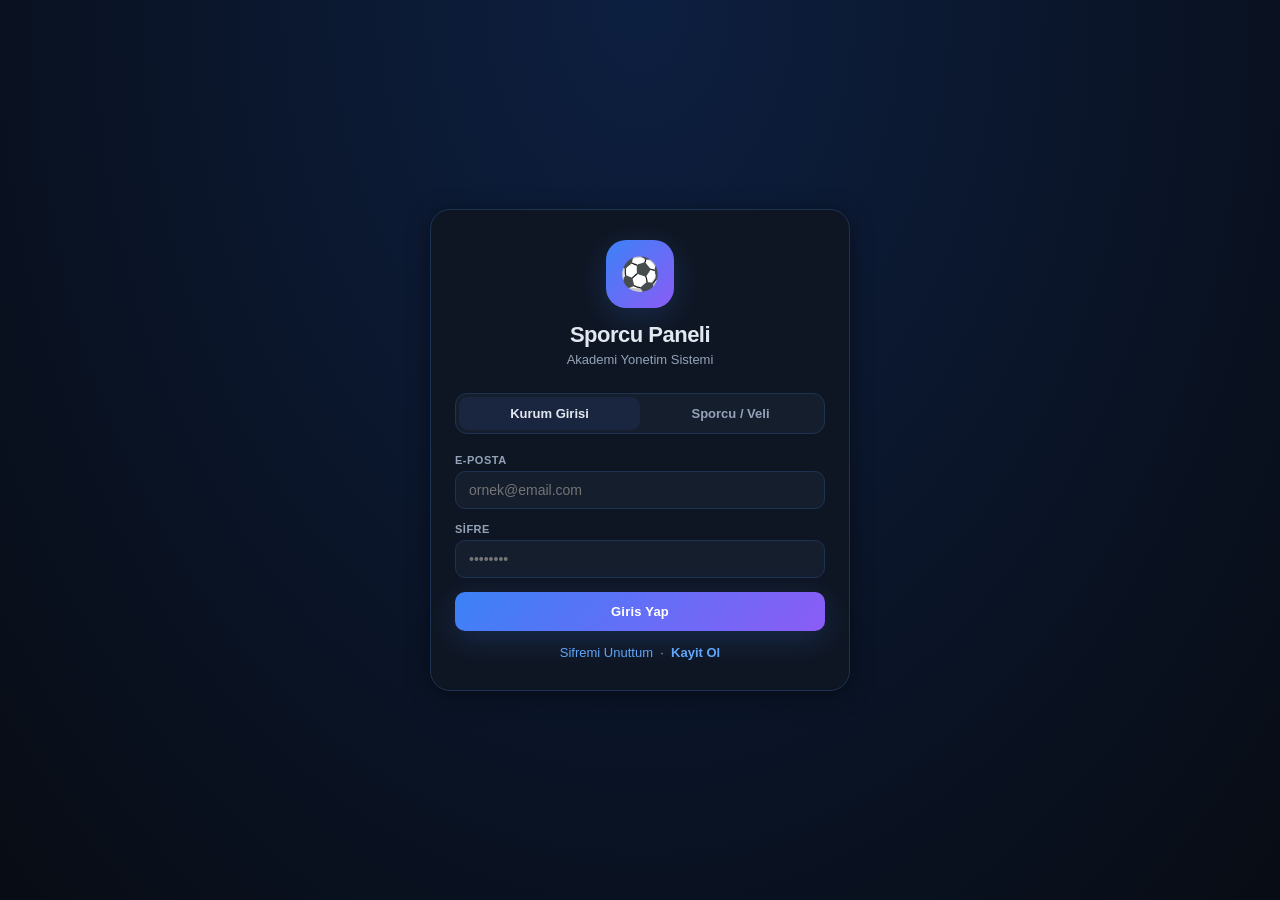
<file: index (4).html>
<!DOCTYPE html>
<html lang="tr">
<head>
<meta charset="UTF-8"/>
<meta name="viewport" content="width=device-width,initial-scale=1,maximum-scale=1,user-scalable=no"/>
<meta name="theme-color" content="#080c14"/>
<meta name="apple-mobile-web-app-capable" content="yes"/>
<meta name="apple-mobile-web-app-status-bar-style" content="black-translucent"/>
<title>Sporcu Paneli</title>
<link rel="manifest" href="data:application/json,{&quot;name&quot;:&quot;Sporcu Paneli&quot;,&quot;short_name&quot;:&quot;Sporcu&quot;,&quot;display&quot;:&quot;standalone&quot;,&quot;background_color&quot;:&quot;#080c14&quot;,&quot;theme_color&quot;:&quot;#3b82f6&quot;}"/>
<style>
:root{--bg:#080c14;--bg2:#0f1623;--bg3:#151e2d;--bg4:#1a2540;--border:#1e3352;--border2:#2a4a7f;--text:#e2e8f0;--text2:#94a3b8;--text3:#475569;--blue:#3b82f6;--blue2:#60a5fa;--green:#22c55e;--red:#ef4444;--yellow:#f59e0b;--purple:#a855f7;--cyan:#06b6d4;--grad:linear-gradient(135deg,#3b82f6,#8b5cf6);--grad2:linear-gradient(135deg,#22c55e,#06b6d4);--shadow:0 4px 24px rgba(0,0,0,.4);--shadow2:0 8px 32px rgba(59,130,246,.2)}
*{box-sizing:border-box;margin:0;padding:0;-webkit-tap-highlight-color:transparent}
body{background:var(--bg);color:var(--text);font-family:-apple-system,BlinkMacSystemFont,'Segoe UI',sans-serif;font-size:14px;height:100vh;overflow:hidden;display:flex;flex-direction:column}
::-webkit-scrollbar{width:4px;height:4px}::-webkit-scrollbar-track{background:transparent}::-webkit-scrollbar-thumb{background:var(--border2);border-radius:4px}
input,select,textarea{background:var(--bg3);border:1.5px solid var(--border);border-radius:10px;color:var(--text);font-size:14px;padding:10px 13px;width:100%;outline:none;font-family:inherit;transition:.2s}
input:focus,select:focus,textarea:focus{border-color:var(--blue);background:var(--bg4);box-shadow:0 0 0 3px rgba(59,130,246,.12)}
textarea{resize:vertical;min-height:80px}
label{display:block;font-size:11px;color:var(--text2);margin-bottom:5px;font-weight:700;letter-spacing:.5px;text-transform:uppercase}
.btn{border:none;border-radius:10px;cursor:pointer;font-size:13px;font-weight:600;padding:9px 16px;transition:.15s;letter-spacing:.2px;white-space:nowrap}
.bp{background:var(--grad);color:#fff;box-shadow:var(--shadow2)}.bp:active{transform:scale(.96)}
.bs{background:var(--bg3);color:var(--text);border:1.5px solid var(--border)}.bs:hover{border-color:var(--blue2)}
.bd{background:rgba(239,68,68,.1);color:var(--red);border:1.5px solid rgba(239,68,68,.2)}.bd:hover{background:rgba(239,68,68,.2)}
.bsu{background:rgba(34,197,94,.1);color:var(--green);border:1.5px solid rgba(34,197,94,.2)}.bsu:hover{background:rgba(34,197,94,.2)}
.by{background:rgba(245,158,11,.1);color:var(--yellow);border:1.5px solid rgba(245,158,11,.2)}
.btn-sm{padding:6px 12px;font-size:12px;border-radius:8px}.btn-xs{padding:3px 9px;font-size:11px;border-radius:6px}
.w100{width:100%}
.card{background:var(--bg2);border:1.5px solid var(--border);border-radius:16px;padding:16px;transition:.2s}
.dv{height:1px;background:var(--border);margin:12px 0}.dn{display:none!important}
.flex{display:flex}.fca{align-items:center}.fjb{justify-content:space-between}.fwrap{flex-wrap:wrap}
.gap1{gap:6px}.gap2{gap:10px}.gap3{gap:14px}.gap4{gap:20px}
.mb2{margin-bottom:8px}.mb3{margin-bottom:14px}.mt2{margin-top:8px}.mt3{margin-top:14px}
.tw{overflow-x:auto}.tw table{width:100%;border-collapse:collapse;border:1.5px solid var(--border);border-radius:12px;overflow:hidden}
.tw th,.tw td{padding:11px 13px;text-align:left;border-bottom:1px solid var(--border);white-space:nowrap}
.tw th{font-size:11px;color:var(--text3);font-weight:700;text-transform:uppercase;letter-spacing:.5px;background:var(--bg3)}
.tw td{font-size:13px}.tw tr:last-child td{border-bottom:none}.tw tr:hover td{background:rgba(59,130,246,.03)}
.tsm{font-size:12px}.ts{font-size:11px}.tm{color:var(--text2)}.tw6{font-weight:600}
.tg{color:var(--green)}.tr2{color:var(--red)}.ty{color:var(--yellow)}.tb{color:var(--blue2)}.tp{color:var(--purple)}
.trunc{overflow:hidden;text-overflow:ellipsis;white-space:nowrap}
.bg{font-size:11px;padding:3px 9px;border-radius:20px;font-weight:700;white-space:nowrap}
.bg-g{background:rgba(34,197,94,.12);color:var(--green);border:1px solid rgba(34,197,94,.2)}
.bg-r{background:rgba(239,68,68,.12);color:var(--red);border:1px solid rgba(239,68,68,.2)}
.bg-y{background:rgba(245,158,11,.12);color:var(--yellow);border:1px solid rgba(245,158,11,.2)}
.bg-b{background:rgba(59,130,246,.12);color:var(--blue2);border:1px solid rgba(59,130,246,.2)}
.bg-p{background:rgba(168,85,247,.12);color:var(--purple);border:1px solid rgba(168,85,247,.2)}
.ava{width:36px;height:36px;border-radius:50%;background:var(--grad);display:flex;align-items:center;justify-content:center;font-weight:700;font-size:13px;flex-shrink:0;box-shadow:0 2px 8px rgba(59,130,246,.25)}
.stat-card{cursor:pointer;transition:.2s;position:relative;overflow:hidden}.stat-card:active{transform:scale(.97)}
.stat-icon{font-size:24px;margin-bottom:8px}.stat-val{font-size:22px;font-weight:800;margin-bottom:3px}.stat-lbl{font-size:12px;color:var(--text2)}
.stat-b{border-color:rgba(59,130,246,.3);background:linear-gradient(135deg,var(--bg2),rgba(59,130,246,.06))}
.stat-g{border-color:rgba(34,197,94,.3);background:linear-gradient(135deg,var(--bg2),rgba(34,197,94,.06))}
.stat-r{border-color:rgba(239,68,68,.3);background:linear-gradient(135deg,var(--bg2),rgba(239,68,68,.06))}
.stat-y{border-color:rgba(245,158,11,.3);background:linear-gradient(135deg,var(--bg2),rgba(245,158,11,.06))}
.al{border-radius:10px;padding:10px 14px;font-size:13px;margin-bottom:12px}
.al-r{background:rgba(239,68,68,.08);border:1px solid rgba(239,68,68,.2);color:var(--red)}
.al-y{background:rgba(245,158,11,.08);border:1px solid rgba(245,158,11,.2);color:var(--yellow)}
.al-g{background:rgba(34,197,94,.08);border:1px solid rgba(34,197,94,.2);color:var(--green)}
.al-b{background:rgba(59,130,246,.08);border:1px solid rgba(59,130,246,.2);color:var(--blue2)}
.fg{display:grid;grid-template-columns:1fr 1fr;gap:12px}.fgr{display:flex;flex-direction:column}.fgr.full{grid-column:1/-1}
.g2{display:grid;grid-template-columns:1fr 1fr;gap:14px}
.g3{display:grid;grid-template-columns:1fr 1fr 1fr;gap:14px}
.g4{display:grid;grid-template-columns:repeat(4,1fr);gap:12px}
.g21{display:grid;grid-template-columns:1fr 1fr;gap:14px}
.filters{display:flex;gap:8px;flex-wrap:wrap}
.fs{background:var(--bg3);border:1.5px solid var(--border);border-radius:10px;color:var(--text);font-size:13px;padding:8px 11px;flex:1;min-width:120px;outline:none;transition:.2s}
.fs:focus{border-color:var(--blue)}
.att-row{display:flex;align-items:center;gap:10px;padding:9px 0;border-bottom:1px solid var(--border)}
.att-row:last-child{border-bottom:none}
.att-btns{display:flex;gap:4px}
.att-b{border:1.5px solid var(--border);background:var(--bg3);color:var(--text2);border-radius:7px;padding:5px 9px;font-size:11px;font-weight:700;cursor:pointer;transition:.15s}
.att-b.ap{background:rgba(34,197,94,.15);border-color:var(--green);color:var(--green)}
.att-b.aa{background:rgba(239,68,68,.15);border-color:var(--red);color:var(--red)}
.att-b.al2{background:rgba(245,158,11,.15);border-color:var(--yellow);color:var(--yellow)}
.pr{height:6px;background:var(--bg3);border-radius:3px;overflow:hidden}
.prb{height:100%;border-radius:3px;transition:.5s}
.prb-g{background:linear-gradient(90deg,#16a34a,var(--green))}.prb-y{background:linear-gradient(90deg,#d97706,var(--yellow))}.prb-r{background:linear-gradient(90deg,#dc2626,var(--red))}
.dr{display:flex;align-items:center;justify-content:space-between;padding:9px 0;border-bottom:1px solid var(--border)}
.dr:last-child{border-bottom:none}.dl{font-size:13px}.dvl{font-size:14px}
.ph{margin-bottom:18px}.stit{font-size:20px;font-weight:800;letter-spacing:-.3px}.ssub{font-size:13px;color:var(--text2);margin-top:3px}
.sh{display:flex;align-items:center;justify-content:space-between}
.toast{position:fixed;bottom:88px;left:50%;transform:translateX(-50%) translateY(20px);background:var(--bg3);border:1.5px solid var(--border);border-radius:12px;padding:11px 20px;font-size:13px;font-weight:600;z-index:9999;opacity:0;transition:.25s;white-space:nowrap;pointer-events:none;box-shadow:var(--shadow)}
.toast.show{opacity:1;transform:translateX(-50%) translateY(0)}
.toast-e{border-color:rgba(239,68,68,.4);color:var(--red)}.toast-g{border-color:rgba(34,197,94,.4);color:var(--green)}
.modal-bg{display:none;position:fixed;inset:0;background:rgba(0,0,0,.8);z-index:500;align-items:flex-end;justify-content:center}
.modal-bg.show{display:flex}
.modal-box{background:var(--bg2);border:1.5px solid var(--border);border-radius:20px 20px 0 0;width:100%;max-width:600px;max-height:92vh;display:flex;flex-direction:column}
.modal-hd{padding:16px 18px;border-bottom:1px solid var(--border);display:flex;align-items:center;justify-content:space-between;flex-shrink:0}
.modal-body{padding:16px 18px;overflow-y:auto;flex:1}
.modal-ft{padding:13px 18px;border-top:1px solid var(--border);display:flex;gap:8px;justify-content:flex-end;flex-shrink:0}
.modal-x{background:var(--bg3);border:1px solid var(--border);color:var(--text2);font-size:16px;cursor:pointer;padding:4px 9px;border-radius:8px}
#wrap{display:flex;flex-direction:column;flex:1;overflow:hidden}
#side{position:fixed;left:-270px;top:0;bottom:0;width:260px;background:var(--bg2);border-right:1.5px solid var(--border);z-index:200;transition:.28s cubic-bezier(.4,0,.2,1);overflow-y:auto;display:flex;flex-direction:column}
#side.open{left:0;box-shadow:4px 0 40px rgba(0,0,0,.6)}
#overlay{display:none;position:fixed;inset:0;background:rgba(0,0,0,.65);z-index:150}
#overlay.show{display:block}
.slogo{padding:18px 16px;border-bottom:1px solid var(--border);display:flex;align-items:center;gap:12px}
.slogo-icon{width:38px;height:38px;background:var(--grad);border-radius:11px;display:flex;align-items:center;justify-content:center;font-size:20px;flex-shrink:0}
.snav{padding:10px 8px;flex:1}
.nsec{font-size:10px;color:var(--text3);font-weight:700;padding:10px 10px 5px;text-transform:uppercase;letter-spacing:1px}
.ni{display:flex;align-items:center;gap:10px;width:100%;padding:10px 11px;border-radius:10px;border:none;background:none;color:var(--text2);font-size:13px;font-weight:500;cursor:pointer;text-align:left;transition:.15s;margin-bottom:2px}
.ni svg{width:17px;height:17px;flex-shrink:0}
.ni:hover{background:rgba(59,130,246,.08);color:var(--text)}
.ni.on{background:rgba(59,130,246,.12);color:var(--blue2);font-weight:600}
.ni .badge{margin-left:auto;background:var(--red);color:#fff;border-radius:10px;padding:1px 6px;font-size:10px;font-weight:700}
#main{flex:1;overflow-y:auto;-webkit-overflow-scrolling:touch;padding:16px}
#bar{display:flex;align-items:center;gap:10px;padding:11px 16px;background:rgba(8,12,20,.95);border-bottom:1.5px solid var(--border);flex-shrink:0}
.hbg{background:var(--bg3);border:1.5px solid var(--border);color:var(--text2);cursor:pointer;padding:7px;border-radius:9px;display:flex;align-items:center;justify-content:center;transition:.15s}
#bnav{background:rgba(8,12,20,.97);border-top:1.5px solid var(--border);flex-shrink:0;padding:4px 0 8px}
.bni{display:flex;justify-content:space-around}
.bni-btn{display:flex;flex-direction:column;align-items:center;gap:3px;background:none;border:none;color:var(--text3);font-size:10px;font-weight:600;cursor:pointer;padding:7px 8px;border-radius:10px;min-width:52px;transition:.15s}
.bni-btn svg{width:21px;height:21px}
.bni-btn.on{color:var(--blue2)}
.bni-dot{display:none;width:7px;height:7px;border-radius:50%;background:var(--red);margin-top:-16px;margin-right:-14px;border:2px solid var(--bg);align-self:flex-end}
#sporcu-portal{display:none;flex-direction:column;height:100vh;overflow:hidden}
.sp-hd{background:var(--bg2);border-bottom:1.5px solid var(--border);padding:14px 16px;display:flex;align-items:center;gap:12px;flex-shrink:0}
.sp-tabs{display:flex;background:var(--bg3);border-bottom:1.5px solid var(--border);flex-shrink:0}
.sp-tab{flex:1;padding:12px 4px;text-align:center;font-size:12px;font-weight:700;color:var(--text2);border:none;background:none;cursor:pointer;border-bottom:2px solid transparent;transition:.2s}
.sp-tab.on{color:var(--blue2);border-bottom-color:var(--blue)}
.sp-body{flex:1;overflow-y:auto;padding:14px}
#lbox-wrap{position:fixed;inset:0;background:radial-gradient(ellipse at top,#0d1f40,var(--bg));display:flex;align-items:center;justify-content:center;padding:20px;z-index:100}
.lbox{background:var(--bg2);border:1.5px solid var(--border);border-radius:20px;padding:30px 24px;width:100%;max-width:420px;box-shadow:var(--shadow)}
.llogo{text-align:center;margin-bottom:26px}
.llogo-i{width:68px;height:68px;background:var(--grad);border-radius:20px;display:flex;align-items:center;justify-content:center;font-size:32px;margin:0 auto 14px;box-shadow:var(--shadow2)}
.ltabs{display:flex;background:var(--bg3);border-radius:12px;padding:3px;margin-bottom:20px;border:1px solid var(--border)}
.ltab{flex:1;padding:9px;text-align:center;border-radius:9px;border:none;background:none;color:var(--text2);font-size:13px;font-weight:600;cursor:pointer;transition:.2s}
.ltab.on{background:var(--bg4);color:var(--text)}
.lerr{background:rgba(239,68,68,.08);border:1.5px solid rgba(239,68,68,.25);color:var(--red);border-radius:10px;padding:10px 13px;font-size:13px;margin-bottom:12px}
#loading-overlay{display:none;position:fixed;inset:0;background:rgba(8,12,20,.9);z-index:9990;align-items:center;justify-content:center;flex-direction:column;gap:14px}
.spin{width:38px;height:38px;border:3px solid var(--bg3);border-top-color:var(--blue);border-radius:50%;animation:spin .7s linear infinite}
.quick-actions{display:grid;grid-template-columns:repeat(4,1fr);gap:8px;margin-bottom:16px}
.qa-btn{background:var(--bg3);border:1.5px solid var(--border);border-radius:12px;padding:12px 6px;text-align:center;cursor:pointer;transition:.2s;display:flex;flex-direction:column;align-items:center;gap:6px}
.qa-btn:active{transform:scale(.95)}
.qa-icon{font-size:20px}.qa-lbl{font-size:10px;font-weight:700;color:var(--text2);letter-spacing:.3px}
.mini-chart{display:flex;align-items:flex-end;gap:3px;height:48px;padding-top:4px}
.mc-bar{flex:1;border-radius:3px 3px 0 0;min-height:3px;transition:.5s}
.profile-hero{background:linear-gradient(135deg,var(--bg3),var(--bg4));border:1.5px solid var(--border);border-radius:16px;padding:20px;margin-bottom:14px}
@keyframes spin{to{transform:rotate(360deg)}}
@keyframes slideUp{from{transform:translateY(8px);opacity:0}to{transform:translateY(0);opacity:1}}
.anim{animation:slideUp .2s ease-out}
.sms-code{display:flex;gap:8px;justify-content:center;margin:16px 0}
.sms-digit{width:44px;height:52px;background:var(--bg3);border:2px solid var(--border);border-radius:10px;color:var(--text);font-size:22px;font-weight:700;text-align:center;outline:none;transition:.2s}
.sms-digit:focus{border-color:var(--blue);background:var(--bg4)}
@media(max-width:600px){
  .g4{grid-template-columns:1fr 1fr}.g3{grid-template-columns:1fr 1fr}.g2{grid-template-columns:1fr}.g21{grid-template-columns:1fr}
  .fg{grid-template-columns:1fr}.fgr.full{grid-column:1}
}
</style>
</head>
<body>
<div id="loading-overlay"><div class="spin"></div><div style="color:var(--text2);font-size:13px;font-weight:600">Yukleniyor...</div></div>
<div id="lbox-wrap">
  <div class="lbox">
    <div class="llogo">
      <div class="llogo-i">&#x26BD;</div>
      <h1 style="font-size:22px;font-weight:800;letter-spacing:-.5px">Sporcu Paneli</h1>
      <p style="color:var(--text2);font-size:13px;margin-top:4px">Akademi Yonetim Sistemi</p>
    </div>
    <div class="ltabs">
      <button class="ltab on" onclick="switchLoginTab('admin')">Kurum Girisi</button>
      <button class="ltab" onclick="switchLoginTab('sporcu')">Sporcu / Veli</button>
    </div>
    <div id="login-admin">
      <div class="fgr mb3"><label>E-posta</label><input id="le" type="email" placeholder="ornek@email.com" onkeydown="if(event.key==='Enter')doLogin()"/></div>
      <div class="fgr mb3"><label>Sifre</label><input id="lp" type="password" placeholder="••••••••" onkeydown="if(event.key==='Enter')doLogin()"/></div>
      <div id="lerr" class="lerr dn"></div>
      <button class="btn bp w100 mb3" style="padding:12px" onclick="doLogin()">Giris Yap</button>
      <div style="text-align:center;font-size:13px;color:var(--text2)">
        <span onclick="showForgotPassword()" style="cursor:pointer;color:var(--blue2)">Sifremi Unuttum</span>
        &nbsp;·&nbsp;
        <span onclick="showRegister()" style="cursor:pointer;color:var(--blue2);font-weight:600">Kayit Ol</span>
      </div>
    </div>
    <div id="login-sporcu" class="dn">
      <div class="fgr mb3"><label>TC Kimlik No</label><input id="ls-tc" type="tel" maxlength="11" placeholder="11 haneli TC" onkeydown="if(event.key==='Enter')doSporcuLogin()"/></div>
      <div class="fgr mb3"><label>Sifre</label><input id="ls-pass" type="password" placeholder="••••••••" onkeydown="if(event.key==='Enter')doSporcuLogin()"/></div>
      <div id="ls-err" class="lerr dn">TC veya sifre hatali!</div>
      <button class="btn bp w100 mb3" style="padding:12px" onclick="doSporcuLogin()">Giris Yap</button>
      <div style="text-align:center;font-size:13px"><span onclick="showForgotPassword()" style="cursor:pointer;color:var(--blue2)">Sifremi Unuttum</span></div>
    </div>
  </div>
</div>
<div id="sporcu-portal">
  <div class="sp-hd">
    <div class="ava" id="sp-avatar">S</div>
    <div style="flex:1"><div class="tw6" id="sp-name">Sporcu</div><div style="font-size:11px;color:var(--text2)" id="sp-orgname">Akademi</div></div>
    <button class="btn bs btn-sm" onclick="doSporcuLogout()">Cikis</button>
  </div>
  <div class="sp-tabs">
    <button class="sp-tab on" onclick="spTab('profil')">&#x1F464; Profil</button>
    <button class="sp-tab" onclick="spTab('yoklama')">&#x1F4CB; Yoklama</button>
    <button class="sp-tab" onclick="spTab('odemeler')">&#x1F4B3; Odemeler</button>
    <button class="sp-tab" onclick="spTab('odeme-yap')">&#x1F4B8; Odeme Yap</button>
  </div>
  <div class="sp-body" id="sp-content"></div>
</div>
<div id="wrap" class="dn">
  <div id="overlay" onclick="closeSide()"></div>
  <div id="side">
    <div class="slogo">
      <div class="slogo-icon">&#x26BD;</div>
      <div><div style="font-weight:700;font-size:13px" id="sn">Akademi</div><div style="font-size:11px;color:var(--text3)" id="sn2">Yonetim</div></div>
    </div>
    <nav class="snav">
      <div class="nsec">Ana Menu</div>
      <button class="ni on" id="ni-dashboard" onclick="go('dashboard')"><svg fill="none" stroke="currentColor" viewBox="0 0 24 24"><path stroke-linecap="round" stroke-linejoin="round" stroke-width="2" d="M3 12l2-2m0 0l7-7 7 7M5 10v10a1 1 0 001 1h3m10-11l2 2m-2-2v10a1 1 0 01-1 1h-3m-6 0a1 1 0 001-1v-4a1 1 0 011-1h2a1 1 0 011 1v4a1 1 0 001 1m-6 0h6"/></svg>Gosterge</button>
      <button class="ni" id="ni-athletes" onclick="go('athletes')"><svg fill="none" stroke="currentColor" viewBox="0 0 24 24"><path stroke-linecap="round" stroke-linejoin="round" stroke-width="2" d="M17 20h5v-2a3 3 0 00-5.356-1.857M17 20H7m10 0v-2c0-.656-.126-1.283-.356-1.857M7 20H2v-2a3 3 0 015.356-1.857M7 20v-2c0-.656.126-1.283.356-1.857m0 0a5.002 5.002 0 019.288 0M15 7a3 3 0 11-6 0 3 3 0 016 0z"/></svg>Sporcular</button>
      <button class="ni" id="ni-payments" onclick="go('payments')"><svg fill="none" stroke="currentColor" viewBox="0 0 24 24"><path stroke-linecap="round" stroke-linejoin="round" stroke-width="2" d="M12 8c-1.657 0-3 .895-3 2s1.343 2 3 2 3 .895 3 2-1.343 2-3 2m0-8c1.11 0 2.08.402 2.599 1M12 8V7m0 1v8m0 0v1m0-1c-1.11 0-2.08-.402-2.599-1M21 12a9 9 0 11-18 0 9 9 0 0118 0z"/></svg>Odemeler<span class="badge dn" id="badge-pay">0</span></button>
      <button class="ni" id="ni-accounting" onclick="go('accounting')"><svg fill="none" stroke="currentColor" viewBox="0 0 24 24"><path stroke-linecap="round" stroke-linejoin="round" stroke-width="2" d="M9 19v-6a2 2 0 00-2-2H5a2 2 0 00-2 2v6a2 2 0 002 2h2a2 2 0 002-2zm0 0V9a2 2 0 012-2h2a2 2 0 012 2v10m-6 0a2 2 0 002 2h2a2 2 0 002-2m0 0V5a2 2 0 012-2h2a2 2 0 012 2v14a2 2 0 01-2 2h-2a2 2 0 01-2-2z"/></svg>Muhasebe</button>
      <button class="ni" id="ni-attendance" onclick="go('attendance')"><svg fill="none" stroke="currentColor" viewBox="0 0 24 24"><path stroke-linecap="round" stroke-linejoin="round" stroke-width="2" d="M9 5H7a2 2 0 00-2 2v12a2 2 0 002 2h10a2 2 0 002-2V7a2 2 0 00-2-2h-2M9 5a2 2 0 002 2h2a2 2 0 002-2M9 5a2 2 0 012-2h2a2 2 0 012 2m-6 9l2 2 4-4"/></svg>Devam</button>
      <button class="ni" id="ni-coaches" onclick="go('coaches')"><svg fill="none" stroke="currentColor" viewBox="0 0 24 24"><path stroke-linecap="round" stroke-linejoin="round" stroke-width="2" d="M16 7a4 4 0 11-8 0 4 4 0 018 0zM12 14a7 7 0 00-7 7h14a7 7 0 00-7-7z"/></svg>Antrenorler</button>
      <button class="ni" id="ni-messages" onclick="go('messages')"><svg fill="none" stroke="currentColor" viewBox="0 0 24 24"><path stroke-linecap="round" stroke-linejoin="round" stroke-width="2" d="M8 10h.01M12 10h.01M16 10h.01M9 16H5a2 2 0 01-2-2V6a2 2 0 012-2h14a2 2 0 012 2v8a2 2 0 01-2 2h-5l-5 5v-5z"/></svg>Mesajlar<span class="badge dn" id="badge-msg">0</span></button>
      <div class="nsec">Sistem</div>
      <button class="ni" id="ni-settings" onclick="go('settings')"><svg fill="none" stroke="currentColor" viewBox="0 0 24 24"><path stroke-linecap="round" stroke-linejoin="round" stroke-width="2" d="M10.325 4.317c.426-1.756 2.924-1.756 3.35 0a1.724 1.724 0 002.573 1.066c1.543-.94 3.31.826 2.37 2.37a1.724 1.724 0 001.065 2.572c1.756.426 1.756 2.924 0 3.35a1.724 1.724 0 00-1.066 2.573c.94 1.543-.826 3.31-2.37 2.37a1.724 1.724 0 00-2.572 1.065c-.426 1.756-2.924 1.756-3.35 0a1.724 1.724 0 00-2.573-1.066c-1.543.94-3.31-.826-2.37-2.37a1.724 1.724 0 00-1.065-2.572c-1.756-.426-1.756-2.924 0-3.35a1.724 1.724 0 001.066-2.573c-.94-1.543.826-3.31 2.37-2.37.996.608 2.296.07 2.572-1.065z"/><circle cx="12" cy="12" r="3"/></svg>Ayarlar</button>
      <div style="padding:14px 8px 8px;margin-top:8px;border-top:1px solid var(--border)">
        <div class="flex fca gap2 mb3">
          <div class="ava" style="width:30px;height:30px;font-size:11px" id="sava">A</div>
          <div style="flex:1;min-width:0"><div class="tw6 tsm trunc" id="suname">Admin</div><div class="ts tm">Yonetici</div></div>
        </div>
        <button class="btn bs btn-sm w100" onclick="doLogout()">Cikis Yap</button>
      </div>
    </nav>
  </div>
  <div style="display:flex;flex-direction:column;flex:1;overflow:hidden">
    <div id="bar">
      <button class="hbg" onclick="openSide()"><svg width="20" height="20" fill="none" stroke="currentColor" viewBox="0 0 24 24"><path stroke-linecap="round" stroke-linejoin="round" stroke-width="2" d="M4 6h16M4 12h16M4 18h16"/></svg></button>
      <div style="flex:1;font-weight:700;font-size:15px;letter-spacing:-.2px" id="bar-title">Gosterge</div>
      <div class="ava" style="width:30px;height:30px;font-size:11px" id="bar-ava">A</div>
    </div>
    <div id="main"></div>
    <div id="bnav">
      <div class="bni">
        <button class="bni-btn on" id="bn-dashboard" onclick="go('dashboard')"><svg fill="none" stroke="currentColor" viewBox="0 0 24 24"><path stroke-linecap="round" stroke-linejoin="round" stroke-width="2" d="M3 12l2-2m0 0l7-7 7 7M5 10v10a1 1 0 001 1h3m10-11l2 2m-2-2v10a1 1 0 01-1 1h-3m-6 0a1 1 0 001-1v-4a1 1 0 011-1h2a1 1 0 011 1v4a1 1 0 001 1m-6 0h6"/></svg>Ana</button>
        <button class="bni-btn" id="bn-athletes" onclick="go('athletes')"><svg fill="none" stroke="currentColor" viewBox="0 0 24 24"><path stroke-linecap="round" stroke-linejoin="round" stroke-width="2" d="M17 20h5v-2a3 3 0 00-5.356-1.857M17 20H7m10 0v-2c0-.656-.126-1.283-.356-1.857M7 20H2v-2a3 3 0 015.356-1.857M7 20v-2c0-.656.126-1.283.356-1.857m0 0a5.002 5.002 0 019.288 0M15 7a3 3 0 11-6 0 3 3 0 016 0z"/></svg>Sporcular</button>
        <button class="bni-btn" id="bn-payments" onclick="go('payments')"><svg fill="none" stroke="currentColor" viewBox="0 0 24 24"><path stroke-linecap="round" stroke-linejoin="round" stroke-width="2" d="M12 8c-1.657 0-3 .895-3 2s1.343 2 3 2 3 .895 3 2-1.343 2-3 2m0-8c1.11 0 2.08.402 2.599 1M12 8V7m0 1v8m0 0v1m0-1c-1.11 0-2.08-.402-2.599-1M21 12a9 9 0 11-18 0 9 9 0 0118 0z"/></svg>Odeme</button>
        <button class="bni-btn" id="bn-attendance" onclick="go('attendance')"><svg fill="none" stroke="currentColor" viewBox="0 0 24 24"><path stroke-linecap="round" stroke-linejoin="round" stroke-width="2" d="M9 5H7a2 2 0 00-2 2v12a2 2 0 002 2h10a2 2 0 002-2V7a2 2 0 00-2-2h-2M9 5a2 2 0 002 2h2a2 2 0 002-2M9 5a2 2 0 012-2h2a2 2 0 012 2m-6 9l2 2 4-4"/></svg>Devam</button>
        <button class="bni-btn" id="bn-settings" onclick="go('settings')"><svg fill="none" stroke="currentColor" viewBox="0 0 24 24"><path stroke-linecap="round" stroke-linejoin="round" stroke-width="2" d="M10.325 4.317c.426-1.756 2.924-1.756 3.35 0a1.724 1.724 0 002.573 1.066c1.543-.94 3.31.826 2.37 2.37a1.724 1.724 0 001.065 2.572c1.756.426 1.756 2.924 0 3.35a1.724 1.724 0 00-1.066 2.573c.94 1.543-.826 3.31-2.37 2.37a1.724 1.724 0 00-2.572 1.065c-.426 1.756-2.924 1.756-3.35 0a1.724 1.724 0 00-2.573-1.066c-1.543.94-3.31-.826-2.37-2.37a1.724 1.724 0 00-1.065-2.572c-1.756-.426-1.756-2.924 0-3.35a1.724 1.724 0 001.066-2.573c-.94-1.543.826-3.31 2.37-2.37.996.608 2.296.07 2.572-1.065z"/><circle cx="12" cy="12" r="3"/></svg>Ayarlar</button>
      </div>
    </div>
  </div>
</div>
<div id="modal" class="modal-bg">
  <div class="modal-box">
    <div class="modal-hd"><div class="tw6" style="font-size:15px" id="modal-title"></div><button class="modal-x" onclick="closeModal()">&#x2715;</button></div>
    <div class="modal-body" id="modal-body"></div>
    <div class="modal-ft" id="modal-footer"></div>
  </div>
</div>

<script>
var SUPA_URL='https://wfarbydojxtufnkjuhtc.supabase.co';
var SUPA_KEY='sb_publishable_w1_nXk_7TM1ePWHMN2CDcQ_1ufk0kYC';
var NETGSM_USER='',NETGSM_PASS='',NETGSM_HEADER='SPORCU';

// ── Supabase ──────────────────────────────────────────────
async function supaFetch(table,method,data,filters){
  var url=SUPA_URL+'/rest/v1/'+table,params=[];
  if(filters)Object.keys(filters).forEach(function(k){params.push(k+'=eq.'+encodeURIComponent(filters[k]));});
  if(params.length)url+='?'+params.join('&');
  if(method==='GET')url+=(url.indexOf('?')>=0?'&':'?')+'order=created_at.desc&limit=1000';
  var rm=method==='UPSERT'?'POST':method;
  var hd={'apikey':SUPA_KEY,'Authorization':'Bearer '+SUPA_KEY,'Content-Type':'application/json','Accept':'application/json'};
  if(method==='UPSERT')hd['Prefer']='resolution=merge-duplicates,return=representation';
  else if(method==='POST'||method==='PATCH')hd['Prefer']='return=representation';
  var opts={method:rm,headers:hd,mode:'cors'};
  if(data&&method!=='GET')opts.body=JSON.stringify(data);
  try{
    var res=await fetch(url,opts);
    if(!res.ok){console.error('Supa '+res.status,await res.text());return null;}
    var txt=await res.text();return txt?JSON.parse(txt):[];
  }catch(e){console.error('Supa:',e.message||e);return null;}
}
async function supaGet(t,f){return await supaFetch(t,'GET',null,f);}
async function supaPost(t,d){return await supaFetch(t,'POST',d);}
async function supaUpsert(t,d){return await supaFetch(t,'UPSERT',Array.isArray(d)?d:[d]);}
async function supaDelete(t,f){
  var url=SUPA_URL+'/rest/v1/'+t+'?'+Object.keys(f).map(function(k){return k+'=eq.'+encodeURIComponent(f[k]);}).join('&');
  var res=await fetch(url,{method:'DELETE',headers:{'apikey':SUPA_KEY,'Authorization':'Bearer '+SUPA_KEY},mode:'cors'});
  return res.ok;
}
async function supaPatch(t,d,f){
  var url=SUPA_URL+'/rest/v1/'+t+'?'+Object.keys(f).map(function(k){return k+'=eq.'+encodeURIComponent(f[k]);}).join('&');
  var res=await fetch(url,{method:'PATCH',headers:{'apikey':SUPA_KEY,'Authorization':'Bearer '+SUPA_KEY,'Content-Type':'application/json','Prefer':'return=representation'},body:JSON.stringify(d),mode:'cors'});
  return res.ok?await res.json():null;
}

// ── SMS (Netgsm) ──────────────────────────────────────────
async function sendSMS(phone,msg){
  if(!NETGSM_USER||!phone)return false;
  var clean=phone.replace(/\D/g,'');
  if(clean.startsWith('0'))clean='90'+clean.slice(1);
  else if(!clean.startsWith('90'))clean='90'+clean;
  try{
    var url='https://api.netgsm.com.tr/sms/send/get/?usercode='+encodeURIComponent(NETGSM_USER)+'&password='+encodeURIComponent(NETGSM_PASS)+'&gsmno='+clean+'&message='+encodeURIComponent(msg)+'&msgheader='+encodeURIComponent(NETGSM_HEADER);
    var res=await fetch(url,{mode:'no-cors'});
    return true;
  }catch(e){console.error('SMS:',e);return false;}
}

// ── SHA-256 hash ──────────────────────────────────────────
async function sha256(str){
  var buf=await crypto.subtle.digest('SHA-256',new TextEncoder().encode(str));
  return Array.from(new Uint8Array(buf)).map(function(b){return b.toString(16).padStart(2,'0');}).join('');
}

// ── Loading ───────────────────────────────────────────────
function showLoading(){document.getElementById('loading-overlay').style.display='flex';}
function hideLoading(){document.getElementById('loading-overlay').style.display='none';}

// ── State ─────────────────────────────────────────────────
var currentUser=null,currentOrgId=null,currentSporcu=null,currentSporcuOrgId=null;
var acct={email:'',pass:''};
var athletes=[],payments=[],coaches=[],attData={},messages=[],settings={};
var _orgsCache=[],_usersCache=[];
var curPage='dashboard';
var ATD=tod(),ATSP='';
var _athFilter={sp:'',st:'',q:''};
var _payFilter={st:'',q:''};
var _confirmCb=null,_forgotCtx=null;

// ── Utils ─────────────────────────────────────────────────
function tod(){var d=new Date();return d.getFullYear()+'-'+String(d.getMonth()+1).padStart(2,'0')+'-'+String(d.getDate()).padStart(2,'0');}
function uid(){return 'id-'+Date.now().toString(36)+Math.random().toString(36).slice(2,6);}
function esc(s){return String(s||'').replace(/&/g,'&amp;').replace(/</g,'&lt;').replace(/>/g,'&gt;').replace(/"/g,'&quot;');}
function ini(s){var p=(s||'').trim().split(' ');return(p[0]?p[0][0]:'')+(p[1]?p[1][0]:'');}
function fmtN(n){return Number(n||0).toLocaleString('tr-TR');}
function fmtD(s){if(!s)return '-';try{var d=new Date(s);return d.getDate()+'.'+(d.getMonth()+1)+'.'+d.getFullYear();}catch(e){return s;}}
function age(bd){if(!bd)return '-';var d=new Date(bd),now=new Date();return now.getFullYear()-d.getFullYear()-(now<new Date(now.getFullYear(),d.getMonth(),d.getDate())?1:0);}
function gv(id){var el=document.getElementById(id);return el?el.value.trim():'';}
function gvn(id){return parseFloat(gv(id))||0;}
function stl(s){var m={active:'Aktif',inactive:'Pasif',pending:'Bekliyor',completed:'Tamamlandi',overdue:'Gecikti',cancelled:'Iptal'};return m[s]||s||'-';}
function stc(s){var m={active:'bg-g',inactive:'bg-r',pending:'bg-y',completed:'bg-g',overdue:'bg-r',cancelled:'bg-r'};return m[s]||'bg-b';}
function semi(sp){if(!sp)return '';if(sp.toLowerCase().indexOf('futbol')>=0)return '&#x26BD;';if(sp.toLowerCase().indexOf('basketbol')>=0)return '&#x1F3C0;';if(sp.toLowerCase().indexOf('yuzme')>=0||sp.toLowerCase().indexOf('yüzme')>=0)return '&#x1F3CA;';if(sp.toLowerCase().indexOf('tenis')>=0)return '&#x1F3BE;';if(sp.toLowerCase().indexOf('voleybol')>=0)return '&#x1F3D0;';if(sp.toLowerCase().indexOf('güres')>=0||sp.toLowerCase().indexOf('gures')>=0)return '&#x1F94B;';return '&#x1F3C5;';}
function cname(ci){for(var i=0;i<coaches.length;i++){if(coaches[i].id===ci)return coaches[i].fn+' '+coaches[i].ln;}return '-';}
function attRate(aid){var tot=0,pres=0;Object.keys(attData).forEach(function(d){if(attData[d]&&attData[d][aid]){tot++;if(attData[d][aid]==='P')pres++;}});return tot?Math.round(pres/tot*100):null;}
function overdueCount(){var n=0;payments.forEach(function(p){if(p.st==='overdue')n++;});return n;}
function pendingCount(){var n=0;payments.forEach(function(p){if(p.needsApproval&&p.st==='pending')n++;});return n;}
function unreadCount(){var n=0;messages.forEach(function(m){if(!m.rd)n++;});return n;}
function row(lbl,val){return '<div class="dr"><span class="dl tm tsm">'+lbl+'</span><span class="dvl tw6 tsm">'+val+'</span></div>';}
function avatarColor(name){var colors=['var(--grad)','linear-gradient(135deg,#22c55e,#06b6d4)','linear-gradient(135deg,#f59e0b,#ef4444)','linear-gradient(135deg,#a855f7,#3b82f6)','linear-gradient(135deg,#06b6d4,#3b82f6)'];var i=((name||'A').charCodeAt(0))%colors.length;return colors[i];}

// ── DB mappers ────────────────────────────────────────────
function dbToAth(r){return{id:r.id,fn:r.fn,ln:r.ln,tc:r.tc,bd:r.bd,gn:r.gn,ph:r.ph,em:r.em||'',sp:r.sp,cat:r.cat,lic:r.lic,rd:r.rd,st:r.st||'active',pp:r.pp,fee:r.fee||0,nt:r.nt,ci:r.ci,pn:r.pn,pp2:r.pp2,spPass:r.sp_pass};}
function athToDB(a){return{id:a.id,org_id:currentOrgId,fn:a.fn,ln:a.ln,tc:a.tc,bd:a.bd,gn:a.gn,ph:a.ph,em:a.em||'',sp:a.sp,cat:a.cat,lic:a.lic,rd:a.rd,st:a.st,pp:a.pp,fee:a.fee,nt:a.nt,ci:a.ci,pn:a.pn,pp2:a.pp2,sp_pass:a.spPass};}
function dbToPay(r){return{id:r.id,aid:r.aid,an:r.an,amt:r.amt||0,dt:r.dt,ty:r.ty,cat:r.cat,ds:r.ds,st:r.st||'pending',inv:r.inv,dd:r.dd,payMethod:r.pay_method,havaleNote:r.havale_note,sporcuName:r.sporcu_name,sporcuTC:r.sporcu_tc,needsApproval:r.needs_approval,approvedBy:r.approved_by,approvedAt:r.approved_at};}
function payToDB(p){return{id:p.id,org_id:currentOrgId,aid:p.aid,an:p.an,amt:p.amt,dt:p.dt,ty:p.ty,cat:p.cat,ds:p.ds,st:p.st,inv:p.inv,dd:p.dd,pay_method:p.payMethod,havale_note:p.havaleNote,sporcu_name:p.sporcuName,sporcu_tc:p.sporcuTC,needs_approval:p.needsApproval,approved_by:p.approvedBy,approved_at:p.approvedAt};}
function dbToCoach(r){return{id:r.id,fn:r.fn,ln:r.ln,ph:r.ph,em:r.em,sp:r.sp,sal:r.sal||0,st:r.st||'active',sd:r.sd,nt:r.nt};}
function coachToDB(c){return{id:c.id,org_id:currentOrgId,fn:c.fn,ln:c.ln,ph:c.ph,em:c.em,sp:c.sp,sal:c.sal,st:c.st,sd:c.sd,nt:c.nt};}
function dbToMsg(r){return{id:r.id,fr:r.fr,role:r.role,sub:r.sub,body:r.body,dt:r.dt,rd:r.rd};}
function msgToDB(m){return{id:m.id,org_id:currentOrgId,fr:m.fr,role:m.role,sub:m.sub,body:m.body,dt:m.dt,rd:m.rd};}
function dbToSettings(r){return{schoolName:r.school_name,bankName:r.bank_name,accountName:r.account_name,iban:r.iban,ownerPhone:r.owner_phone,netgsmUser:r.netgsm_user,netgsmPass:r.netgsm_pass,netgsmHeader:r.netgsm_header};}
function settingsToDB(s){return{org_id:currentOrgId,school_name:s.schoolName,bank_name:s.bankName,account_name:s.accountName,iban:s.iban,owner_phone:s.ownerPhone,netgsm_user:s.netgsmUser,netgsm_pass:s.netgsmPass,netgsm_header:s.netgsmHeader,updated_at:new Date().toISOString()};}

async function dbSaveAth(a){return await supaUpsert('athletes',athToDB(a));}
async function dbSavePay(p){return await supaUpsert('payments',payToDB(p));}
async function dbSaveCoach(c){return await supaUpsert('coaches',coachToDB(c));}
async function dbDelAth(id){return await supaDelete('athletes',{id:id});}
async function dbDelPay(id){return await supaDelete('payments',{id:id});}
async function dbDelCoach(id){return await supaDelete('coaches',{id:id});}
async function dbSaveMsg(m){return await supaUpsert('messages',msgToDB(m));}
async function dbDelMsg(id){return await supaDelete('messages',{id:id});}
async function dbSaveAtt(date,aid,status){
  if(status===undefined)await supaDelete('attendance',{org_id:currentOrgId,athlete_id:aid,att_date:date});
  else await supaUpsert('attendance',{org_id:currentOrgId,athlete_id:aid,att_date:date,status:status});
}
async function saveS(){await supaUpsert('settings',settingsToDB(settings));}
function getOrgById(id){for(var i=0;i<_orgsCache.length;i++){if(_orgsCache[i].id===id)return _orgsCache[i];}return null;}

// ── Auto overdue check ────────────────────────────────────
function checkOverdue(){
  var today=tod(),changed=0;
  payments.forEach(function(p){
    if(p.st==='pending'&&p.dd&&p.dd<today&&!p.needsApproval){p.st='overdue';dbSavePay(p);changed++;}
  });
  if(changed>0)updateBadges();
}

// ── Load org data ─────────────────────────────────────────
async function loadOrgData(){
  showLoading();
  try{
    var oid=currentOrgId;
    var res=await Promise.all([supaGet('athletes',{org_id:oid}),supaGet('payments',{org_id:oid}),supaGet('coaches',{org_id:oid}),supaGet('attendance',{org_id:oid}),supaGet('messages',{org_id:oid}),supaGet('settings',{org_id:oid})]);
    athletes=(res[0]||[]).map(dbToAth);
    payments=(res[1]||[]).map(dbToPay);
    coaches=(res[2]||[]).map(dbToCoach);
    attData={};
    (res[3]||[]).forEach(function(r){if(!attData[r.att_date])attData[r.att_date]={};attData[r.att_date][r.athlete_id]=r.status;});
    messages=(res[4]||[]).map(dbToMsg);
    var org=getOrgById(oid);
    settings=res[5]&&res[5][0]?dbToSettings(res[5][0]):{schoolName:org?org.name:'Akademi'};
    if(settings.netgsmUser){NETGSM_USER=settings.netgsmUser;NETGSM_PASS=settings.netgsmPass||'';NETGSM_HEADER=settings.netgsmHeader||'SPORCU';}
    checkOverdue();
  }catch(e){console.error('loadOrgData:',e);}
  hideLoading();
}

// ── UI Helpers ────────────────────────────────────────────
function openSide(){document.getElementById('side').classList.add('open');document.getElementById('overlay').classList.add('show');}
function closeSide(){document.getElementById('side').classList.remove('open');document.getElementById('overlay').classList.remove('show');}
function go(pg){
  curPage=pg;
  var titles={dashboard:'Gosterge',athletes:'Sporcular',payments:'Odemeler',accounting:'Muhasebe',attendance:'Devam Takibi',coaches:'Antrenorler',messages:'Mesajlar',settings:'Ayarlar'};
  var bt=document.getElementById('bar-title');if(bt)bt.textContent=titles[pg]||pg;
  var main=document.getElementById('main');if(!main)return;
  var fns={dashboard:pgDashboard,athletes:pgAthletes,payments:pgPayments,accounting:pgAccounting,attendance:pgAttendance,coaches:pgCoaches,messages:pgMessages,settings:pgSettings};
  main.style.opacity='0';
  setTimeout(function(){
    if(fns[pg])main.innerHTML=fns[pg]();
    main.style.opacity='1';main.style.transition='opacity .15s';
  },60);
  document.querySelectorAll('.ni').forEach(function(el){el.classList.toggle('on',el.id==='ni-'+pg);});
  document.querySelectorAll('.bni-btn').forEach(function(el){el.classList.toggle('on',el.id==='bn-'+pg);});
  closeSide();
}
function toast(msg,type){
  var t=document.createElement('div');
  t.className='toast'+(type==='e'?' toast-e':type==='g'?' toast-g':'');
  t.textContent=msg;
  document.body.appendChild(t);
  setTimeout(function(){t.classList.add('show');},10);
  setTimeout(function(){t.classList.remove('show');setTimeout(function(){t.remove();},300);},2800);
}
function modal(title,body,btns){
  var m=document.getElementById('modal');
  document.getElementById('modal-title').textContent=title;
  document.getElementById('modal-body').innerHTML=body;
  var mf=document.getElementById('modal-footer');mf.innerHTML='';
  (btns||[]).forEach(function(b){
    var btn=document.createElement('button');btn.className='btn '+b.cls;btn.textContent=b.lbl;
    btn.onclick=b.fn;mf.appendChild(btn);
  });
  m.classList.add('show');
}
function closeModal(){document.getElementById('modal').classList.remove('show');}
function confirm2(title,msg,cb){
  _confirmCb=cb;
  modal(title,'<p style="color:var(--text2);font-size:14px;line-height:1.7">'+msg+'</p>',[
    {lbl:'Vazgec',cls:'bs',fn:function(){closeModal();}},
    {lbl:'Evet, Devam Et',cls:'bd',fn:function(){closeModal();if(_confirmCb){_confirmCb();_confirmCb=null;}}}
  ]);
}
function updateBadges(){
  var od=overdueCount()+pendingCount(),un=unreadCount();
  var b1=document.getElementById('badge-pay'),b2=document.getElementById('badge-msg');
  if(b1){b1.textContent=od;b1.classList.toggle('dn',od===0);}
  if(b2){b2.textContent=un;b2.classList.toggle('dn',un===0);}
}
function sc(color,icon,val,label,pg){
  return '<div class="card stat-card stat-'+color+'" '+(pg?'onclick="go(\''+pg+'\')"':'')+'>'+
    '<div class="stat-icon">'+icon+'</div>'+
    '<div class="stat-val">'+val+'</div>'+
    '<div class="stat-lbl">'+label+'</div></div>';
}

// ── Export CSV ────────────────────────────────────────────
function exportCSV(data,filename){
  if(!data||!data.length){toast('Disa aktarilacak veri yok','e');return;}
  var cols=Object.keys(data[0]);
  var csv=cols.join(';')+'\n'+data.map(function(r){return cols.map(function(c){var v=r[c]===null||r[c]===undefined?'':String(r[c]);return '"'+v.replace(/"/g,'""')+'"';}).join(';');}).join('\n');
  var blob=new Blob(['\uFEFF'+csv],{type:'text/csv;charset=utf-8;'});
  var a=document.createElement('a');a.href=URL.createObjectURL(blob);a.download=filename+'.csv';a.click();
  toast('CSV indirildi!','g');
}
function exportAthletes(){exportCSV(athletes.map(function(a){return{Ad:a.fn,Soyad:a.ln,TC:a.tc,Spor:a.sp,Kategori:a.cat,Durum:stl(a.st),Ucret:a.fee};}), 'sporcular');}
function exportPayments(){exportCSV(payments.map(function(p){return{Tarih:p.dt,Sporcu:p.an,Aciklama:p.ds,Tutar:p.amt,Tur:p.ty==='income'?'Gelir':'Gider',Durum:stl(p.st)};}), 'odemeler');}

// ── QR Yoklama ────────────────────────────────────────────
var _qrStream=null;
function showQRScanner(){
  modal('QR ile Yoklama',
    '<div id="qr-video-wrap" style="text-align:center"><video id="qr-video" style="width:100%;max-width:300px;border-radius:12px;background:#000" autoplay playsinline></video></div>'+
    '<div id="qr-status" class="al al-b mt2" style="text-align:center">Kamera baslatiliyor...</div>'+
    '<div id="qr-result" class="mt2"></div>',
    [{lbl:'Kapat',cls:'bs',fn:function(){stopQR();closeModal();}}]
  );
  setTimeout(startQR,200);
}
async function startQR(){
  try{
    var stream=await navigator.mediaDevices.getUserMedia({video:{facingMode:'environment'}});
    _qrStream=stream;
    var video=document.getElementById('qr-video');
    if(!video){stream.getTracks().forEach(function(t){t.stop();});return;}
    video.srcObject=stream;
    video.play();
    var statusEl=document.getElementById('qr-status');
    if(statusEl)statusEl.textContent='Sporcu QR kodunu okutun...';
    scanQRFrame(video);
  }catch(e){
    var statusEl=document.getElementById('qr-status');
    if(statusEl){statusEl.className='al al-r mt2';statusEl.textContent='Kamera izni gerekli!';}
  }
}
function scanQRFrame(video){
  if(!document.getElementById('qr-video'))return;
  var canvas=document.createElement('canvas');
  canvas.width=video.videoWidth||320;canvas.height=video.videoHeight||240;
  var ctx=canvas.getContext('2d');
  ctx.drawImage(video,0,0);
  if(typeof BarcodeDetector!=='undefined'){
    var bd=new BarcodeDetector({formats:['qr_code']});
    bd.detect(canvas).then(function(codes){
      if(codes&&codes.length>0){onQRDetected(codes[0].rawValue);}
      else{setTimeout(function(){scanQRFrame(video);},200);}
    }).catch(function(){setTimeout(function(){scanQRFrame(video);},200);});
  }else{
    var statusEl=document.getElementById('qr-status');
    if(statusEl){statusEl.className='al al-y mt2';statusEl.textContent='Bu tarayici QR desteklemiyor. TC ile yoklama altta.';}
    document.getElementById('qr-result').innerHTML='<input class="fs mt2" id="qr-manual" type="tel" maxlength="11" placeholder="TC Kimlik No ile ara"/><button class="btn bp w100 mt2" onclick="onQRDetected(document.getElementById(\'qr-manual\').value)">Yoklama Al</button>';
  }
}
function onQRDetected(val){
  stopQR();
  var found=null;
  athletes.forEach(function(a){if(a.tc===val||(a.fn+' '+a.ln)===val||a.id===val)found=a;});
  if(!found){
    var el=document.getElementById('qr-status');
    if(el){el.className='al al-r mt2';el.textContent='Sporcu bulunamadi: '+val;}
    return;
  }
  if(!attData[ATD])attData[ATD]={};
  attData[ATD][found.id]='P';
  dbSaveAtt(ATD,found.id,'P');
  var el=document.getElementById('qr-status');
  if(el){el.className='al al-g mt2';el.textContent='&#x2705; '+found.fn+' '+found.ln+' - Yoklama alindi!';}
  var res=document.getElementById('qr-result');
  if(res)res.innerHTML='<button class="btn bp w100 mt2" onclick="startQR()">Devam Et</button>';
}
function stopQR(){if(_qrStream){_qrStream.getTracks().forEach(function(t){t.stop();});_qrStream=null;}}

// ── AUTH ──────────────────────────────────────────────────
function switchLoginTab(tab){
  document.getElementById('login-admin').classList.toggle('dn',tab!=='admin');
  document.getElementById('login-sporcu').classList.toggle('dn',tab!=='sporcu');
  document.querySelectorAll('.ltab').forEach(function(el,i){el.classList.toggle('on',(i===0&&tab==='admin')||(i===1&&tab==='sporcu'));});
}
async function doLogin(){
  var e=gv('le'),p=gv('lp');
  if(!e||!p){document.getElementById('lerr').textContent='E-posta ve sifre gerekli!';document.getElementById('lerr').classList.remove('dn');return;}
  showLoading();
  try{
    var allUsers=await supaGet('users'),allOrgs=await supaGet('orgs');
    _usersCache=(allUsers||[]).map(function(u){return{id:u.id,orgId:u.org_id,email:u.email,pass:u.pass,role:u.role,name:u.name,phone:u.phone};});
    _orgsCache=(allOrgs||[]).map(function(o){return{id:o.id,name:o.name};});
    var ph=await sha256(p);
    var found=null;
    for(var i=0;i<_usersCache.length;i++){
      var u=_usersCache[i];
      if(u.email===e&&(u.pass===p||u.pass===ph)){found=u;break;}
    }
    hideLoading();
    if(found){
      currentUser=found;currentOrgId=found.orgId;acct.email=found.email;acct.pass=found.pass;
      await loadOrgData();
      document.getElementById('lbox-wrap').style.display='none';
      document.getElementById('wrap').classList.remove('dn');
      document.getElementById('lerr').classList.add('dn');
      var setEl=function(id,v){var el=document.getElementById(id);if(el)el.textContent=v;};
      var dname=found.name||found.email.split('@')[0];
      setEl('suname',dname);setEl('sava',(dname[0]||'A').toUpperCase());setEl('bar-ava',(dname[0]||'A').toUpperCase());
      var org=getOrgById(currentOrgId);
      if(org){setEl('sn',org.name.length>20?org.name.slice(0,18)+'...':org.name);setEl('sn2',org.name);}
      updateBadges();go('dashboard');
    }else{
      var errEl=document.getElementById('lerr');
      errEl.textContent='E-posta veya sifre hatali!';errEl.classList.remove('dn');
    }
  }catch(err){hideLoading();console.error(err);document.getElementById('lerr').classList.remove('dn');}
}
function doLogout(){
  currentUser=null;currentOrgId=null;athletes=[];payments=[];coaches=[];attData={};messages=[];settings={};
  document.getElementById('wrap').classList.add('dn');
  document.getElementById('lbox-wrap').style.display='flex';
  var le=document.getElementById('le'),lp=document.getElementById('lp');
  if(le)le.value='';if(lp)lp.value='';
}
function showRegister(){
  document.getElementById('lbox-wrap').innerHTML='<div class="lbox"><div class="llogo"><div class="llogo-i">&#x26BD;</div><h1 style="font-size:20px;font-weight:800">Kurum Kaydi</h1><p style="color:var(--text2);font-size:13px;margin-top:4px">Yeni akademi hesabi olustur</p></div>'+
  '<div class="fgr mb2"><label>Kurum Adi</label><input id="rg-org" type="text" placeholder="Dragos Futbol Akademisi"/></div>'+
  '<div class="fgr mb2"><label>Yetkili Ad Soyad</label><input id="rg-name" type="text"/></div>'+
  '<div class="fgr mb2"><label>Telefon (SMS dogrulama)</label><input id="rg-phone" type="tel" placeholder="05xx..."/></div>'+
  '<div class="fgr mb2"><label>E-posta</label><input id="rg-em" type="email"/></div>'+
  '<div class="fgr mb2"><label>Sifre</label><input id="rg-p1" type="password"/></div>'+
  '<div class="fgr mb3"><label>Sifre Tekrar</label><input id="rg-p2" type="password"/></div>'+
  '<div id="rg-err" class="lerr dn"></div>'+
  '<button class="btn bp w100 mb2" style="padding:12px" onclick="doRegister()">Kayit Ol</button>'+
  '<button class="btn bs w100" onclick="location.reload()">Geri Don</button></div>';
}
async function doRegister(){
  var orgName=gv('rg-org'),name=gv('rg-name'),em=gv('rg-em'),phone=gv('rg-phone'),p1=gv('rg-p1'),p2=gv('rg-p2');
  var errEl=document.getElementById('rg-err');
  function showErr(m){errEl.textContent=m;errEl.classList.remove('dn');}
  if(!orgName||!name||!em||!p1){showErr('Tum alanlar zorunlu!');return;}
  if(p1!==p2){showErr('Sifreler eslesmiyor!');return;}
  if(p1.length<4){showErr('En az 4 karakter!');return;}
  showLoading();
  var existing=await supaGet('users',{email:em});
  if(existing&&existing.length>0){hideLoading();showErr('Bu e-posta zaten kayitli!');return;}
  var ph=await sha256(p1);
  var orgId='org-'+Date.now().toString(36);
  var userId='u-'+Date.now().toString(36);
  await supaPost('orgs',{id:orgId,name:orgName});
  await supaPost('users',{id:userId,org_id:orgId,email:em,pass:ph,role:'admin',name:name,phone:phone});
  hideLoading();
  alert('Kayit basarili! Giris yapabilirsiniz.');location.reload();
}
async function doSporcuLogin(){
  var tc=gv('ls-tc'),pass=gv('ls-pass');
  var errEl=document.getElementById('ls-err');
  showLoading();
  try{
    var res=await supaGet('athletes',{tc:tc});
    hideLoading();
    var found=null,foundOrg=null;
    var ph=await sha256(pass);
    (res||[]).forEach(function(r){
      var exp=r.sp_pass||tc.slice(-4);
      if(pass===exp||ph===exp){found=dbToAth(r);foundOrg=r.org_id;}
    });
    if(found){
      currentSporcu=found;currentSporcuOrgId=foundOrg;currentOrgId=foundOrg;
      await loadOrgData();
      var orgs=await supaGet('orgs',{id:foundOrg});
      var orgName=orgs&&orgs[0]?orgs[0].name:'Akademi';
      document.getElementById('lbox-wrap').style.display='none';
      document.getElementById('sporcu-portal').style.display='flex';
      var av=document.getElementById('sp-avatar');if(av){av.textContent=(found.fn[0]||'S').toUpperCase();av.style.background=avatarColor(found.fn);}
      var sn=document.getElementById('sp-name');if(sn)sn.textContent=found.fn+' '+found.ln;
      var on=document.getElementById('sp-orgname');if(on)on.textContent=orgName;
      errEl.classList.add('dn');spTab('profil');
    }else{errEl.classList.remove('dn');}
  }catch(e){hideLoading();console.error(e);errEl.classList.remove('dn');}
}
function doSporcuLogout(){currentSporcu=null;document.getElementById('sporcu-portal').style.display='none';document.getElementById('lbox-wrap').style.display='flex';}

// ── Forgot Password (SMS) ─────────────────────────────────
function showForgotPassword(){
  document.getElementById('lbox-wrap').innerHTML='<div class="lbox">'+
  '<div class="llogo"><div class="llogo-i" style="font-size:28px">&#x1F511;</div><h1 style="font-size:18px;font-weight:800">Sifre Sifirlama</h1></div>'+
  '<div id="fp-step1">'+
  '<div class="fgr mb3"><label>TC Kimlik veya E-posta</label><input id="fp-id" type="text" placeholder="TC veya e-posta giriniz"/></div>'+
  '<div id="fp-err" class="lerr dn"></div>'+
  '<button class="btn bp w100 mb2" style="padding:12px" onclick="fpSendCode()">Dogrulama Kodu Gonder</button>'+
  '<button class="btn bs w100" onclick="location.reload()">Geri Don</button></div>'+
  '<div id="fp-step2" class="dn">'+
  '<p style="color:var(--text2);font-size:13px;text-align:center;margin-bottom:16px" id="fp-phone-hint"></p>'+
  '<div class="al al-b mb3" id="fp-demo-code" style="font-size:16px;text-align:center;font-weight:700;letter-spacing:4px"></div>'+
  '<div class="fgr mb3"><label>6 Haneli Kod</label><input id="fp-code" type="tel" maxlength="6" placeholder="------" style="font-size:20px;letter-spacing:6px;text-align:center"/></div>'+
  '<div id="fp-err2" class="lerr dn"></div>'+
  '<button class="btn bp w100 mb2" style="padding:12px" onclick="fpVerifyCode()">Dogrula</button></div>'+
  '<div id="fp-step3" class="dn">'+
  '<div class="fgr mb2"><label>Yeni Sifre</label><input id="fp-np1" type="password"/></div>'+
  '<div class="fgr mb3"><label>Sifre Tekrar</label><input id="fp-np2" type="password"/></div>'+
  '<div id="fp-new-err" class="lerr dn"></div>'+
  '<button class="btn bp w100" style="padding:12px" onclick="fpSetNewPassword()">Sifreyi Guncelle</button></div></div>';
}
async function fpSendCode(){
  var val=gv('fp-id');
  var errEl=document.getElementById('fp-err');
  if(!val){errEl.textContent='Alan bos!';errEl.classList.remove('dn');return;}
  showLoading();
  var found=null,type=null,phone=null;
  if(val.length===11&&/^\d+$/.test(val)){
    var res=await supaGet('athletes',{tc:val});
    if(res&&res.length>0){found=dbToAth(res[0]);type='sporcu';phone=res[0].ph||'';}
  }
  if(!found){
    var res2=await supaGet('users',{email:val});
    if(res2&&res2.length>0){found={id:res2[0].id,email:res2[0].email,phone:res2[0].phone,name:res2[0].name};type='admin';phone=res2[0].phone||'';}
  }
  hideLoading();
  if(!found){errEl.textContent='Kayit bulunamadi!';errEl.classList.remove('dn');return;}
  var code=Math.floor(100000+Math.random()*900000).toString();
  _forgotCtx={code:code,expiry:Date.now()+10*60*1000,target:found,type:type};
  if(phone&&NETGSM_USER){
    await sendSMS(phone,'Sporcu Paneli dogrulama kodunuz: '+code+'. 10 dakika gecerlidir.');
  }
  document.getElementById('fp-step1').classList.add('dn');
  document.getElementById('fp-step2').classList.remove('dn');
  var hint=document.getElementById('fp-phone-hint');
  if(hint)hint.textContent=phone?'Kod '+(phone.slice(0,3)+'***'+phone.slice(-2))+' numarasina gonderildi':'Kod gonderildi';
  var demo=document.getElementById('fp-demo-code');
  if(demo){
    if(!NETGSM_USER){demo.innerHTML='Test Modu — Kod: <b>'+code+'</b>';}
    else{demo.style.display='none';}
  }
}
function fpVerifyCode(){
  var code=gv('fp-code');
  var errEl=document.getElementById('fp-err2');
  if(!_forgotCtx){location.reload();return;}
  if(Date.now()>_forgotCtx.expiry){errEl.textContent='Kod suresi doldu!';errEl.classList.remove('dn');return;}
  if(code.trim()!==_forgotCtx.code){errEl.textContent='Yanlis kod!';errEl.classList.remove('dn');return;}
  document.getElementById('fp-step2').classList.add('dn');
  document.getElementById('fp-step3').classList.remove('dn');
}
async function fpSetNewPassword(){
  var p1=gv('fp-np1'),p2=gv('fp-np2');
  var errEl=document.getElementById('fp-new-err');
  if(!p1){errEl.textContent='Sifre bos!';errEl.classList.remove('dn');return;}
  if(p1!==p2){errEl.textContent='Sifreler eslesmiyor!';errEl.classList.remove('dn');return;}
  if(p1.length<4){errEl.textContent='En az 4 karakter!';errEl.classList.remove('dn');return;}
  showLoading();
  var ph=await sha256(p1);
  if(_forgotCtx.type==='admin')await supaPatch('users',{pass:ph},{id:_forgotCtx.target.id});
  else await supaPatch('athletes',{sp_pass:ph},{id:_forgotCtx.target.id});
  hideLoading();_forgotCtx=null;
  document.getElementById('lbox-wrap').innerHTML='<div class="lbox" style="text-align:center"><div style="font-size:48px;margin-bottom:16px">&#x2705;</div><div style="font-size:20px;font-weight:800;margin-bottom:8px">Sifre Guncellendi!</div><p style="color:var(--text2);margin-bottom:20px">Yeni sifrenizle giris yapabilirsiniz.</p><button class="btn bp w100" style="padding:12px" onclick="location.reload()">Giris Yap</button></div>';
}

// ── Sporcu Portal ─────────────────────────────────────────
function spTab(tab){
  document.querySelectorAll('.sp-tab').forEach(function(el,i){
    var tabs=['profil','yoklama','odemeler','odeme-yap'];
    el.classList.toggle('on',tabs[i]===tab);
  });
  var el=document.getElementById('sp-content');
  var fns={profil:spProfil,yoklama:spYoklama,odemeler:spOdemeler,'odeme-yap':spOdemeYap};
  if(fns[tab])el.innerHTML=fns[tab]();
}
function spProfil(){
  var a=currentSporcu,rate=attRate(a.id),totalPaid=0,totalPending=0;
  payments.forEach(function(p){if(p.aid===a.id){if(p.st==='completed')totalPaid+=Number(p.amt)||0;else if(p.st==='pending')totalPending+=Number(p.amt)||0;}});
  var coachName=a.ci?cname(a.ci):'-';
  var h='<div class="profile-hero"><div class="flex fca gap3 mb3">';
  h+='<div class="ava" style="width:60px;height:60px;font-size:22px;background:'+avatarColor(a.fn)+'">'+ini(a.fn+' '+a.ln)+'</div>';
  h+='<div><div style="font-size:20px;font-weight:800">'+esc(a.fn)+' '+esc(a.ln)+'</div>';
  h+='<div style="color:var(--text2);font-size:13px;margin-top:3px">'+semi(a.sp)+' '+esc(a.sp||'-')+'</div>';
  h+='<span class="bg '+stc(a.st)+' mt2" style="display:inline-block;margin-top:6px">'+stl(a.st)+'</span></div></div>';
  h+='<div class="g2">'+sc('g','&#x1F4CA;',rate!==null?rate+'%':'-','Devam Orani','')+sc('b','&#x1F4B0;',fmtN(totalPaid)+' TL','Odenen','')+'</div></div>';
  if(totalPending>0)h+='<div class="al al-y">&#x26A0; Bekleyen odeme: '+fmtN(totalPending)+' TL</div>';
  h+='<div class="card mb3">';
  h+=row('TC Kimlik',esc(a.tc||'-'))+row('Dogum Tarihi',fmtD(a.bd))+row('Yas',age(a.bd)+' yas')+row('Cinsiyet',esc(a.gn||'-'))+row('Telefon',esc(a.ph||'-'))+row('Kategori',esc(a.cat||'-'))+row('Lisans No',esc(a.lic||'-'))+row('Antrenor',esc(coachName));
  if(a.pn)h+=row('Veli',esc(a.pn)+(a.pp2?' | '+esc(a.pp2):''));
  h+='</div>';
  h+='<div class="card"><div class="tw6 mb3">&#x1F511; Sifre Degistir</div>';
  h+='<div class="fgr mb2"><label>Yeni Sifre</label><input id="sp-p1" type="password"/></div>';
  h+='<div class="fgr mb3"><label>Tekrar</label><input id="sp-p2" type="password"/></div>';
  h+='<button class="btn bp" onclick="spChangePass()">Sifreyi Guncelle</button></div>';
  return h;
}
async function spChangePass(){
  var p1=gv('sp-p1'),p2=gv('sp-p2');
  if(!p1){toast('Sifre bos!','e');return;}
  if(p1!==p2){toast('Sifreler eslesmiyor!','e');return;}
  var ph=await sha256(p1);
  for(var i=0;i<athletes.length;i++){if(athletes[i].id===currentSporcu.id){athletes[i].spPass=ph;currentSporcu=athletes[i];break;}}
  showLoading();await dbSaveAth(currentSporcu);hideLoading();toast('Sifre guncellendi','g');
}
function spYoklama(){
  var a=currentSporcu,records=[];
  Object.keys(attData).sort().reverse().forEach(function(d){if(attData[d]&&attData[d][a.id])records.push({date:d,status:attData[d][a.id]});});
  var rate=attRate(a.id);
  var h='<div class="card mb3"><div class="flex fca fjb mb3"><div><div class="tw6">Devam Durumu</div><div class="ts tm">'+records.length+' kayit</div></div>';
  h+='<div style="font-size:22px;font-weight:800;color:'+(rate>=80?'var(--green)':rate>=60?'var(--yellow)':'var(--red)')+'">'+( rate!==null?rate+'%':'-')+'</div></div>';
  if(rate!==null){h+='<div class="pr mb2"><div class="prb '+(rate>=80?'prb-g':rate>=60?'prb-y':'prb-r')+'" style="width:'+rate+'%"></div></div>';}
  h+='</div>';
  h+='<div class="card"><div class="tw"><table><thead><tr><th>Tarih</th><th>Durum</th></tr></thead><tbody>';
  if(!records.length)h+='<tr><td colspan="2" style="text-align:center;padding:30px;color:var(--text3)">Yoklama kaydi yok</td></tr>';
  records.forEach(function(r){
    var sc2=r.status==='P'?'bg-g':r.status==='A'?'bg-r':'bg-y';
    var sl2=r.status==='P'?'&#x2705; Var':r.status==='A'?'&#x274C; Yok':'&#x23F0; Gec';
    h+='<tr><td class="tsm">'+fmtD(r.date)+'</td><td><span class="bg '+sc2+'">'+sl2+'</span></td></tr>';
  });
  h+='</tbody></table></div></div>';
  return h;
}
function spOdemeler(){
  var a=currentSporcu;
  var list=payments.filter(function(p){return p.aid===a.id;}).sort(function(x,y){return new Date(y.dt)-new Date(x.dt);});
  var totalPaid=0,totalPending=0;
  list.forEach(function(p){if(p.st==='completed')totalPaid+=Number(p.amt)||0;else if(p.st==='pending')totalPending+=Number(p.amt)||0;});
  var h='<div class="g2 mb3">'+sc('g','&#x2705;',fmtN(totalPaid)+' TL','Odendi','')+sc('y','&#x23F3;',fmtN(totalPending)+' TL','Bekliyor','')+'</div>';
  h+='<div class="card"><div class="flex fca fjb mb3"><div class="tw6">Odeme Gecmisi</div><button class="btn bp btn-sm" onclick="spTab(\'odeme-yap\')">+ Odeme Yap</button></div>';
  if(!list.length)h+='<div style="text-align:center;padding:30px;color:var(--text3)">Odeme kaydi yok</div>';
  else{
    h+='<div class="tw"><table><thead><tr><th>Tarih</th><th>Aciklama</th><th>Tutar</th><th>Durum</th></tr></thead><tbody>';
    list.forEach(function(p){
      var sc2=stc(p.st),sl2=stl(p.st);
      if(p.payMethod==='havale'&&p.st==='pending'){sc2='bg-y';sl2='Onay Bekliyor';}
      h+='<tr><td class="tsm">'+fmtD(p.dt)+'</td><td class="tsm">'+esc(p.ds||'-')+'</td><td class="tw6 tg tsm">'+fmtN(p.amt)+' TL</td><td><span class="bg '+sc2+'">'+sl2+'</span></td></tr>';
    });
    h+='</tbody></table></div>';
  }
  h+='</div>';
  return h;
}
function spOdemeYap(){
  var h='<div class="card"><div class="tw6 mb3">Odeme Yontemi Sec</div>';
  h+='<div class="g2 mb3">';
  h+='<div id="pm-kk" onclick="selectPayMethod(\'kk\')" style="border:2px solid var(--blue);border-radius:12px;padding:16px;text-align:center;cursor:pointer;background:rgba(59,130,246,.08);transition:.2s">';
  h+='<div style="font-size:32px;margin-bottom:8px">&#x1F4B3;</div><div class="tw6 tsm">Kredi / Banka Karti</div><div class="ts tm mt1">PayTR ile guvenli</div></div>';
  h+='<div id="pm-havale" onclick="selectPayMethod(\'havale\')" style="border:2px solid var(--border);border-radius:12px;padding:16px;text-align:center;cursor:pointer;transition:.2s">';
  h+='<div style="font-size:32px;margin-bottom:8px">&#x1F3E6;</div><div class="tw6 tsm">Havale / EFT</div><div class="ts tm mt1">Banka transferi</div></div></div>';
  h+='<div class="fgr mb2"><label>Tutar (TL)</label><input id="sp-amt" type="number" placeholder="0"/></div>';
  h+='<div class="fgr mb3"><label>Aciklama</label><input id="sp-desc" type="text" value="Aidat Odemesi"/></div>';
  h+='<div id="pm-kk-info" class="dn"><div class="al al-b">&#x2139; PayTR entegrasyonu cok yakinda aktif!</div></div>';
  h+='<div id="pm-havale-info" class="dn">';
  if(settings.iban){
    h+='<div class="al al-g mb3">&#x1F3E6; <b>Havale Bilgileri</b><br>'+esc(settings.bankName||'Banka')+' — '+esc(settings.accountName||'')+'<br><b>IBAN: '+esc(settings.iban)+'</b></div>';
  }else{
    h+='<div class="al al-y mb3">Kurum banka bilgisi henuz eklenmemis.</div>';
  }
  h+='<div class="fgr mb3"><label>Dekont / Aciklama</label><textarea id="sp-havale-note" placeholder="Havale aciklamasi veya dekont bilgisi..."></textarea></div>';
  h+='<button class="btn bp w100" style="padding:12px" onclick="spSubmitHavale()">&#x1F4E8; Havale Bildirimi Gonder</button>';
  h+='</div></div>';
  return h;
}
function selectPayMethod(m){
  var kk=document.getElementById('pm-kk'),hv=document.getElementById('pm-havale');
  if(kk){kk.style.borderColor=m==='kk'?'var(--blue)':'var(--border)';kk.style.background=m==='kk'?'rgba(59,130,246,.08)':'';}
  if(hv){hv.style.borderColor=m==='havale'?'var(--blue)':'var(--border)';hv.style.background=m==='havale'?'rgba(59,130,246,.08)':'';}
  document.getElementById('pm-kk-info').classList.toggle('dn',m!=='kk');
  document.getElementById('pm-havale-info').classList.toggle('dn',m!=='havale');
}
async function spSubmitHavale(){
  var amt=parseFloat((document.getElementById('sp-amt')||{}).value||'0');
  var desc=gv('sp-desc')||'Aidat';
  var note=gv('sp-havale-note');
  if(!amt||amt<=0){toast('Gecerli tutar girin!','e');return;}
  var a=currentSporcu;
  var p={id:uid(),aid:a.id,an:a.fn+' '+a.ln,amt:amt,dt:tod(),ty:'income',cat:'Aidat',ds:desc,st:'pending',inv:'INV-'+Date.now(),payMethod:'havale',havaleNote:note,sporcuName:a.fn+' '+a.ln,sporcuTC:a.tc,needsApproval:true};
  payments.unshift(p);showLoading();await dbSavePay(p);hideLoading();
  if(settings.ownerPhone&&NETGSM_USER)await sendSMS(settings.ownerPhone,a.fn+' '+a.ln+' '+fmtN(amt)+' TL havale bildirimi gonderdi.');
  toast('Havale bildirimi gonderildi!','g');spTab('odemeler');
}

// ── DASHBOARD ─────────────────────────────────────────────
function pgDashboard(){
  var activeA=0,totalIncome=0,totalExp=0;
  athletes.forEach(function(a){if(a.st==='active')activeA++;});
  payments.forEach(function(p){if(p.st==='completed'){if(p.ty==='income')totalIncome+=Number(p.amt)||0;else totalExp+=Number(p.amt)||0;}});
  var od=overdueCount(),pnd=pendingCount();
  var h='<div class="ph"><div class="sh"><div><div class="stit">&#x1F3C6; Gosterge</div><div class="ssub">'+(settings.schoolName||'Akademi')+'</div></div>';
  h+='<div class="ts tm">'+new Date().toLocaleDateString('tr-TR',{day:'numeric',month:'long',year:'numeric'})+'</div></div></div>';
  h+='<div class="quick-actions mb2">';
  h+='<div class="qa-btn" onclick="showAthForm(null)"><div class="qa-icon">&#x2795;</div><div class="qa-lbl">Sporcu</div></div>';
  h+='<div class="qa-btn" onclick="showPayForm()"><div class="qa-icon">&#x1F4B0;</div><div class="qa-lbl">Odeme</div></div>';
  h+='<div class="qa-btn" onclick="go(\'attendance\')"><div class="qa-icon">&#x1F4CB;</div><div class="qa-lbl">Yoklama</div></div>';
  h+='<div class="qa-btn" onclick="showQRScanner()"><div class="qa-icon">&#x1F4F7;</div><div class="qa-lbl">QR Tara</div></div>';
  h+='</div>';
  h+='<div class="g4 mb3">';
  h+=sc('b','&#x1F3C5;',activeA,'Aktif Sporcu','athletes');
  h+=sc('g','&#x1F4C8;',fmtN(totalIncome)+' TL','Toplam Gelir','accounting');
  h+=sc('r','&#x1F4C9;',fmtN(totalExp)+' TL','Toplam Gider','accounting');
  h+=sc('y','&#x26A0;',od+pnd,'Bekleyen','payments');
  h+='</div>';
  // Monthly chart
  var months=['O','Şb','Mr','Ns','My','Hzr','Tm','Ag','Ey','Ek','Ks','Ar'];
  var monthData=[];for(var i=0;i<12;i++)monthData.push({inc:0,exp:0});
  var curY=new Date().getFullYear();
  payments.forEach(function(p){if(p.st!=='completed')return;var d=new Date(p.dt);if(d.getFullYear()===curY){var m=d.getMonth();if(p.ty==='income')monthData[m].inc+=Number(p.amt)||0;else monthData[m].exp+=Number(p.amt)||0;}});
  var maxVal=Math.max.apply(null,monthData.map(function(m){return Math.max(m.inc,m.exp);}));
  h+='<div class="card mb3"><div class="flex fca fjb mb3"><div class="tw6">Aylik Gelir/Gider</div><div class="flex gap2 ts tm"><span style="color:var(--green)">■ Gelir</span><span style="color:var(--red)">■ Gider</span></div></div>';
  h+='<div class="flex" style="gap:2px;align-items:flex-end;height:80px;padding-bottom:20px;position:relative">';
  for(var i=0;i<12;i++){
    var ih=maxVal>0?Math.round(monthData[i].inc/maxVal*70):0;
    var eh=maxVal>0?Math.round(monthData[i].exp/maxVal*70):0;
    var isNow=i===new Date().getMonth();
    h+='<div style="flex:1;display:flex;flex-direction:column;align-items:center;gap:1px;position:relative">';
    h+='<div style="width:100%;display:flex;align-items:flex-end;gap:1px;height:70px">';
    h+='<div style="flex:1;background:rgba(34,197,94,.7);height:'+ih+'px;border-radius:2px 2px 0 0;min-height:'+(monthData[i].inc>0?3:0)+'px"></div>';
    h+='<div style="flex:1;background:rgba(239,68,68,.7);height:'+eh+'px;border-radius:2px 2px 0 0;min-height:'+(monthData[i].exp>0?3:0)+'px"></div>';
    h+='</div>';
    h+='<div style="font-size:8px;color:'+(isNow?'var(--blue2)':'var(--text3)')+';font-weight:'+(isNow?'700':'400')+';margin-top:4px;position:absolute;bottom:-16px">'+months[i]+'</div></div>';
  }
  h+='</div></div>';
  h+='<div class="g21">';
  // Recent athletes
  h+='<div class="card"><div class="flex fca fjb mb3"><div class="tw6">Son Sporcular</div><button class="btn bp btn-sm" onclick="go(\'athletes\')">Tumu</button></div>';
  var shown=0;
  athletes.slice(0,5).forEach(function(a){
    var rate=attRate(a.id);
    h+='<div class="att-row"><div class="ava" style="width:30px;height:30px;font-size:10px;background:'+avatarColor(a.fn)+'">'+ini(a.fn+' '+a.ln)+'</div><div style="flex:1;min-width:0"><div class="tw6 tsm trunc">'+esc(a.fn)+' '+esc(a.ln)+'</div><div class="ts tm">'+semi(a.sp)+' '+esc(a.sp||'-')+'</div></div>';
    if(rate!==null)h+='<div style="font-size:11px;font-weight:700;color:'+(rate>=80?'var(--green)':rate>=60?'var(--yellow)':'var(--red)')+'">%'+rate+'</div>';
    else h+='<span class="bg '+stc(a.st)+'">'+stl(a.st)+'</span>';
    h+='</div>';shown++;
  });
  if(!shown)h+='<div style="text-align:center;padding:30px;color:var(--text3)">Sporcu yok</div>';
  h+='</div>';
  // Overdue payments
  h+='<div class="card"><div class="flex fca fjb mb3"><div class="tw6">&#x26A0; Bekleyen</div><button class="btn bp btn-sm" onclick="go(\'payments\')">Tumu</button></div>';
  var odPays=payments.filter(function(p){return p.st==='overdue'||p.needsApproval;}).slice(0,5);
  if(!odPays.length)h+='<div style="text-align:center;padding:30px;color:var(--text3)">Bekleyen yok &#x1F44D;</div>';
  odPays.forEach(function(p){
    var isHv=p.needsApproval&&p.st==='pending';
    h+='<div class="dr"><div style="min-width:0;flex:1"><div class="tw6 tsm trunc">'+esc(p.an||'-')+'</div><div class="ts tm">'+esc(p.ds||'-')+'</div></div>';
    h+='<div style="text-align:right"><div class="tw6 tsm '+(p.ty==='income'?'tg':'tr2')+'">'+fmtN(p.amt)+' TL</div><span class="bg '+(isHv?'bg-y':'bg-r')+'">'+(isHv?'Havale':'Gecikti')+'</span></div></div>';
  });
  h+='</div></div>';
  updateBadges();return h;
}

// ── ATHLETES ──────────────────────────────────────────────
function pgAthletes(){
  var sports=[];athletes.forEach(function(a){if(a.sp&&sports.indexOf(a.sp)<0)sports.push(a.sp);});
  var filtered=athletes.filter(function(a){
    if(_athFilter.st&&a.st!==_athFilter.st)return false;
    if(_athFilter.sp&&a.sp!==_athFilter.sp)return false;
    if(_athFilter.q){var q=_athFilter.q.toLowerCase();if((a.fn+' '+a.ln+a.tc).toLowerCase().indexOf(q)<0)return false;}
    return true;
  });
  var h='<div class="ph"><div class="sh"><div><div class="stit">&#x1F3C5; Sporcular</div><div class="ssub">'+filtered.length+' / '+athletes.length+' sporcu</div></div>';
  h+='<div class="flex gap1"><button class="btn bs btn-sm" onclick="exportAthletes()">&#x1F4E5; CSV</button><button class="btn bp btn-sm" onclick="showAthForm(null)">+ Ekle</button></div></div></div>';
  h+='<div class="filters mb3">';
  h+='<input class="fs" type="search" placeholder="&#x1F50D; Sporcu ara..." value="'+esc(_athFilter.q)+'" oninput="_athFilter.q=this.value;go(\'athletes\')">';
  h+='<select class="fs" style="flex:0 0 auto;width:140px" onchange="_athFilter.st=this.value;go(\'athletes\')"><option value="">Tum Durumlar</option><option value="active"'+(_athFilter.st==='active'?' selected':'')+'>Aktif</option><option value="inactive"'+(_athFilter.st==='inactive'?' selected':'')+'>Pasif</option></select>';
  h+='<select class="fs" style="flex:0 0 auto;width:140px" onchange="_athFilter.sp=this.value;go(\'athletes\')"><option value="">Tum Sporlar</option>';
  sports.forEach(function(s){h+='<option value="'+esc(s)+'"'+(_athFilter.sp===s?' selected':'')+'>'+semi(s)+' '+esc(s)+'</option>';});
  h+='</select></div>';
  if(!filtered.length){
    h+='<div class="card" style="text-align:center;padding:40px"><div style="font-size:40px;margin-bottom:12px">&#x1F50D;</div><div class="tw6">Sporcu bulunamadi</div><div class="ts tm mt2">Filtre kriterlerini degistirin</div></div>';
    return h;
  }
  h+='<div class="tw"><table><thead><tr><th>Sporcu</th><th>Spor / Kat.</th><th>Ant.</th><th>Ucret</th><th>Devam</th><th>Durum</th><th></th></tr></thead><tbody>';
  filtered.forEach(function(a){
    var rate=attRate(a.id);
    h+='<tr onclick="showAthProfile(\''+a.id+'\')" style="cursor:pointer">';
    h+='<td><div class="flex fca gap2"><div class="ava" style="width:28px;height:28px;font-size:10px;background:'+avatarColor(a.fn)+'">'+ini(a.fn+' '+a.ln)+'</div><div><div class="tw6 tsm">'+esc(a.fn)+' '+esc(a.ln)+'</div><div class="ts tm">'+esc(a.tc||'')+'</div></div></div></td>';
    h+='<td class="tsm">'+semi(a.sp)+' '+esc(a.sp||'-')+(a.cat?'<div class="ts tm">'+esc(a.cat)+'</div>':'')+'</td>';
    h+='<td class="tsm tm">'+esc(cname(a.ci))+'</td>';
    h+='<td class="tsm tw6">'+fmtN(a.fee)+' TL</td>';
    h+='<td style="min-width:70px"><div style="display:flex;align-items:center;gap:6px"><div class="pr" style="flex:1;width:50px"><div class="prb '+(rate>=80?'prb-g':rate>=60?'prb-y':'prb-r')+'" style="width:'+(rate||0)+'%"></div></div><span class="ts" style="color:'+(rate>=80?'var(--green)':rate>=60?'var(--yellow)':'var(--text3)')+'">'+(rate!==null?rate+'%':'-')+'</span></div></td>';
    h+='<td><span class="bg '+stc(a.st)+'">'+stl(a.st)+'</span></td>';
    h+='<td onclick="event.stopPropagation()"><div class="flex gap1"><button class="btn bs btn-xs" onclick="showAthForm(\''+a.id+'\')">&#x270F;</button><button class="btn bd btn-xs" onclick="delAth(\''+a.id+'\')">&#x1F5D1;</button></div></td></tr>';
  });
  h+='</tbody></table></div>';
  return h;
}

function showAthProfile(id){
  var a=null;for(var i=0;i<athletes.length;i++){if(athletes[i].id===id){a=athletes[i];break;}}if(!a)return;
  var rate=attRate(a.id),totalPaid=0,totalPending=0,totalOverdue=0;
  payments.forEach(function(p){if(p.aid===a.id){if(p.st==='completed')totalPaid+=Number(p.amt)||0;else if(p.st==='pending')totalPending+=Number(p.amt)||0;else if(p.st==='overdue')totalOverdue+=Number(p.amt)||0;}});
  var recentAtt=[];
  Object.keys(attData).sort().reverse().slice(0,10).forEach(function(d){if(attData[d]&&attData[d][a.id])recentAtt.push({date:d,s:attData[d][a.id]});});
  var h='<div style="text-align:center;padding:20px 0"><div class="ava" style="width:70px;height:70px;font-size:26px;background:'+avatarColor(a.fn)+';margin:0 auto 12px">'+ini(a.fn+' '+a.ln)+'</div>';
  h+='<div style="font-size:22px;font-weight:800">'+esc(a.fn)+' '+esc(a.ln)+'</div>';
  h+='<div style="color:var(--text2);margin-top:4px">'+semi(a.sp)+' '+esc(a.sp||'-')+'</div>';
  h+='<span class="bg '+stc(a.st)+'" style="margin-top:8px;display:inline-block">'+stl(a.st)+'</span></div>';
  h+='<div class="g3 mb3">'+sc('g','&#x1F4CA;',rate!==null?rate+'%':'-','Devam','')+sc('b','&#x2705;',fmtN(totalPaid)+' TL','Odendi','')+sc('r','&#x26A0;',fmtN(totalOverdue||totalPending)+' TL','Bekliyor','')+'</div>';
  h+=row('TC',esc(a.tc||'-'))+row('Dogum',fmtD(a.bd)+' ('+age(a.bd)+')')+row('Telefon',esc(a.ph||'-'))+row('E-posta',esc(a.em||'-'))+row('Lisans',esc(a.lic||'-'))+row('Antrenor',esc(cname(a.ci)));
  if(a.pn)h+=row('Veli',esc(a.pn)+(a.pp2?' — '+esc(a.pp2):''));
  if(a.nt)h+='<div class="al al-b mt2">'+esc(a.nt)+'</div>';
  if(recentAtt.length){
    h+='<div class="dv mb2 mt2"></div><div class="tw6 tsm mb2">Son Yoklamalar</div><div class="flex gap1 fwrap">';
    recentAtt.forEach(function(r){h+='<span class="bg '+(r.s==='P'?'bg-g':r.s==='A'?'bg-r':'bg-y')+'" title="'+fmtD(r.date)+'">'+(r.s==='P'?'V':r.s==='A'?'Y':'G')+'</span>';});
    h+='</div>';
  }
  modal(a.fn+' '+a.ln+' — Profil',h,[
    {lbl:'Kapat',cls:'bs',fn:function(){closeModal();}},
    {lbl:'Duzenle',cls:'bp',fn:function(){closeModal();showAthForm(id);}}
  ]);
}

function showAthForm(id){
  var a=null;if(id)for(var i=0;i<athletes.length;i++){if(athletes[i].id===id){a=athletes[i];break;}}
  var coOpts='<option value="">-- Sec --</option>';
  coaches.forEach(function(c){coOpts+='<option value="'+c.id+'"'+(a&&a.ci===c.id?' selected':'')+'>'+esc(c.fn)+' '+esc(c.ln)+'</option>';});
  var h='<div class="fg">'+
    '<div class="fgr"><label>Ad *</label><input id="af-fn" type="text" value="'+(a?esc(a.fn):'')+'"/></div>'+
    '<div class="fgr"><label>Soyad *</label><input id="af-ln" type="text" value="'+(a?esc(a.ln):'')+'"/></div>'+
    '<div class="fgr"><label>TC Kimlik *</label><input id="af-tc" type="text" maxlength="11" value="'+(a?esc(a.tc||''):'')+'"/></div>'+
    '<div class="fgr"><label>Dogum Tarihi</label><input id="af-bd" type="date" value="'+(a?a.bd||'':'')+'"/></div>'+
    '<div class="fgr"><label>Cinsiyet</label><select id="af-gn"><option value="">-</option><option value="Erkek"'+(a&&a.gn==='Erkek'?' selected':'')+'>Erkek</option><option value="Kadin"'+(a&&a.gn==='Kadin'?' selected':'')+'>Kadin</option></select></div>'+
    '<div class="fgr"><label>Telefon</label><input id="af-ph" type="tel" value="'+(a?esc(a.ph||''):'')+'"/></div>'+
    '<div class="fgr"><label>E-posta</label><input id="af-em" type="email" value="'+(a?esc(a.em||''):'')+'"/></div>'+
    '<div class="fgr"><label>Spor *</label><input id="af-sp" type="text" value="'+(a?esc(a.sp||''):'')+'"/></div>'+
    '<div class="fgr"><label>Kategori</label><input id="af-ct" type="text" value="'+(a?esc(a.cat||''):'')+'"/></div>'+
    '<div class="fgr"><label>Lisans No</label><input id="af-li" type="text" value="'+(a?esc(a.lic||''):'')+'"/></div>'+
    '<div class="fgr"><label>Antrenor</label><select id="af-ci">'+coOpts+'</select></div>'+
    '<div class="fgr"><label>Durum</label><select id="af-st"><option value="active"'+((!a||a.st==='active')?' selected':'')+'>Aktif</option><option value="inactive"'+(a&&a.st==='inactive'?' selected':'')+'>Pasif</option></select></div>'+
    '<div class="fgr"><label>Ucret (TL / Ay)</label><input id="af-fe" type="number" value="'+(a?a.fee||0:'')+'"/></div>'+
    '<div class="fgr"><label>Vade Gunu (Ay ici)</label><input id="af-vd" type="number" min="1" max="28" placeholder="Ornek: 5" value="'+(a?a.vd||'':'')+'"/></div>'+
    '<div class="fgr"><label>Veli Adi</label><input id="af-pn" type="text" value="'+(a?esc(a.pn||''):'')+'"/></div>'+
    '<div class="fgr"><label>Veli Telefon</label><input id="af-pp" type="tel" value="'+(a?esc(a.pp2||''):'')+'"/></div>'+
    '<div class="fgr full"><label>Notlar</label><textarea id="af-nt">'+(a?esc(a.nt||'')+' ':'')+'</textarea></div>'+
    '<div class="fgr full" style="background:rgba(59,130,246,.06);padding:12px;border-radius:10px;border:1px solid rgba(59,130,246,.2)">'+
    '<label style="color:var(--blue2)">&#x1F511; Sporcu Portal Sifresi</label>'+
    '<input id="af-spass" type="text" value="'+(a?esc(a.spPass||''):'')+'" placeholder="Bos biraksan TC son 4 hane kullanilir"/>'+
    '</div></div>';
  modal(id?'Sporcu Duzenle':'Yeni Sporcu Ekle',h,[
    {lbl:'Iptal',cls:'bs',fn:function(){closeModal();}},
    {lbl:id?'Kaydet':'Ekle',cls:'bp',fn:function(){saveAth(id||null);}}
  ]);
}
async function saveAth(id){
  var fn=gv('af-fn'),ln=gv('af-ln'),tc=gv('af-tc'),sp=gv('af-sp');
  if(!fn||!ln||!tc||!sp){toast('Ad, soyad, TC ve spor zorunlu!','e');return;}
  if(tc.length!==11||!/^\d+$/.test(tc)){toast('TC 11 rakam olmali!','e');return;}
  var d={fn:fn,ln:ln,tc:tc,bd:gv('af-bd'),gn:gv('af-gn'),ph:gv('af-ph'),em:gv('af-em'),sp:sp,cat:gv('af-ct'),lic:gv('af-li'),ci:gv('af-ci'),st:gv('af-st'),fee:gvn('af-fe'),vd:gvn('af-vd'),pn:gv('af-pn'),pp2:gv('af-pp'),nt:gv('af-nt'),spPass:gv('af-spass')||undefined};
  showLoading();
  if(id){
    for(var i=0;i<athletes.length;i++){if(athletes[i].id===id){athletes[i]=Object.assign({},athletes[i],d);break;}}
    var updated=athletes.find(function(a){return a.id===id;});
    await dbSaveAth(updated);toast('Sporcu guncellendi','g');
  }else{
    d.id=uid();d.rd=tod();athletes.unshift(d);
    await dbSaveAth(d);
    // Auto create monthly payment if fee set
    if(d.fee>0){
      var now=new Date(),dd=d.vd||5;
      var dueDate=new Date(now.getFullYear(),now.getMonth(),dd);
      if(dueDate<now)dueDate=new Date(now.getFullYear(),now.getMonth()+1,dd);
      var dueDateStr=dueDate.getFullYear()+'-'+String(dueDate.getMonth()+1).padStart(2,'0')+'-'+String(dueDate.getDate()).padStart(2,'0');
      var p={id:uid(),aid:d.id,an:fn+' '+ln,amt:d.fee,dt:tod(),ty:'income',cat:'Aidat',ds:'Aidat — '+new Date().toLocaleString('tr-TR',{month:'long',year:'numeric'}),st:'pending',inv:'INV-'+Date.now(),dd:dueDateStr};
      payments.unshift(p);await dbSavePay(p);
    }
    toast('Sporcu eklendi','g');
  }
  hideLoading();closeModal();go('athletes');
}
function delAth(id){
  var a=null;for(var i=0;i<athletes.length;i++){if(athletes[i].id===id){a=athletes[i];break;}}if(!a)return;
  confirm2(a.fn+' '+a.ln+' silinsin mi?','Bu sporcu ve ilgili tum veriler kalici olarak silinecek.',async function(){
    athletes=athletes.filter(function(x){return x.id!==id;});
    await dbDelAth(id);toast('Sporcu silindi');go('athletes');
  });
}

// ── PAYMENTS ──────────────────────────────────────────────
function pgPayments(){
  var havaleList=payments.filter(function(p){return p.payMethod==='havale'&&p.st==='pending'&&p.needsApproval;});
  var odList=payments.filter(function(p){return p.st==='overdue';});
  var totalInc=0,totalExp=0,totalPend=0;
  payments.forEach(function(p){if(p.st==='completed'){if(p.ty==='income')totalInc+=Number(p.amt)||0;else totalExp+=Number(p.amt)||0;}else if(p.st==='pending')totalPend+=Number(p.amt)||0;});
  var h='<div class="ph"><div class="sh"><div><div class="stit">&#x1F4B0; Odemeler</div><div class="ssub">'+payments.length+' kayit</div></div>';
  h+='<div class="flex gap1"><button class="btn bs btn-sm" onclick="exportPayments()">&#x1F4E5; CSV</button><button class="btn bp btn-sm" onclick="showPayForm()">+ Ekle</button></div></div></div>';
  h+='<div class="g3 mb3">'+sc('g','&#x2B06;',fmtN(totalInc)+' TL','Toplam Gelir','')+sc('r','&#x2B07;',fmtN(totalExp)+' TL','Toplam Gider','')+sc('y','&#x23F3;',fmtN(totalPend)+' TL','Bekleyen','')+'</div>';
  if(havaleList.length){
    h+='<div class="card mb3" style="border-color:rgba(245,158,11,.35);background:rgba(245,158,11,.04)"><div class="flex fca fjb mb2"><div class="tw6 ty">&#x1F3E6; Havale Onay Bekliyor ('+havaleList.length+')</div></div>';
    havaleList.forEach(function(p){
      h+='<div class="flex fca fjb" style="background:var(--bg3);padding:10px 12px;border-radius:10px;margin-bottom:6px">';
      h+='<div><div class="tw6 tsm">'+esc(p.an)+' — '+fmtN(p.amt)+' TL</div><div class="ts tm">'+esc(p.ds)+(p.havaleNote?' · '+esc(p.havaleNote):'')+'</div></div>';
      h+='<div class="flex gap1"><button class="btn bsu btn-xs" onclick="approveHavale(\''+p.id+'\')">&#x2705; Onayla</button><button class="btn bd btn-xs" onclick="rejectHavale(\''+p.id+'\')">&#x274C; Reddet</button></div></div>';
    });
    h+='</div>';
  }
  if(odList.length)h+='<div class="al al-r mb3">&#x26A0; '+odList.length+' gecikmis odeme — toplam '+fmtN(odList.reduce(function(s,p){return s+Number(p.amt)||0;},0))+' TL</div>';
  h+='<div class="filters mb3">';
  h+='<input class="fs" type="search" placeholder="&#x1F50D; Sporcu veya aciklama ara..." value="'+esc(_payFilter.q)+'" oninput="_payFilter.q=this.value;renderPayTbl()">';
  h+='<select class="fs" style="flex:0 0 auto;width:150px" onchange="_payFilter.st=this.value;renderPayTbl()"><option value="">Tum Durumlar</option>';
  ['pending','completed','overdue','cancelled'].forEach(function(s){h+='<option value="'+s+'"'+(_payFilter.st===s?' selected':'')+'>'+stl(s)+'</option>';});
  h+='</select></div><div id="pay-tbl"></div>';
  setTimeout(renderPayTbl,0);return h;
}
function renderPayTbl(){
  var el=document.getElementById('pay-tbl');if(!el)return;
  var filtered=payments.filter(function(p){
    if(_payFilter.st&&p.st!==_payFilter.st)return false;
    if(_payFilter.q){var q=_payFilter.q.toLowerCase();if((p.an||'').toLowerCase().indexOf(q)<0&&(p.ds||'').toLowerCase().indexOf(q)<0)return false;}
    return true;
  });
  var h='<div class="tw"><table><thead><tr><th>Tarih</th><th>Sporcu</th><th>Aciklama</th><th>Tutar</th><th>Vade</th><th>Durum</th><th></th></tr></thead><tbody>';
  filtered.forEach(function(p){
    var sc2=stc(p.st),sl2=stl(p.st);
    if(p.payMethod==='havale'&&p.st==='pending'){sc2='bg-y';sl2='&#x1F3E6; Onay Bekliyor';}
    var isOverdue=p.st==='overdue';
    h+='<tr'+(isOverdue?' style="background:rgba(239,68,68,.03)"':'')+'>'; 
    h+='<td class="tsm">'+fmtD(p.dt)+'</td>';
    h+='<td class="tsm tw6">'+esc(p.an||'-')+'</td>';
    h+='<td class="tsm tm">'+esc(p.ds)+'</td>';
    h+='<td class="tw6 '+(p.ty==='income'?'tg':'tr2')+'">'+(p.ty==='income'?'↑':'↓')+fmtN(p.amt)+' TL</td>';
    h+='<td class="tsm '+(p.dd&&p.dd<tod()&&p.st!=='completed'?'tr2':'tm')+'">'+fmtD(p.dd)+'</td>';
    h+='<td><span class="bg '+sc2+'">'+sl2+'</span></td>';
    h+='<td><div class="flex gap1">'+(p.st!=='completed'?'<button class="btn bsu btn-xs" onclick="markPaid(\''+p.id+'\')">&#x2705;</button>':'')+
       '<button class="btn bd btn-xs" onclick="delPay(\''+p.id+'\')">&#x1F5D1;</button></div></td></tr>';
  });
  if(!filtered.length)h+='<tr><td colspan="7" style="text-align:center;padding:30px;color:var(--text3)">Kayit bulunamadi</td></tr>';
  el.innerHTML=h+'</tbody></table></div>';
}
function showPayForm(){
  var aOpts='<option value="">-- Sporcu Sec --</option>';
  athletes.forEach(function(a){aOpts+='<option value="'+a.id+'">'+esc(a.fn)+' '+esc(a.ln)+'</option>';});
  var h='<div class="fg">'+
    '<div class="fgr"><label>Sporcu</label><select id="pf-at">'+aOpts+'</select></div>'+
    '<div class="fgr"><label>Tur</label><select id="pf-ty"><option value="income">Gelir</option><option value="expense">Gider</option></select></div>'+
    '<div class="fgr"><label>Kategori</label><select id="pf-ct"><option>Aidat</option><option>Lisans</option><option>Turnuva</option><option>Malzeme</option><option>Antrenor Maas</option><option>Diger</option></select></div>'+
    '<div class="fgr"><label>Tutar (TL) *</label><input id="pf-am" type="number" placeholder="0"/></div>'+
    '<div class="fgr"><label>Tarih</label><input id="pf-dt" type="date" value="'+tod()+'"/></div>'+
    '<div class="fgr"><label>Son Odeme Tarihi</label><input id="pf-dd" type="date"/></div>'+
    '<div class="fgr"><label>Durum</label><select id="pf-st"><option value="pending">Bekliyor</option><option value="completed">Tamamlandi</option><option value="overdue">Gecikti</option></select></div>'+
    '<div class="fgr full"><label>Aciklama *</label><input id="pf-ds" type="text" placeholder="Odeme aciklamasi"/></div></div>';
  modal('Odeme Ekle',h,[{lbl:'Iptal',cls:'bs',fn:function(){closeModal();}},{lbl:'Kaydet',cls:'bp',fn:function(){savePay();}}]);
}
async function savePay(){
  var ds=gv('pf-ds'),am=gvn('pf-am');
  if(!ds||!am){toast('Aciklama ve tutar zorunlu!','e');return;}
  var ty=gv('pf-ty'),aid=gv('pf-at');
  var ath=null;for(var i=0;i<athletes.length;i++){if(athletes[i].id===aid){ath=athletes[i];break;}}
  var p={id:uid(),aid:aid,an:ath?(ath.fn+' '+ath.ln):'',amt:am,dt:gv('pf-dt'),dd:gv('pf-dd'),ty:ty,cat:gv('pf-ct'),ds:ds,st:gv('pf-st'),inv:(ty==='income'?'INV':'EXP')+'-'+Date.now()};
  payments.unshift(p);showLoading();await dbSavePay(p);hideLoading();closeModal();renderPayTbl();toast('Odeme kaydedildi','g');
}
function delPay(id){confirm2('Odeme silinsin mi?','Bu islem geri alinamaz.',async function(){payments=payments.filter(function(p){return p.id!==id;});await dbDelPay(id);renderPayTbl();toast('Odeme silindi');});}
async function markPaid(id){
  var p=null;for(var i=0;i<payments.length;i++){if(payments[i].id===id){payments[i].st='completed';p=payments[i];break;}}
  if(p){showLoading();await dbSavePay(p);hideLoading();}
  updateBadges();go(curPage);toast('Odeme tamamlandi','g');
}
async function approveHavale(id){
  var p=null;for(var i=0;i<payments.length;i++){if(payments[i].id===id){payments[i].st='completed';payments[i].needsApproval=false;payments[i].approvedBy=currentUser?currentUser.name:'Admin';payments[i].approvedAt=tod();p=payments[i];break;}}
  if(p){showLoading();await dbSavePay(p);hideLoading();}
  updateBadges();go(curPage);toast('Havale onaylandi!','g');
}
function rejectHavale(id){confirm2('Havale Reddedilsin mi?','Odeme reddedilecek ve sporcu bilgilendirilecek.',async function(){
  var p=null;for(var i=0;i<payments.length;i++){if(payments[i].id===id){payments[i].st='cancelled';payments[i].needsApproval=false;p=payments[i];break;}}
  if(p){showLoading();await dbSavePay(p);hideLoading();}
  go(curPage);toast('Havale reddedildi');
});}

// ── ACCOUNTING ────────────────────────────────────────────
function pgAccounting(){
  var months=['Ocak','Subat','Mart','Nisan','Mayis','Haziran','Temmuz','Agustos','Eylul','Ekim','Kasim','Aralik'];
  var now=new Date(),curY=now.getFullYear(),curM=now.getMonth();
  var income=0,expense=0,monthly={};
  for(var i=0;i<12;i++)monthly[i]={income:0,expense:0};
  payments.forEach(function(p){
    if(p.st!=='completed')return;
    var d=new Date(p.dt);if(d.getFullYear()===curY){var m=d.getMonth();if(p.ty==='income'){monthly[m].income+=Number(p.amt)||0;income+=Number(p.amt)||0;}else{monthly[m].expense+=Number(p.amt)||0;expense+=Number(p.amt)||0;}}
  });
  var net=income-expense;
  var h='<div class="ph"><div class="sh"><div><div class="stit">&#x1F4CA; Muhasebe</div><div class="ssub">'+curY+' yili ozeti</div></div>';
  h+='<button class="btn bs btn-sm" onclick="exportPayments()">&#x1F4E5; CSV</button></div></div>';
  h+='<div class="g3 mb3">'+sc('g','&#x2B06;',fmtN(income)+' TL','Toplam Gelir','')+sc('r','&#x2B07;',fmtN(expense)+' TL','Toplam Gider','')+sc(net>=0?'b':'r','&#x1F4B0;',fmtN(net)+' TL','Net Durum','')+'</div>';
  h+='<div class="card mb3"><div class="flex fca fjb mb3"><div class="tw6">Aylik Kiyaslama</div><div class="flex gap2 ts"><span class="tg">■ Gelir</span><span class="tr2">■ Gider</span></div></div>';
  var maxVal=Math.max.apply(null,Object.keys(monthly).map(function(k){return Math.max(monthly[k].income,monthly[k].expense);}));
  h+='<div style="display:flex;gap:3px;align-items:flex-end;height:100px;padding-bottom:24px;position:relative">';
  for(var i=0;i<12;i++){
    var ih=maxVal>0?Math.round(monthly[i].income/maxVal*90):0;
    var eh=maxVal>0?Math.round(monthly[i].expense/maxVal*90):0;
    var isNow=i===curM;
    h+='<div style="flex:1;display:flex;flex-direction:column;align-items:center;gap:0;position:relative">';
    h+='<div style="width:100%;display:flex;align-items:flex-end;gap:1px;height:90px">';
    h+='<div title="Gelir: '+fmtN(monthly[i].income)+' TL" style="flex:1;background:rgba(34,197,94,'+(isNow?'0.9':'0.6')+');height:'+ih+'px;border-radius:3px 3px 0 0;min-height:'+(monthly[i].income>0?3:0)+'px;transition:.5s"></div>';
    h+='<div title="Gider: '+fmtN(monthly[i].expense)+' TL" style="flex:1;background:rgba(239,68,68,'+(isNow?'0.9':'0.6')+');height:'+eh+'px;border-radius:3px 3px 0 0;min-height:'+(monthly[i].expense>0?3:0)+'px;transition:.5s"></div>';
    h+='</div>';
    h+='<div style="font-size:8px;color:'+(isNow?'var(--blue2)':'var(--text3)')+';font-weight:'+(isNow?'700':'400')+';position:absolute;bottom:-16px;white-space:nowrap">'+months[i].slice(0,3)+'</div></div>';
  }
  h+='</div></div>';
  h+='<div class="card"><div class="tw6 mb3">Detayli Tablo</div><div class="tw"><table><thead><tr><th>Ay</th><th>Gelir</th><th>Gider</th><th>Net</th><th>Durum</th></tr></thead><tbody>';
  for(var i=11;i>=0;i--){
    var net2=monthly[i].income-monthly[i].expense;
    h+='<tr'+(i===curM?' style="background:rgba(59,130,246,.05)"':'')+'>'+
       '<td class="tsm tw6">'+months[i]+(i===curM?' <span class="bg bg-b" style="font-size:10px">Bu Ay</span>':'')+'</td>'+
       '<td class="tg tsm">'+fmtN(monthly[i].income)+' TL</td>'+
       '<td class="tr2 tsm">'+fmtN(monthly[i].expense)+' TL</td>'+
       '<td class="tw6 tsm '+(net2>=0?'tg':'tr2')+'">'+fmtN(net2)+' TL</td>'+
       '<td><div class="pr" style="width:80px"><div class="prb '+(net2>=0?'prb-g':'prb-r')+'" style="width:'+(maxVal>0?Math.abs(net2)/maxVal*100:0)+'%"></div></div></td></tr>';
  }
  h+='</tbody></table></div></div>';return h;
}

// ── ATTENDANCE ────────────────────────────────────────────
function pgAttendance(){
  var sports=[];athletes.forEach(function(a){if(a.sp&&sports.indexOf(a.sp)<0)sports.push(a.sp);});
  var list=athletes.filter(function(a){return a.st==='active'&&(!ATSP||a.sp===ATSP);});
  var day=attData[ATD]||{},present=0,absent=0,late=0,unmarked=0;
  list.forEach(function(a){var v=day[a.id];if(v==='P')present++;else if(v==='A')absent++;else if(v==='L')late++;else unmarked++;});
  var h='<div class="ph"><div class="sh"><div><div class="stit">&#x1F4CB; Devam Takibi</div></div>';
  h+='<div class="flex gap1"><button class="btn bp btn-sm" onclick="showQRScanner()">&#x1F4F7; QR</button></div></div></div>';
  h+='<div class="filters mb3">';
  h+='<input type="date" class="fs" style="flex:0 0 auto;width:160px" value="'+ATD+'" onchange="ATD=this.value;go(\'attendance\')">';
  h+='<select class="fs" style="flex:0 0 auto;width:150px" onchange="ATSP=this.value;go(\'attendance\')"><option value="">Tum Sporlar</option>';
  sports.forEach(function(s){h+='<option value="'+esc(s)+'"'+(ATSP===s?' selected':'')+'>'+semi(s)+' '+esc(s)+'</option>';});
  h+='</select></div>';
  h+='<div class="g4 mb3">'+sc('g','&#x2705;',present,'Katildi','')+sc('r','&#x274C;',absent,'Katilmadi','')+sc('y','&#x23F0;',late,'Gec','')+sc('b','&#x2753;',unmarked,'Isaretlenmedi','')+'</div>';
  if(list.length>0){
    var pct=Math.round(present/list.length*100);
    h+='<div class="card mb3"><div class="flex fca fjb mb2"><span class="tw6 tsm">Devam Orani — '+fmtD(ATD)+'</span><span class="tw6" style="color:'+(pct>=80?'var(--green)':pct>=60?'var(--yellow)':'var(--red)')+'">%'+pct+'</span></div>';
    h+='<div class="pr"><div class="prb '+(pct>=80?'prb-g':pct>=60?'prb-y':'prb-r')+'" style="width:'+pct+'%"></div></div></div>';
  }
  h+='<div class="g21">';
  h+='<div class="card"><div class="flex fca fjb mb3"><div><div class="tw6">Yoklama Listesi</div><div class="ts tm">'+list.length+' sporcu</div></div>';
  h+='<div class="flex gap1"><button class="btn bsu btn-xs" onclick="markAllAtt(\'P\')">Hepsi Var</button><button class="btn bd btn-xs" onclick="markAllAtt(\'A\')">Hepsi Yok</button></div></div>';
  if(!list.length)h+='<div style="text-align:center;padding:30px;color:var(--text3)">Bu sporda aktif sporcu yok</div>';
  list.forEach(function(a){
    var s2=day[a.id]||'';
    h+='<div class="att-row">';
    h+='<div class="ava" style="width:28px;height:28px;font-size:10px;flex-shrink:0;background:'+avatarColor(a.fn)+'">'+ini(a.fn+' '+a.ln)+'</div>';
    h+='<div style="flex:1;min-width:0"><div class="tw6 tsm trunc">'+esc(a.fn)+' '+esc(a.ln)+'</div><div class="ts tm">'+semi(a.sp)+' '+esc(a.sp)+'</div></div>';
    h+='<div class="att-btns"><button class="att-b'+(s2==='P'?' ap':'')+'" onclick="setAtt(\''+a.id+'\',\'P\')">VAR</button><button class="att-b'+(s2==='L'?' al2':'')+'" onclick="setAtt(\''+a.id+'\',\'L\')">GEC</button><button class="att-b'+(s2==='A'?' aa':'')+'" onclick="setAtt(\''+a.id+'\',\'A\')">YOK</button></div></div>';
  });
  h+='</div>';
  h+='<div class="card"><div class="tw6 mb3">Devam Oranlari</div>';
  var sorted=athletes.filter(function(a){return a.st==='active';}).map(function(a){return{a:a,r:attRate(a.id)||0};}).sort(function(x,y){return y.r-x.r;});
  sorted.slice(0,15).forEach(function(item){
    var a=item.a,r=item.r;
    h+='<div class="flex fca gap2 mb2"><div class="ava" style="width:24px;height:24px;font-size:9px;flex-shrink:0;background:'+avatarColor(a.fn)+'">'+ini(a.fn+' '+a.ln)+'</div>';
    h+='<div class="ts trunc" style="width:80px;flex-shrink:0">'+esc(a.fn)+' '+(a.ln[0]||'')+'. </div>';
    h+='<div style="flex:1"><div class="pr"><div class="prb '+(r>=80?'prb-g':r>=60?'prb-y':'prb-r')+'" style="width:'+r+'%"></div></div></div>';
    h+='<div class="ts tw6" style="width:32px;text-align:right;color:'+(r>=80?'var(--green)':r>=60?'var(--yellow)':'var(--text3)')+'">'+r+'%</div></div>';
  });
  if(!sorted.length)h+='<div style="text-align:center;padding:20px;color:var(--text3)">Yoklama verisi yok</div>';
  h+='</div></div>';return h;
}
async function setAtt(aid,s){
  if(!attData[ATD])attData[ATD]={};
  var rem=attData[ATD][aid]===s;
  if(rem){delete attData[ATD][aid];await dbSaveAtt(ATD,aid,undefined);}
  else{attData[ATD][aid]=s;await dbSaveAtt(ATD,aid,s);}
  go('attendance');
}
async function markAllAtt(s){
  if(!attData[ATD])attData[ATD]={};
  var list=athletes.filter(function(a){return a.st==='active'&&(!ATSP||a.sp===ATSP);});
  showLoading();
  for(var i=0;i<list.length;i++){attData[ATD][list[i].id]=s;await dbSaveAtt(ATD,list[i].id,s);}
  hideLoading();go('attendance');toast('Yoklama guncellendi','g');
}

// ── COACHES ───────────────────────────────────────────────
function pgCoaches(){
  var h='<div class="ph"><div class="sh"><div><div class="stit">&#x1F3CB; Antrenorler</div><div class="ssub">'+coaches.length+' antrenor</div></div><button class="btn bp btn-sm" onclick="showCoachForm(null)">+ Ekle</button></div></div>';
  h+='<div class="g3">';
  coaches.forEach(function(c){
    var myN=0;athletes.forEach(function(a){if(a.ci===c.id&&a.st==='active')myN++;});
    h+='<div class="card"><div class="flex fca gap2 mb3">';
    h+='<div class="ava" style="width:44px;height:44px;font-size:16px;background:'+avatarColor(c.fn)+'">'+ini(c.fn+' '+c.ln)+'</div>';
    h+='<div style="flex:1;min-width:0"><div class="tw6 trunc">'+esc(c.fn)+' '+esc(c.ln)+'</div><div class="tsm tm">'+semi(c.sp)+' '+esc(c.sp)+'</div></div>';
    h+='<span class="bg '+(c.st==='active'?'bg-g':'bg-r')+'">'+stl(c.st)+'</span></div>';
    h+=row('Telefon',esc(c.ph||'-'))+row('E-posta',esc(c.em||'-'))+row('Maas',fmtN(c.sal)+' TL/ay')+row('Sporcu',myN+' aktif');
    if(c.nt)h+='<div class="al al-b mt2 mb0" style="margin-bottom:0">'+esc(c.nt)+'</div>';
    h+='<div class="flex gap1 mt3"><button class="btn bs btn-sm" style="flex:1" onclick="showCoachForm(\''+c.id+'\')">&#x270F; Duzenle</button><button class="btn bd btn-sm" onclick="delCoach(\''+c.id+'\')">&#x1F5D1;</button></div></div>';
  });
  h+='<div class="card" style="border-style:dashed;opacity:.5;display:flex;align-items:center;justify-content:center;min-height:180px;cursor:pointer" onclick="showCoachForm(null)"><div style="text-align:center"><div style="font-size:32px">+</div><div class="tsm mt1 tm">Antrenor Ekle</div></div></div></div>';
  return h;
}
function showCoachForm(id){
  var c=null;if(id)for(var i=0;i<coaches.length;i++){if(coaches[i].id===id){c=coaches[i];break;}}
  var h='<div class="fg">'+
    '<div class="fgr"><label>Ad *</label><input id="cf-fn" type="text" value="'+(c?esc(c.fn):'')+'"/></div>'+
    '<div class="fgr"><label>Soyad *</label><input id="cf-ln" type="text" value="'+(c?esc(c.ln):'')+'"/></div>'+
    '<div class="fgr"><label>Telefon</label><input id="cf-ph" type="tel" value="'+(c?esc(c.ph||''):'')+'"/></div>'+
    '<div class="fgr"><label>E-posta</label><input id="cf-em" type="email" value="'+(c?esc(c.em||''):'')+'"/></div>'+
    '<div class="fgr"><label>Uzmanlik *</label><input id="cf-sp" type="text" value="'+(c?esc(c.sp||''):'')+'"/></div>'+
    '<div class="fgr"><label>Maas (TL/ay)</label><input id="cf-sa" type="number" value="'+(c?c.sal||0:'')+'"/></div>'+
    '<div class="fgr"><label>Baslangic Tarihi</label><input id="cf-sd" type="date" value="'+(c?c.sd||'':'')+'"/></div>'+
    '<div class="fgr"><label>Durum</label><select id="cf-st"><option value="active"'+((!c||c.st==='active')?' selected':'')+'>Aktif</option><option value="inactive"'+(c&&c.st==='inactive'?' selected':'')+'>Pasif</option></select></div>'+
    '<div class="fgr full"><label>Notlar</label><textarea id="cf-nt">'+(c?esc(c.nt||'')+' ':'')+'</textarea></div></div>';
  modal(id?'Antrenor Duzenle':'Yeni Antrenor',h,[
    {lbl:'Iptal',cls:'bs',fn:function(){closeModal();}},
    {lbl:id?'Kaydet':'Ekle',cls:'bp',fn:function(){saveCoach(id||null);}}
  ]);
}
async function saveCoach(id){
  var fn=gv('cf-fn'),ln=gv('cf-ln'),sp=gv('cf-sp');
  if(!fn||!ln||!sp){toast('Ad, soyad ve uzmanlik zorunlu!','e');return;}
  var d={fn:fn,ln:ln,ph:gv('cf-ph'),em:gv('cf-em'),sp:sp,sal:gvn('cf-sa'),sd:gv('cf-sd'),st:gv('cf-st'),nt:gv('cf-nt')};
  showLoading();
  if(id){for(var i=0;i<coaches.length;i++){if(coaches[i].id===id){coaches[i]=Object.assign({},coaches[i],d);break;}}await dbSaveCoach(coaches.find(function(c){return c.id===id;}));toast('Antrenor guncellendi','g');}
  else{d.id=uid();coaches.push(d);await dbSaveCoach(d);toast('Antrenor eklendi','g');}
  hideLoading();closeModal();go('coaches');
}
function delCoach(id){confirm2('Antrenor silinsin mi?','Bu antrenorun sporculari etkilenmez.',async function(){coaches=coaches.filter(function(c){return c.id!==id;});await dbDelCoach(id);toast('Antrenor silindi');go('coaches');});}

// ── MESSAGES ──────────────────────────────────────────────
function pgMessages(){
  var unread=0;messages.forEach(function(m){if(!m.rd)unread++;});
  var h='<div class="ph"><div class="sh"><div><div class="stit">&#x1F4AC; Mesajlar</div><div class="ssub">'+unread+' okunmamis</div></div><button class="btn bp btn-sm" onclick="showMsgForm()">+ Yeni</button></div></div>';
  h+='<div class="g21"><div class="card" style="padding:0;overflow:hidden">';
  if(!messages.length)h+='<div style="text-align:center;padding:40px;color:var(--text3)">&#x1F4ED; Mesaj yok</div>';
  messages.forEach(function(m){
    h+='<div style="padding:12px 14px;border-bottom:1px solid var(--border);cursor:pointer;transition:.15s;background:'+(m.rd?'transparent':'rgba(59,130,246,.04)')+'" onclick="openMsg(\''+m.id+'\')">';
    h+='<div class="flex fca gap2"><div class="ava" style="width:28px;height:28px;font-size:10px;background:'+avatarColor(m.fr)+'">'+ini(m.fr)+'</div>';
    h+='<div style="flex:1;min-width:0"><div class="flex fjb"><span class="'+(m.rd?'tm':'tw6')+' tsm trunc">'+esc(m.fr)+'</span><span class="ts tm">'+fmtD(m.dt)+'</span></div>';
    h+='<div class="ts tm trunc">'+esc(m.sub)+'</div></div>';
    if(!m.rd)h+='<div style="width:8px;height:8px;border-radius:50%;background:var(--blue);flex-shrink:0"></div>';
    h+='</div></div>';
  });
  h+='</div><div class="card" id="msg-det"><div style="text-align:center;padding:40px;color:var(--text3)">&#x1F4AC; Bir mesaj secin</div></div></div>';
  return h;
}
function openMsg(id){
  var m=null;for(var i=0;i<messages.length;i++){if(messages[i].id===id){m=messages[i];break;}}if(!m)return;
  if(!m.rd){m.rd=true;dbSaveMsg(m);updateBadges();}
  var el=document.getElementById('msg-det');if(!el)return;
  el.innerHTML='<div class="tw6" style="font-size:16px;margin-bottom:8px">'+esc(m.sub)+'</div>'+
    '<div class="flex fca gap2 mb3"><div class="ava" style="width:28px;height:28px;font-size:10px;background:'+avatarColor(m.fr)+'">'+ini(m.fr)+'</div>';
  el.innerHTML+='<div><div class="tw6 tsm">'+esc(m.fr)+'</div><div class="ts tm">'+esc(m.role||'')+(m.dt?' · '+fmtD(m.dt):'')+'</div></div></div>';
  el.innerHTML+='<div class="dv"></div><div class="tsm" style="line-height:1.8;white-space:pre-wrap;margin:12px 0">'+esc(m.body)+'</div>';
  el.innerHTML+='<div class="flex gap2 mt3"><button class="btn bp btn-sm" onclick="showReplyForm(\''+m.id+'\')">&#x21A9; Yanitla</button><button class="btn bd btn-sm" onclick="delMsg(\''+m.id+'\')">&#x1F5D1; Sil</button></div>';
}
function showMsgForm(){
  var h='<div class="fgr mb2"><label>Konu *</label><input id="mf-sub" type="text" placeholder="Mesaj konusu"/></div>'+
    '<div class="fgr"><label>Mesaj *</label><textarea id="mf-body" style="min-height:120px" placeholder="Mesajinizi yazin..."></textarea></div>';
  modal('Yeni Mesaj',h,[{lbl:'Iptal',cls:'bs',fn:function(){closeModal();}},{lbl:'&#x1F4E4; Gonder',cls:'bp',fn:function(){sendMsg();}}]);
}
function showReplyForm(id){
  var orig=null;for(var i=0;i<messages.length;i++){if(messages[i].id===id){orig=messages[i];break;}}if(!orig)return;
  var h='<div class="al al-b mb2" style="font-size:12px">RE: '+esc(orig.sub)+'</div>'+
    '<div class="fgr"><label>Yanit *</label><textarea id="mf-body" style="min-height:100px"></textarea></div>';
  modal('Yanit Yaz',h,[{lbl:'Iptal',cls:'bs',fn:function(){closeModal();}},{lbl:'Gonder',cls:'bp',fn:function(){sendReply(id);}}]);
}
async function sendMsg(){
  var sub=gv('mf-sub'),body=gv('mf-body');
  if(!sub||!body){toast('Konu ve mesaj zorunlu!','e');return;}
  var m={id:uid(),fr:currentUser?currentUser.name:'Admin',role:'Yonetici',sub:sub,body:body,dt:tod(),rd:true};
  messages.unshift(m);showLoading();await dbSaveMsg(m);hideLoading();closeModal();go('messages');toast('Mesaj gonderildi','g');
}
async function sendReply(id){
  var orig=null;for(var i=0;i<messages.length;i++){if(messages[i].id===id){orig=messages[i];break;}}if(!orig)return;
  var body=gv('mf-body');if(!body){toast('Mesaj bos!','e');return;}
  var m={id:uid(),fr:currentUser?currentUser.name:'Admin',role:'Yonetici',sub:'RE: '+orig.sub,body:body,dt:tod(),rd:true};
  messages.unshift(m);showLoading();await dbSaveMsg(m);hideLoading();closeModal();go('messages');toast('Yanit gonderildi','g');
}
async function delMsg(id){messages=messages.filter(function(m){return m.id!==id;});await dbDelMsg(id);go('messages');toast('Mesaj silindi');}

// ── SETTINGS ──────────────────────────────────────────────
function pgSettings(){
  var activeN=0;athletes.forEach(function(a){if(a.st==='active')activeN++;});
  var orgUsers=_usersCache.filter(function(u){return u.orgId===currentOrgId;});
  var totalFee=athletes.filter(function(a){return a.st==='active';}).reduce(function(s,a){return s+(Number(a.fee)||0);},0);
  var h='<div class="ph"><div class="stit">&#x2699; Ayarlar</div></div><div class="g2">';
  h+='<div class="card"><div class="tw6 mb3">&#x1F3E2; Kurum Bilgileri</div>'+
    '<div class="fgr mb2"><label>Kurum Adi</label><input id="s-name" type="text" value="'+esc(settings.schoolName||'')+'"/></div>'+
    '<div class="fgr mb3"><label>Yetkili Telefon</label><input id="s-phone" type="tel" value="'+esc(settings.ownerPhone||'')+'"/></div>'+
    '<div class="dv"></div>'+
    '<div class="tw6 tsm mt2 mb2" style="color:var(--yellow)">&#x1F3E6; Havale / EFT Bilgileri</div>'+
    '<div class="fgr mb2"><label>Banka</label><input id="s-bank" type="text" value="'+esc(settings.bankName||'')+'" placeholder="Ziraat Bankasi"/></div>'+
    '<div class="fgr mb2"><label>Hesap Sahibi</label><input id="s-accname" type="text" value="'+esc(settings.accountName||'')+'"/></div>'+
    '<div class="fgr mb3"><label>IBAN</label><input id="s-iban" type="text" value="'+esc(settings.iban||'')+'" placeholder="TR00 0000 0000 0000 0000 0000 00"/></div>'+
    '<button class="btn bp w100" onclick="saveSettings2()">Kaydet</button></div>';
  h+='<div class="card"><div class="tw6 mb3">&#x1F4CA; Istatistikler</div>'+
    row('Toplam Sporcu',athletes.length)+
    row('Aktif Sporcu',activeN)+
    row('Aylik Beklenen Gelir',fmtN(totalFee)+' TL')+
    row('Toplam Odeme Kaydi',payments.length)+
    row('Antrenor',coaches.length)+
    row('Mesaj',messages.length)+'</div>';
  h+='<div class="card"><div class="tw6 mb3">&#x1F4F1; SMS Ayarlari (Netgsm)</div>'+
    '<div class="al al-b mb3">SMS dogrulama ve bildirimler icin Netgsm hesabi gerekli.</div>'+
    '<div class="fgr mb2"><label>Netgsm Kullanici Kodu</label><input id="s-ng-user" type="text" value="'+esc(settings.netgsmUser||'')+'" placeholder="Kullanici kodunuz"/></div>'+
    '<div class="fgr mb2"><label>Netgsm Sifre</label><input id="s-ng-pass" type="password" value="'+esc(settings.netgsmPass||'')+'"/></div>'+
    '<div class="fgr mb3"><label>Mesaj Basligi (maks 11 krktr)</label><input id="s-ng-hdr" type="text" value="'+esc(settings.netgsmHeader||'SPORCU')+'" maxlength="11"/></div>'+
    '<button class="btn bp w100" onclick="saveSmsSettings()">SMS Ayarlarini Kaydet</button></div>';
  h+='<div class="card" style="grid-column:1/-1"><div class="flex fca fjb mb3"><div class="tw6">&#x1F464; Kullanicilar</div><button class="btn bp btn-sm" onclick="showAddUserForm()">+ Ekle</button></div>'+
    '<div class="tw"><table><thead><tr><th>Ad Soyad</th><th>E-posta</th><th>Rol</th><th></th></tr></thead><tbody>';
  orgUsers.forEach(function(u){
    h+='<tr><td><div class="flex fca gap2"><div class="ava" style="width:24px;height:24px;font-size:9px;background:'+avatarColor(u.name||u.email)+'">'+ini(u.name||u.email)+'</div><span class="tw6 tsm">'+esc(u.name||'-')+'</span></div></td>'+
       '<td class="tsm tm">'+esc(u.email)+'</td>'+
       '<td><span class="bg bg-b">'+esc(u.role)+'</span></td>'+
       '<td>'+(u.id!==currentUser.id?'<button class="btn bd btn-xs" onclick="delUser(\''+u.id+'\')">Sil</button>':'<span class="ts tm">Sen</span>')+'</td></tr>';
  });
  h+='</tbody></table></div></div>';
  h+='<div class="card"><div class="tw6 mb3">&#x1F511; Hesabim</div>'+
    '<div class="fgr mb2"><label>Ad Soyad</label><input id="s-uname" type="text" value="'+esc(currentUser?currentUser.name||'':'')+'"/></div>'+
    '<div class="fgr mb2"><label>E-posta</label><input id="s-email" type="email" value="'+esc(acct.email||'')+'"/></div>'+
    '<div class="fgr mb2"><label>Yeni Sifre (bos = degismez)</label><input id="s-pass1" type="password"/></div>'+
    '<div class="fgr mb3"><label>Sifre Tekrar</label><input id="s-pass2" type="password"/></div>'+
    '<div class="flex gap2"><button class="btn bp" onclick="saveAcct()">Kaydet</button><button class="btn bd btn-sm" onclick="doLogout()">Cikis Yap</button></div></div></div>';
  return h;
}
async function saveSettings2(){
  settings.schoolName=gv('s-name')||settings.schoolName;
  var v;
  v=gv('s-phone');if(v)settings.ownerPhone=v;
  v=gv('s-bank');if(v)settings.bankName=v;
  v=gv('s-accname');if(v)settings.accountName=v;
  v=gv('s-iban');if(v)settings.iban=v;
  showLoading();await saveS();hideLoading();
  var sn=document.getElementById('sn');if(sn)sn.textContent=(settings.schoolName||'').split(' ').slice(0,3).join(' ');
  toast('Ayarlar kaydedildi','g');
}
async function saveSmsSettings(){
  settings.netgsmUser=gv('s-ng-user');
  settings.netgsmPass=gv('s-ng-pass');
  settings.netgsmHeader=gv('s-ng-hdr')||'SPORCU';
  if(settings.netgsmUser){NETGSM_USER=settings.netgsmUser;NETGSM_PASS=settings.netgsmPass;NETGSM_HEADER=settings.netgsmHeader;}
  showLoading();await saveS();hideLoading();toast('SMS ayarlari kaydedildi','g');
}
async function saveAcct(){
  var name=gv('s-uname'),em=gv('s-email'),p1=gv('s-pass1'),p2=gv('s-pass2');
  if(!em){toast('E-posta bos olamaz!','e');return;}
  if(p1&&p1!==p2){toast('Sifreler eslesmiyor!','e');return;}
  if(p1&&p1.length<4){toast('En az 4 karakter!','e');return;}
  var upd={email:em,name:name};
  if(p1)upd.pass=await sha256(p1);
  showLoading();await supaPatch('users',upd,{id:currentUser.id});
  currentUser.email=em;currentUser.name=name;acct.email=em;
  if(p1){currentUser.pass=upd.pass;acct.pass=upd.pass;}
  hideLoading();toast('Hesap guncellendi','g');
}
function showAddUserForm(){
  var h='<div class="fg">'+
    '<div class="fgr"><label>Ad Soyad *</label><input id="au-name" type="text"/></div>'+
    '<div class="fgr"><label>Telefon</label><input id="au-phone" type="tel"/></div>'+
    '<div class="fgr"><label>E-posta *</label><input id="au-em" type="email"/></div>'+
    '<div class="fgr"><label>Rol</label><select id="au-role"><option value="admin">Admin</option><option value="staff">Personel</option></select></div>'+
    '<div class="fgr"><label>Sifre *</label><input id="au-p1" type="password"/></div>'+
    '<div class="fgr"><label>Tekrar *</label><input id="au-p2" type="password"/></div></div>';
  modal('Yeni Kullanici Ekle',h,[{lbl:'Iptal',cls:'bs',fn:function(){closeModal();}},{lbl:'Ekle',cls:'bp',fn:function(){saveNewUser();}}]);
}
async function saveNewUser(){
  var name=gv('au-name'),em=gv('au-em'),p1=gv('au-p1'),p2=gv('au-p2'),role=gv('au-role'),phone=gv('au-phone');
  if(!name||!em||!p1){toast('Zorunlu alanlar eksik!','e');return;}
  if(p1!==p2){toast('Sifreler eslesmiyor!','e');return;}
  if(p1.length<4){toast('En az 4 karakter!','e');return;}
  showLoading();
  var existing=await supaGet('users',{email:em});
  if(existing&&existing.length>0){hideLoading();toast('Bu e-posta zaten kayitli!','e');return;}
  var ph=await sha256(p1);
  var nu={id:'u-'+Date.now().toString(36),org_id:currentOrgId,email:em,pass:ph,role:role,name:name,phone:phone};
  await supaPost('users',nu);
  _usersCache.push({id:nu.id,orgId:currentOrgId,email:em,pass:ph,role:role,name:name,phone:phone});
  hideLoading();closeModal();go('settings');toast('Kullanici eklendi','g');
}
function delUser(uid2){confirm2('Kullanici silinsin mi?','Bu islem geri alinamaz.',async function(){await supaDelete('users',{id:uid2});_usersCache=_usersCache.filter(function(u){return u.id!==uid2;});go('settings');toast('Kullanici silindi');});}

</script>
</body>
</html>
</file>
